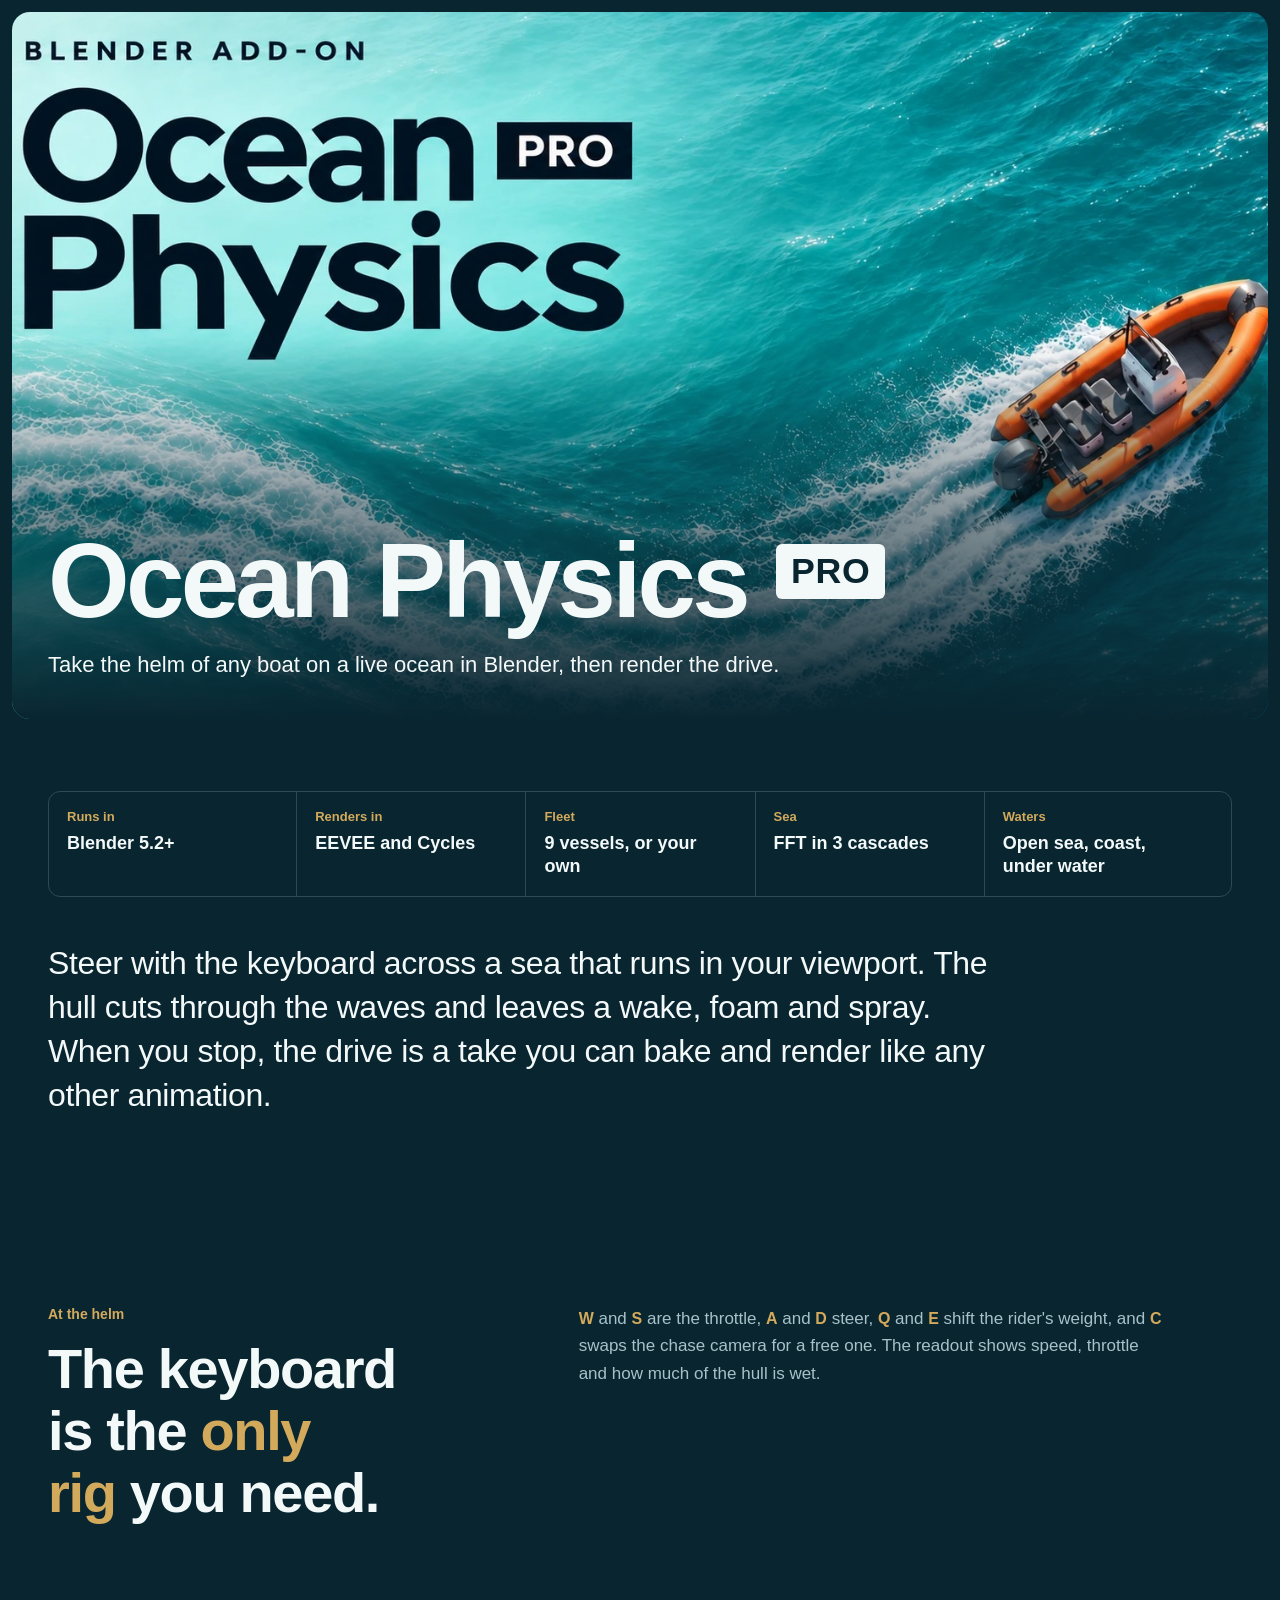
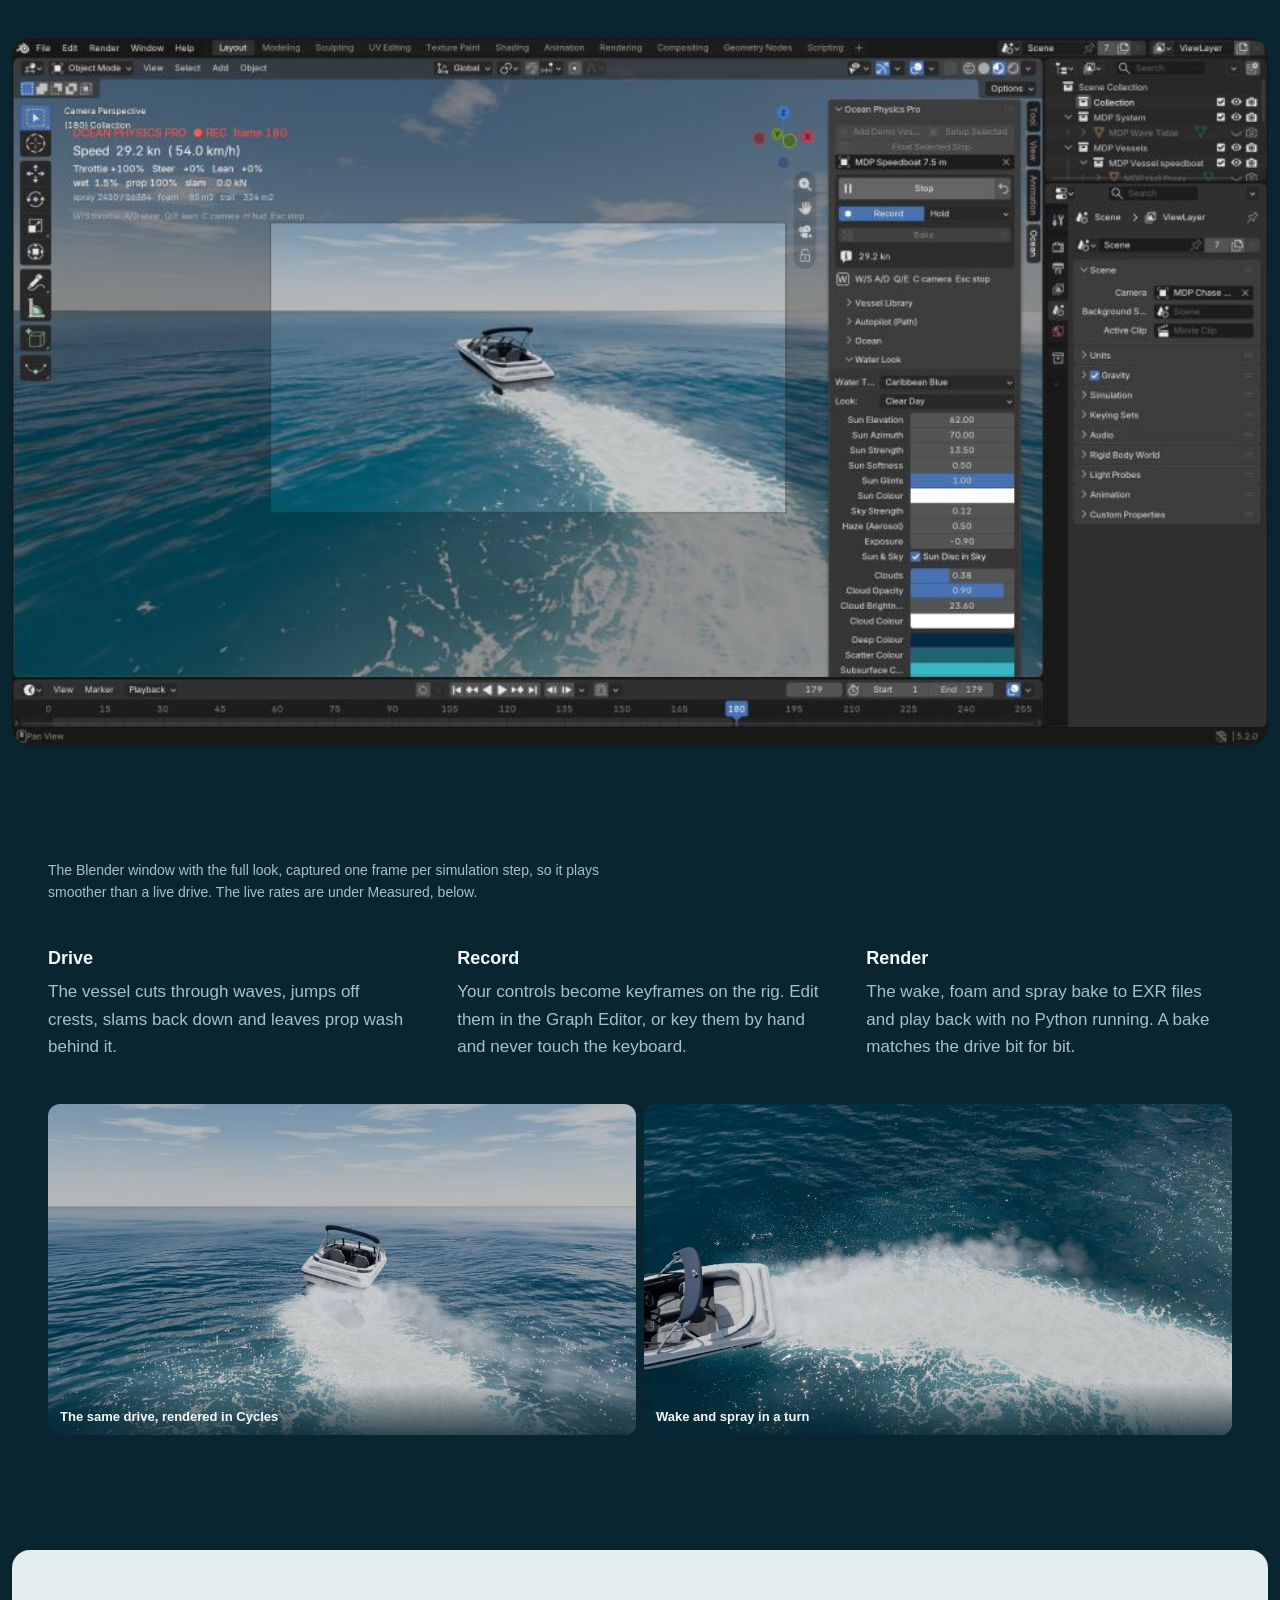
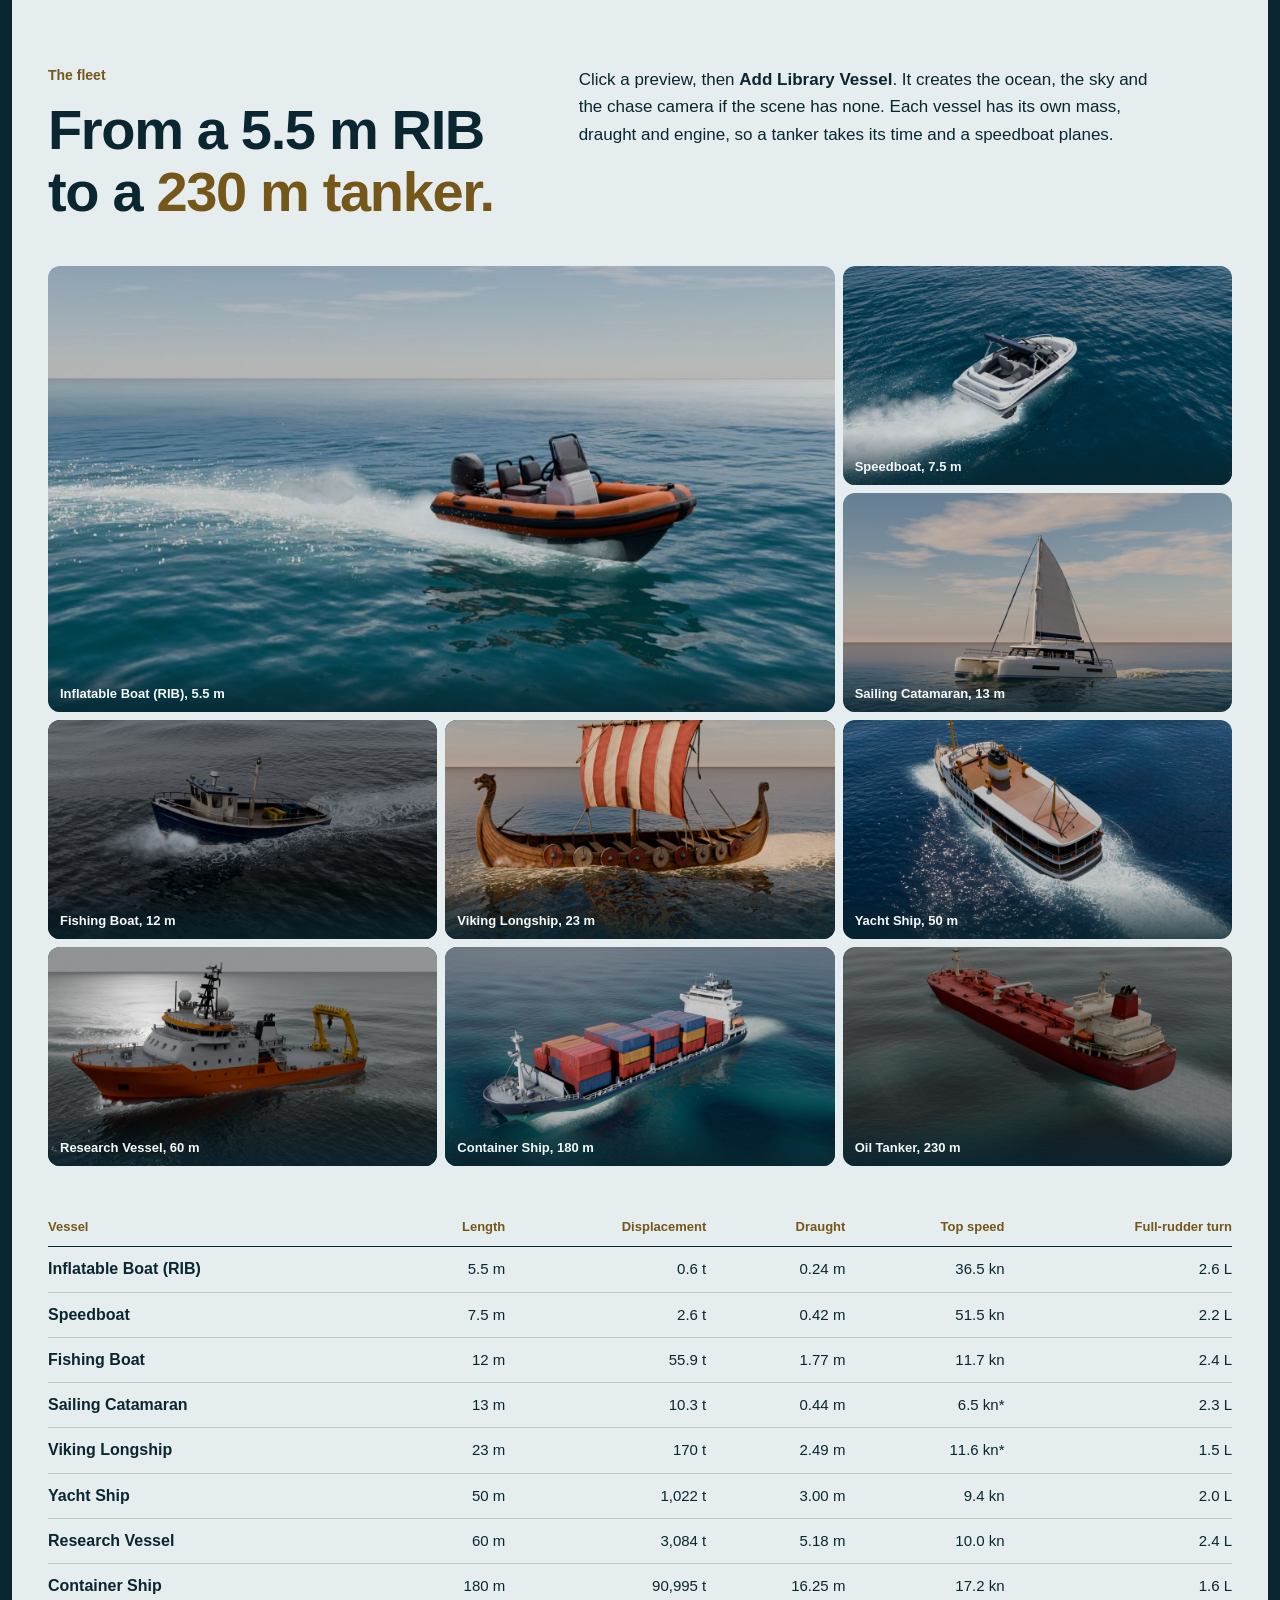
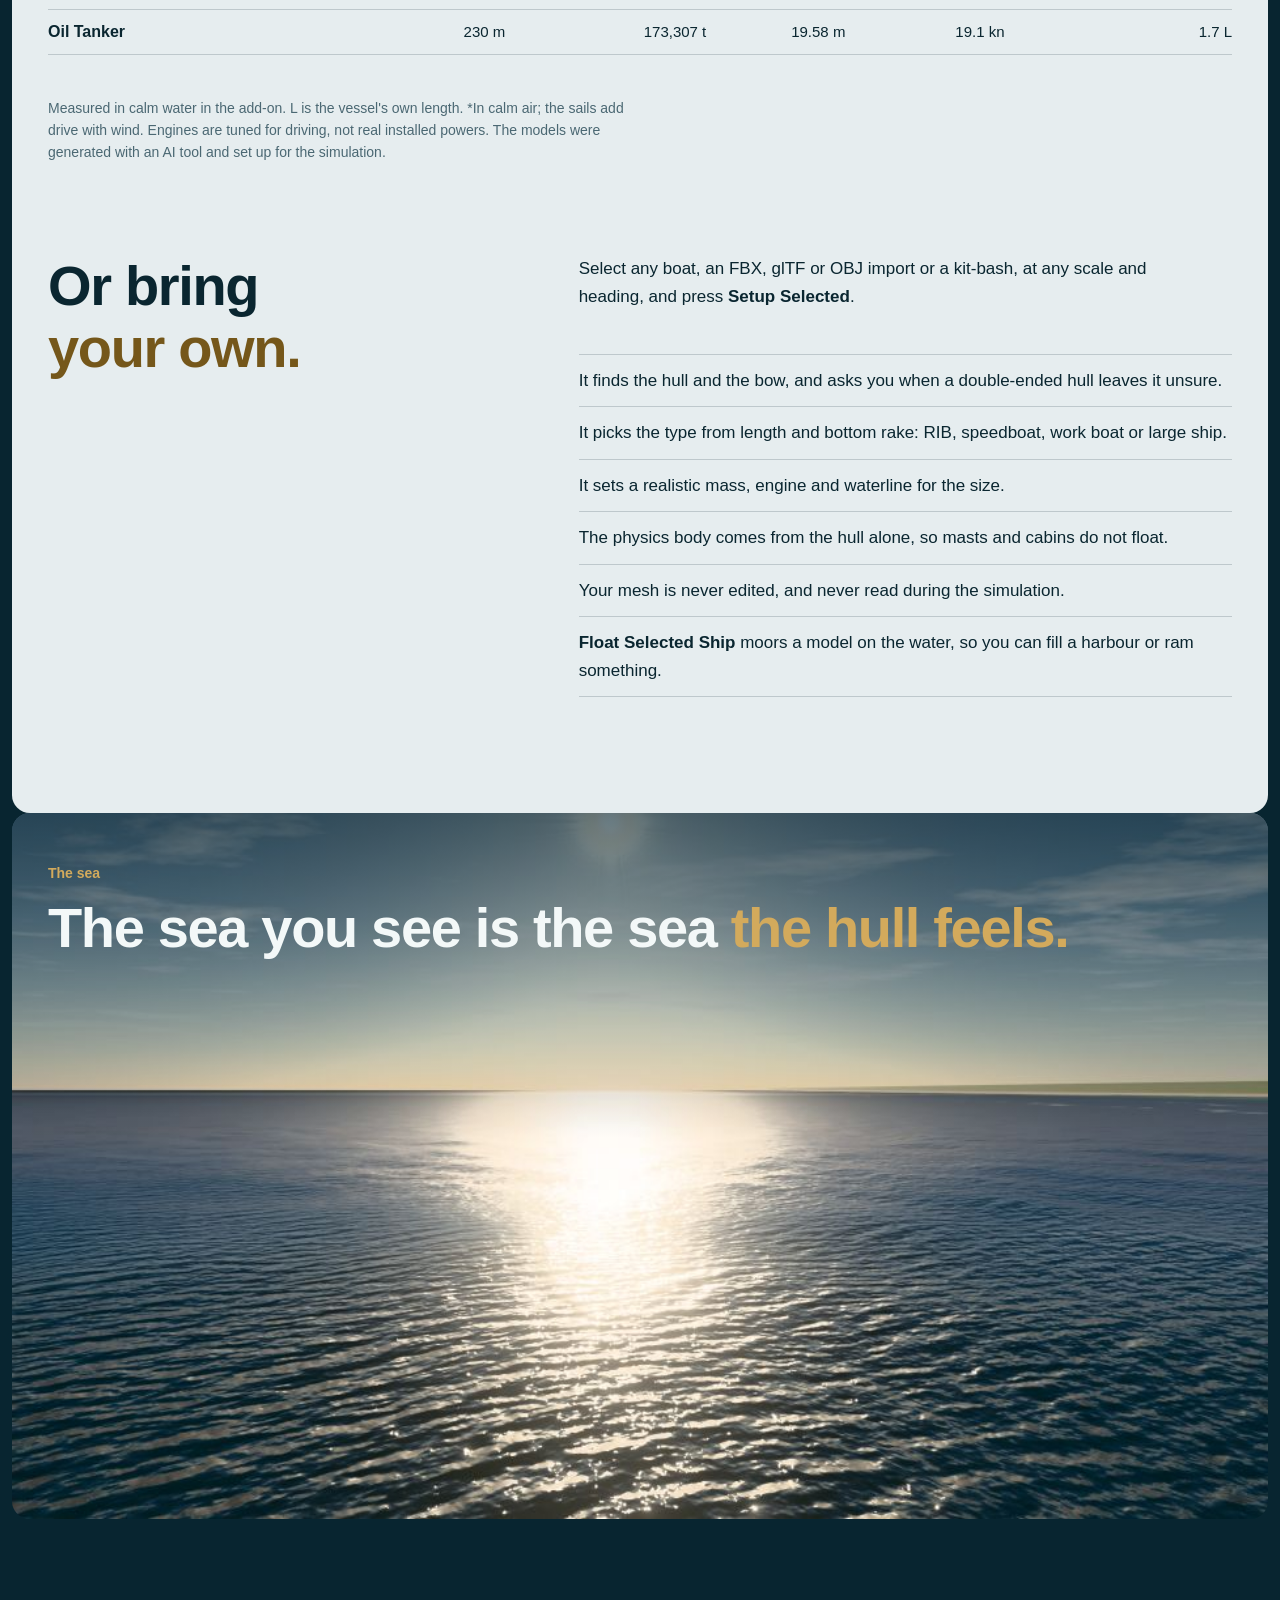
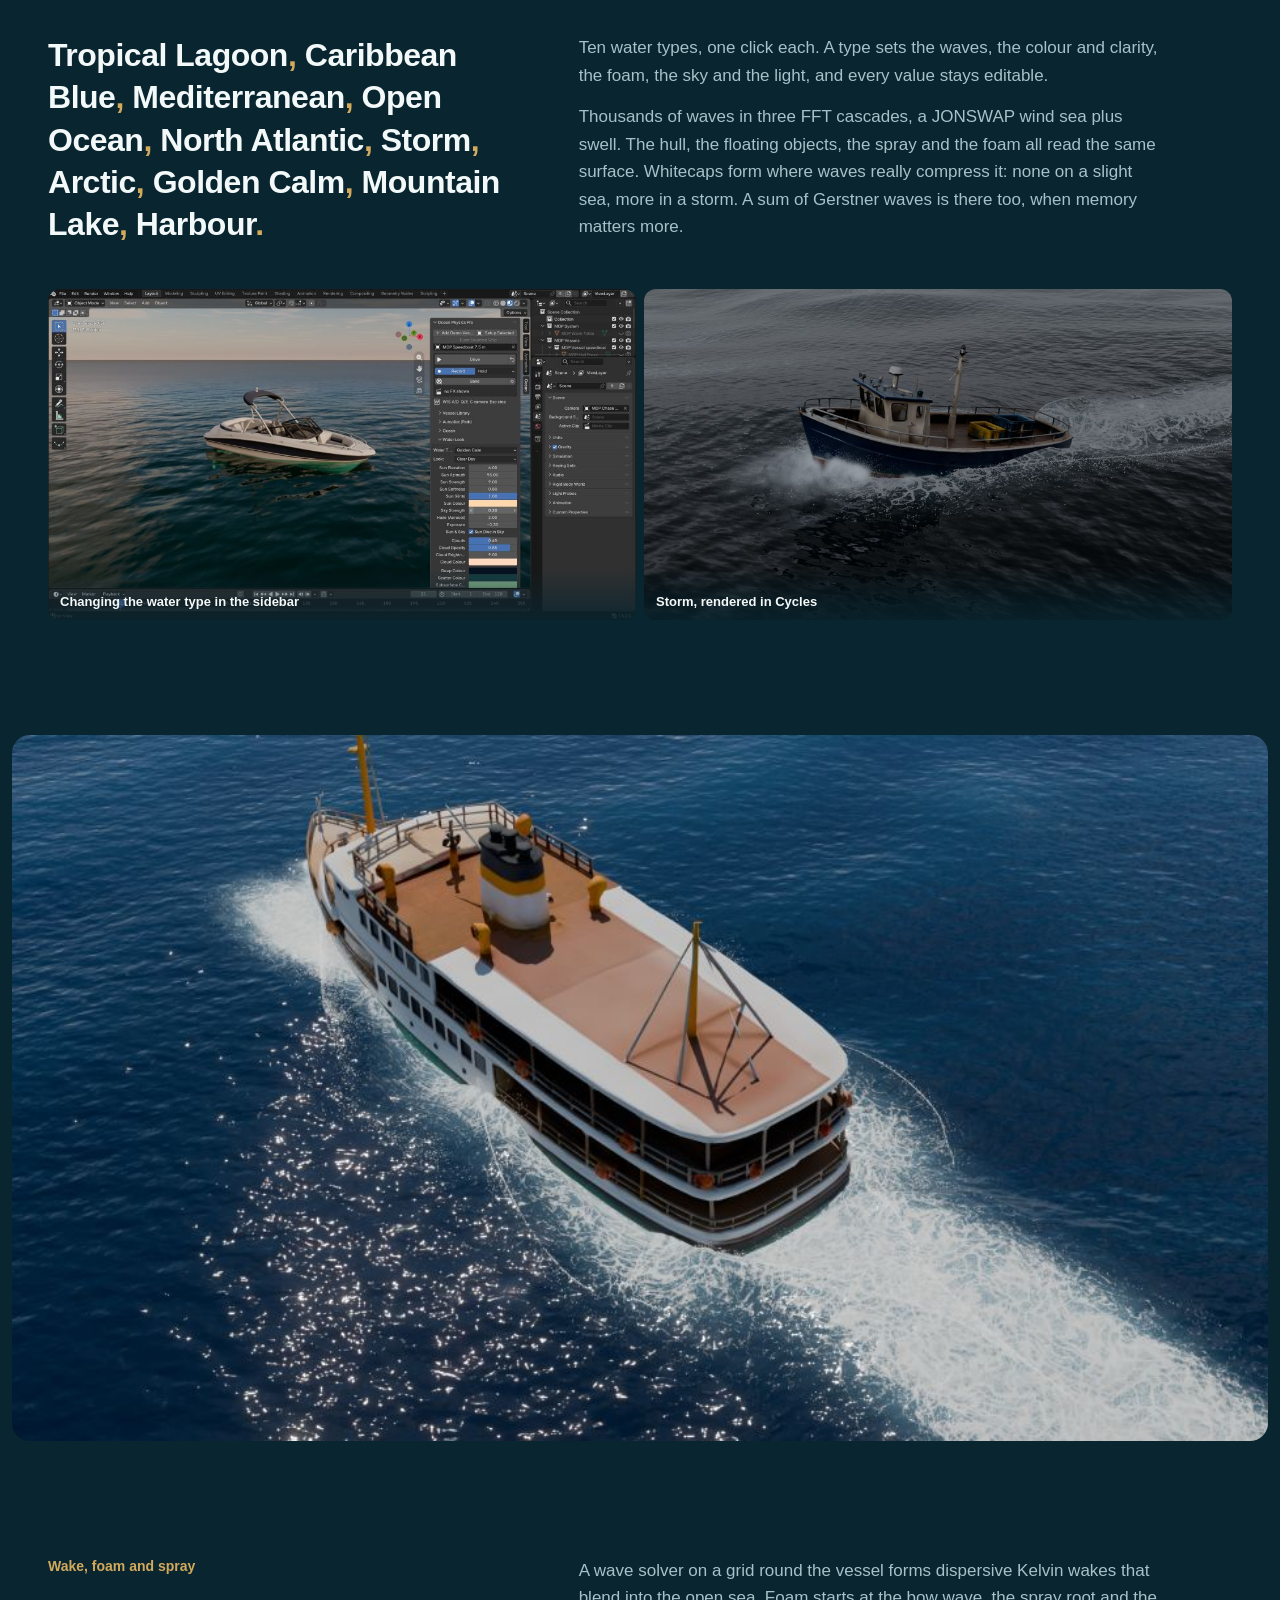
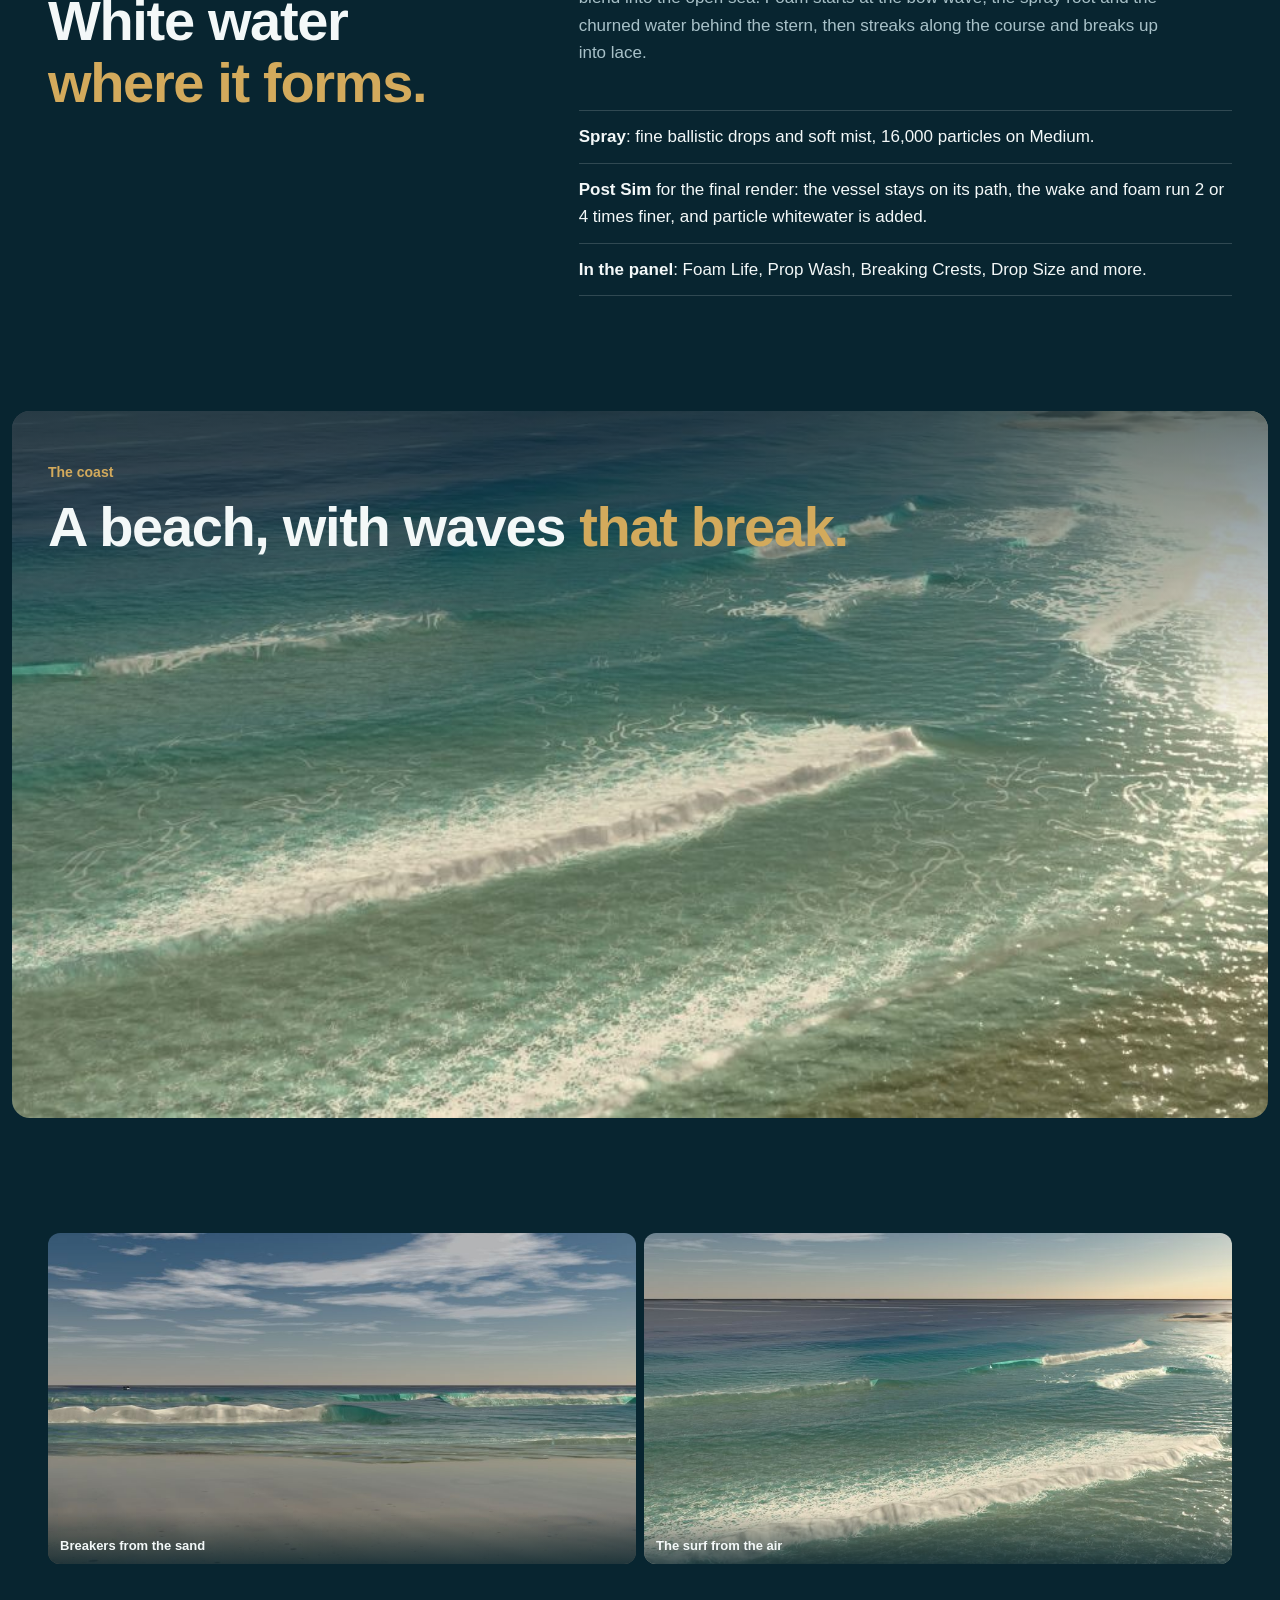
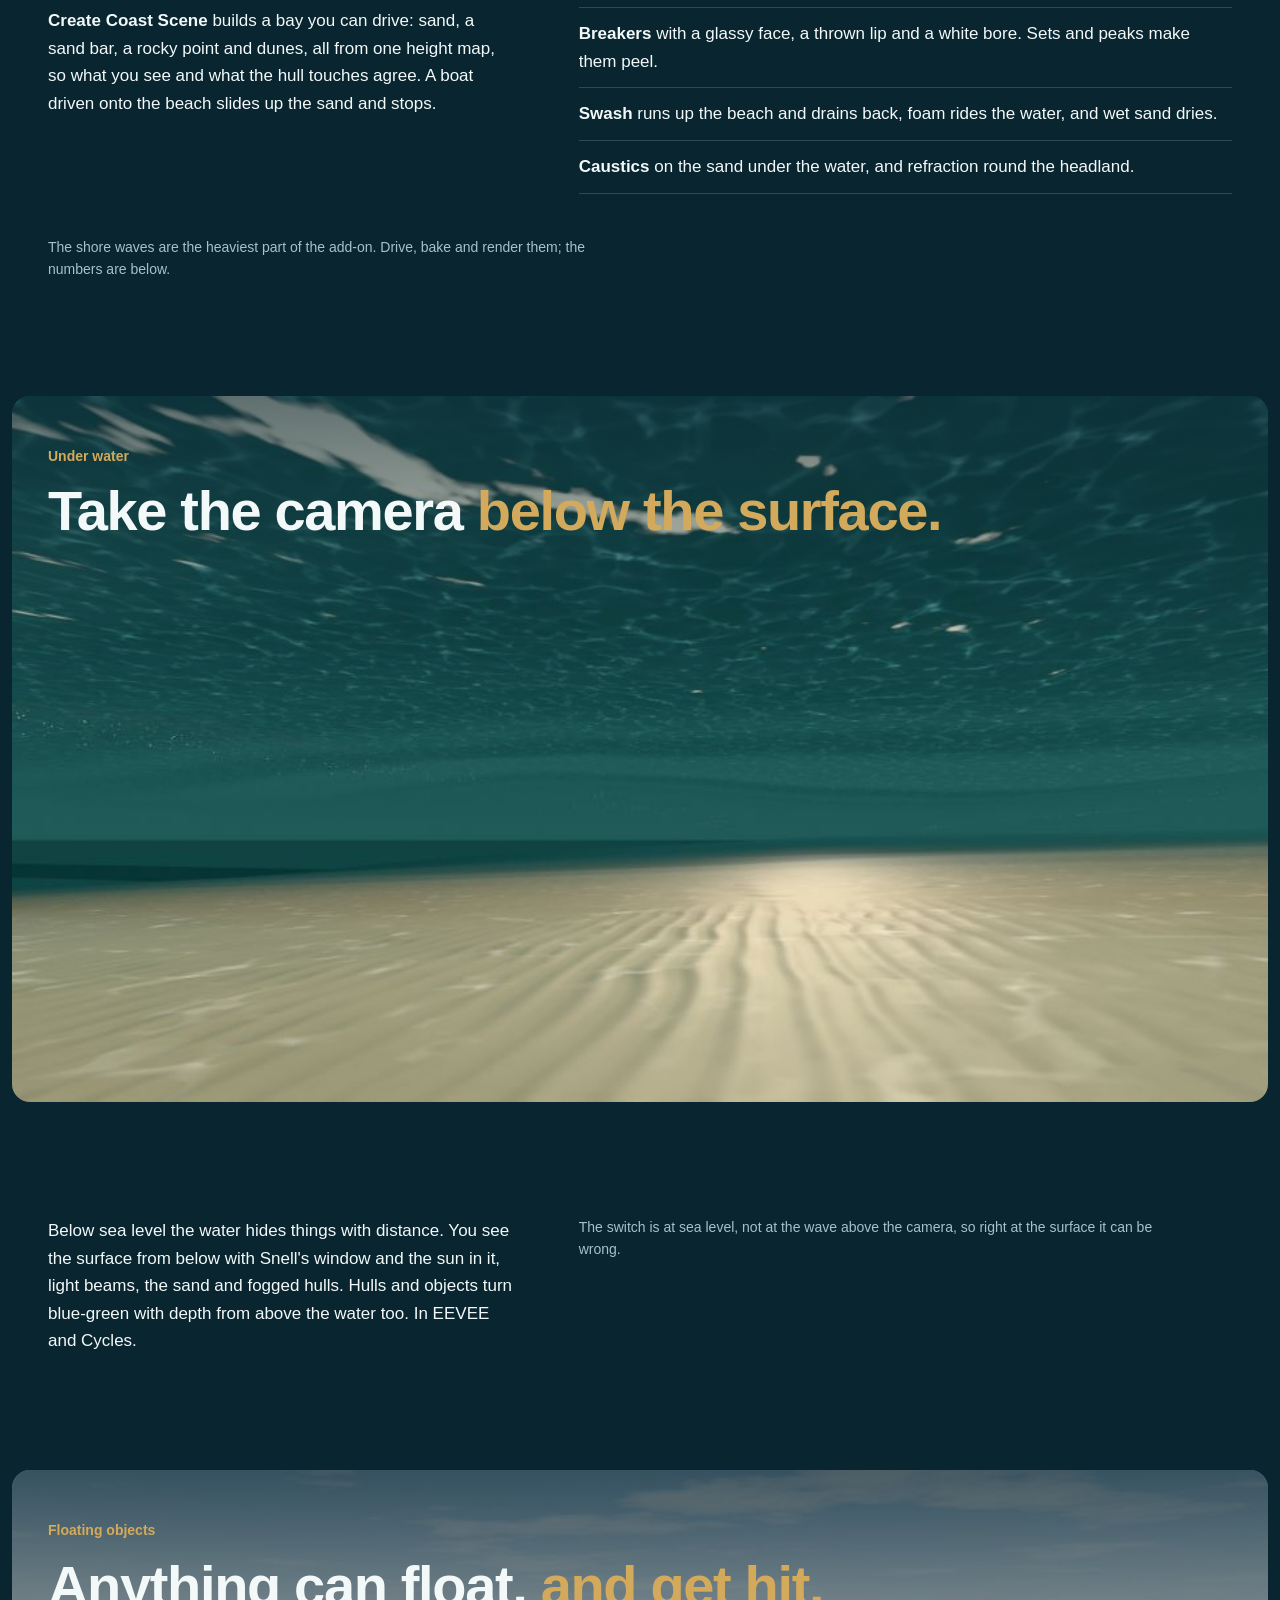
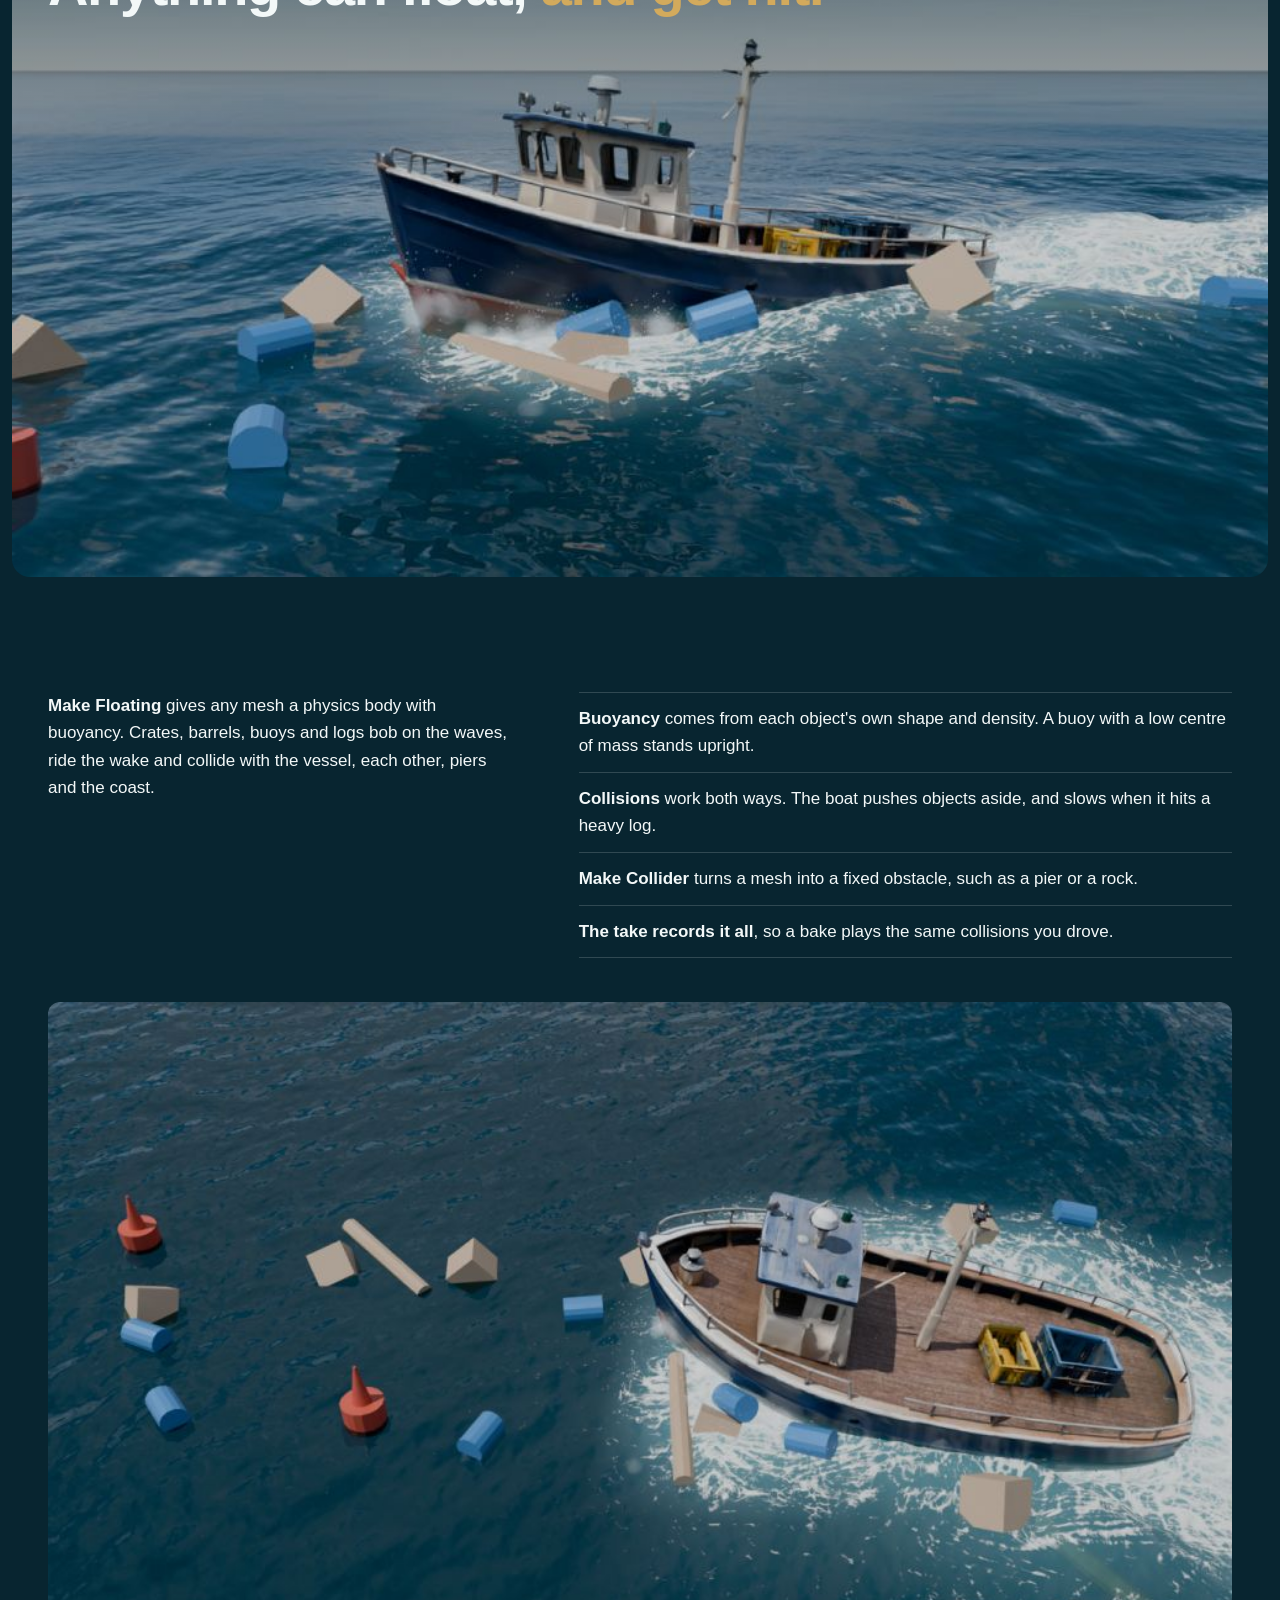
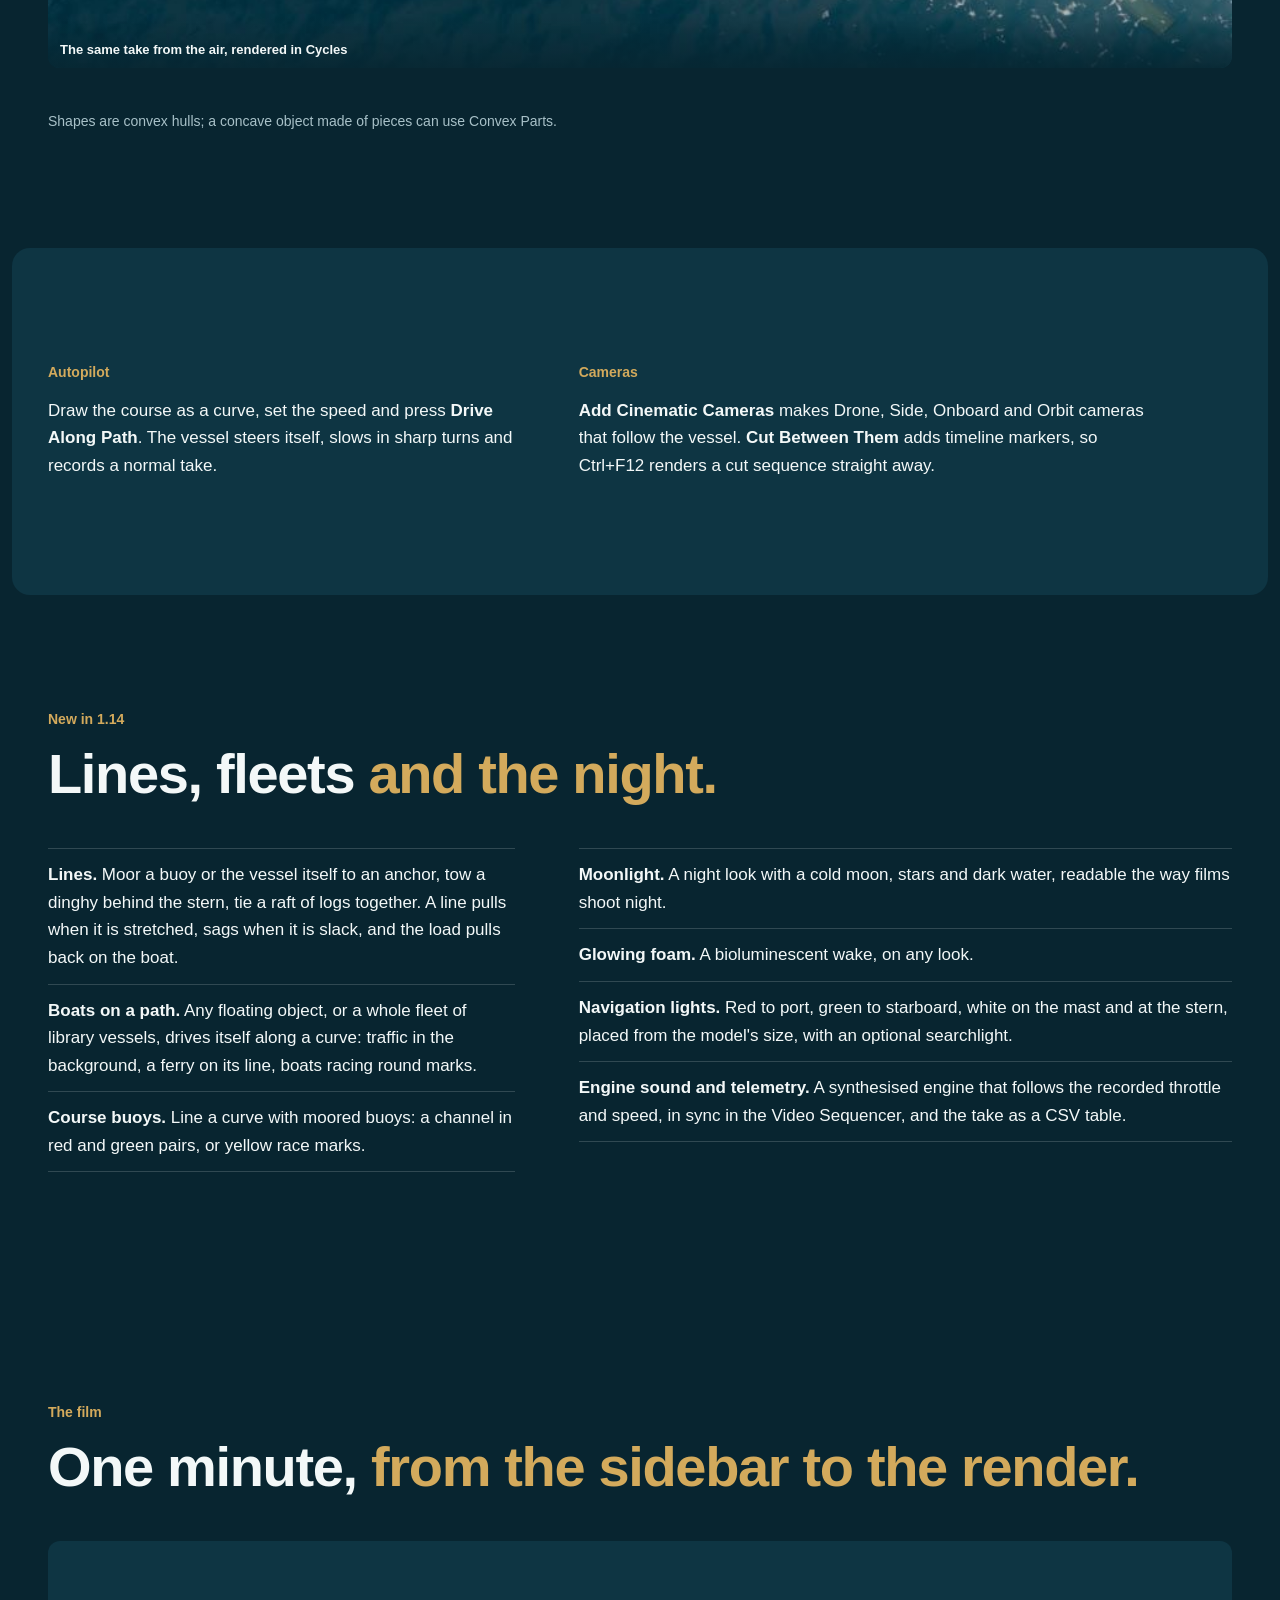
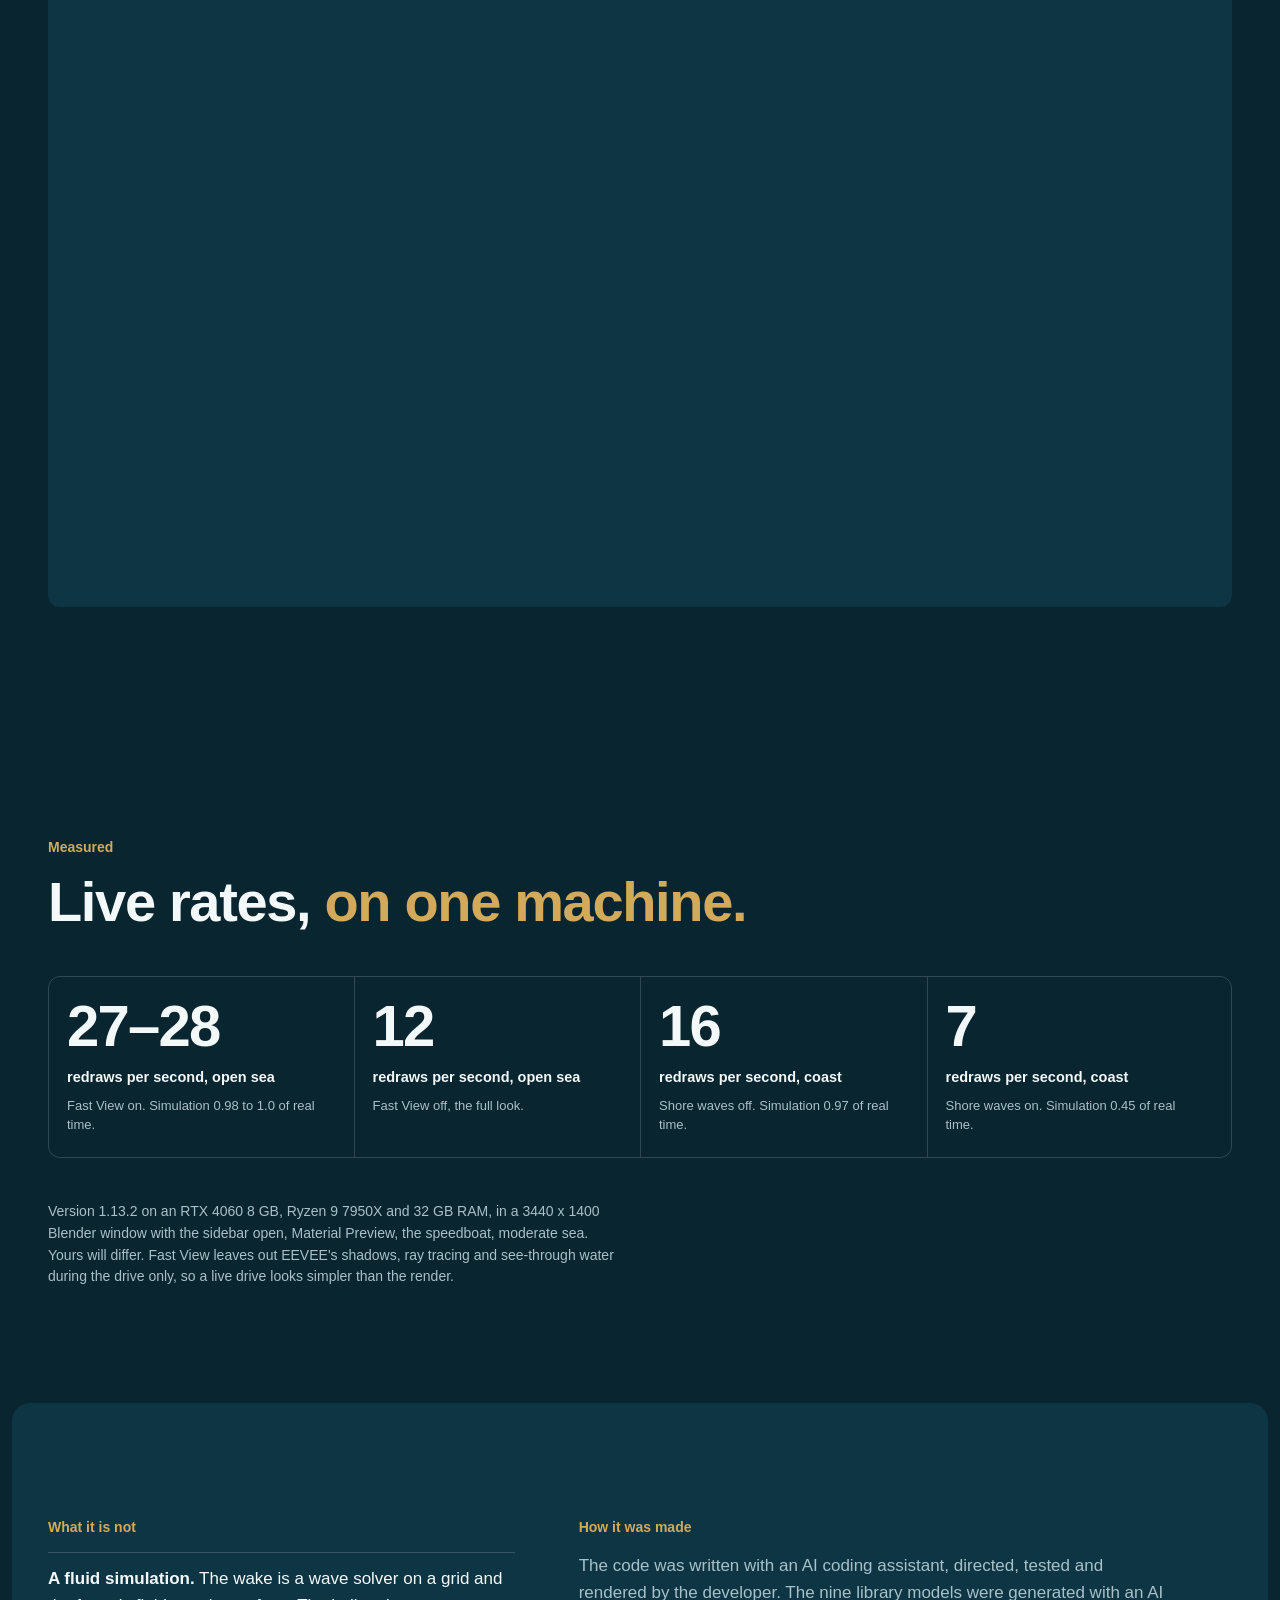
<file: index.html>
<!doctype html>
<html lang="en">
<head>
<meta charset="utf-8">
<meta name="viewport" content="width=device-width, initial-scale=1, viewport-fit=cover">
<title>Ocean Physics Pro</title>
<meta name="description" content="Drive boats and ships with the keyboard on a real-time ocean in Blender. Wake, foam and spray, nine ready vessels or your own model, shore waves, under water. Record, bake and render in EEVEE or Cycles.">
<meta property="og:title" content="Ocean Physics Pro for Blender">
<meta property="og:description" content="Drive boats and ships on a real-time ocean. Record the drive, bake it and render it in EEVEE or Cycles.">
<meta property="og:image" content="https://blenderprocedural.github.io/ocean-physics-pro/images/cover.jpg">
<link rel="icon" href="images/icon.png">
<link rel="stylesheet" href="assets/style.css?v=10">
</head>
<body>

<header class="hero">
  <video data-src="media/rib.mp4" poster="images/cover.jpg" muted loop playsinline preload="none" width="1280" height="720" aria-label="An orange RIB at speed on the open sea, with its wake behind it"></video>
  <div class="hero-copy">
    <div class="wrap">
      <h1>Ocean Physics <em>Pro</em></h1>
      <p class="hero-line">Take the helm of any boat on a live ocean in Blender, then render the drive.</p>
    </div>
  </div>
</header>

<section class="band tight">
  <div class="wrap stack">
    <dl class="plate">
      <div><dt>Runs in</dt><dd>Blender 5.2+</dd></div>
      <div><dt>Renders in</dt><dd>EEVEE and Cycles</dd></div>
      <div><dt>Fleet</dt><dd>9 vessels, or your own</dd></div>
      <div><dt>Sea</dt><dd>FFT in 3 cascades</dd></div>
      <div><dt>Waters</dt><dd>Open sea, coast, under water</dd></div>
    </dl>
    <p class="statement">Steer with the keyboard across a sea that runs in your viewport. The hull cuts through the waves and leaves a wake, foam and spray. When you stop, the drive is a take you can bake and render like any other animation.</p>
  </div>
</section>

<section class="band">
  <div class="wrap two">
    <div>
      <p class="label">At the helm</p>
      <h2>The keyboard is the <em>only rig</em> you need.</h2>
    </div>
    <div class="prose quiet">
      <p><kbd>W</kbd> and <kbd>S</kbd> are the throttle, <kbd>A</kbd> and <kbd>D</kbd> steer, <kbd>Q</kbd> and <kbd>E</kbd> shift the rider's weight, and <kbd>C</kbd> swaps the chase camera for a free one. The readout shows speed, throttle and how much of the hull is wet.</p>
    </div>
  </div>
</section>
<div class="bleed">
  <video data-src="media/ui-drive.mp4" poster="media/ui-drive.jpg" muted loop playsinline preload="none" width="1600" height="900" aria-label="Driving a speedboat in the Blender viewport with the Ocean Physics Pro sidebar and the speed readout"></video>
</div>
<section class="band">
  <div class="wrap stack">
    <p class="note">The Blender window with the full look, captured one frame per simulation step, so it plays smoother than a live drive. The live rates are under Measured, below.</p>
    <div class="three">
      <div><h3>Drive</h3><p class="quiet">The vessel cuts through waves, jumps off crests, slams back down and leaves prop wash behind it.</p></div>
      <div><h3>Record</h3><p class="quiet">Your controls become keyframes on the rig. Edit them in the Graph Editor, or key them by hand and never touch the keyboard.</p></div>
      <div><h3>Render</h3><p class="quiet">The wake, foam and spray bake to EXR files and play back with no Python running. A bake matches the drive bit for bit.</p></div>
    </div>
    <div class="pair">
      <figure class="shot"><video data-src="media/drive.mp4" poster="media/drive.jpg" muted loop playsinline preload="none" width="1280" height="720" aria-label="The same drive rendered in Cycles"></video><figcaption>The same drive, rendered in Cycles</figcaption></figure>
      <figure class="shot"><video data-src="media/wake.mp4" poster="media/wake.jpg" muted loop playsinline preload="none" width="1280" height="720" aria-label="The wake and spray behind a speedboat in a turn"></video><figcaption>Wake and spray in a turn</figcaption></figure>
    </div>
  </div>
</section>

<section class="band paper">
  <div class="wrap stack">
    <div class="two">
      <div>
        <p class="label">The fleet</p>
        <h2>From a 5.5&nbsp;m RIB to a <em>230&nbsp;m tanker.</em></h2>
      </div>
      <div class="prose">
        <p>Click a preview, then <b>Add Library Vessel</b>. It creates the ocean, the sky and the chase camera if the scene has none. Each vessel has its own mass, draught and engine, so a tanker takes its time and a speedboat planes.</p>
      </div>
    </div>
    <div class="fleet">
      <figure class="shot lead-shot"><video data-src="media/rib.mp4" poster="media/rib.jpg" muted loop playsinline preload="none" width="1280" height="720" aria-label="The inflatable boat at speed"></video><figcaption>Inflatable Boat (RIB), 5.5 m</figcaption></figure>
      <figure class="shot"><video data-src="media/run.mp4" poster="media/run.jpg" muted loop playsinline preload="none" width="1280" height="720" aria-label="The speedboat at full speed, seen from above"></video><figcaption>Speedboat, 7.5 m</figcaption></figure>
      <figure class="shot"><img src="images/vessel-catamaran.jpg" alt="The sailing catamaran at sunset" loading="lazy" width="960" height="540"><figcaption>Sailing Catamaran, 13 m</figcaption></figure>
      <figure class="shot"><video data-src="media/storm.mp4" poster="media/storm.jpg" muted loop playsinline preload="none" width="1280" height="720" aria-label="The fishing boat in a storm sea"></video><figcaption>Fishing Boat, 12 m</figcaption></figure>
      <figure class="shot"><img src="images/vessel-longship.jpg" alt="The Viking longship under sail" loading="lazy" width="960" height="540"><figcaption>Viking Longship, 23 m</figcaption></figure>
      <figure class="shot"><video data-src="media/ferry.mp4" poster="media/ferry.jpg" muted loop playsinline preload="none" width="1280" height="720" aria-label="The yacht ship from the air with its wake"></video><figcaption>Yacht Ship, 50 m</figcaption></figure>
      <figure class="shot"><img src="images/vessel-research.jpg" alt="The research vessel under way" loading="lazy" width="960" height="540"><figcaption>Research Vessel, 60 m</figcaption></figure>
      <figure class="shot"><img src="images/vessel-container.jpg" alt="The container ship from the air" loading="lazy" width="960" height="540"><figcaption>Container Ship, 180 m</figcaption></figure>
      <figure class="shot"><img src="images/vessel-tanker.jpg" alt="The oil tanker from the air" loading="lazy" width="960" height="540"><figcaption>Oil Tanker, 230 m</figcaption></figure>
    </div>
    <div class="register-wrap">
      <table class="register">
        <tr><th>Vessel</th><th>Length</th><th>Displacement</th><th>Draught</th><th>Top speed</th><th>Full-rudder turn</th></tr>
        <tr><td>Inflatable Boat (RIB)</td><td>5.5 m</td><td>0.6 t</td><td>0.24 m</td><td>36.5 kn</td><td>2.6 L</td></tr>
        <tr><td>Speedboat</td><td>7.5 m</td><td>2.6 t</td><td>0.42 m</td><td>51.5 kn</td><td>2.2 L</td></tr>
        <tr><td>Fishing Boat</td><td>12 m</td><td>55.9 t</td><td>1.77 m</td><td>11.7 kn</td><td>2.4 L</td></tr>
        <tr><td>Sailing Catamaran</td><td>13 m</td><td>10.3 t</td><td>0.44 m</td><td>6.5 kn*</td><td>2.3 L</td></tr>
        <tr><td>Viking Longship</td><td>23 m</td><td>170 t</td><td>2.49 m</td><td>11.6 kn*</td><td>1.5 L</td></tr>
        <tr><td>Yacht Ship</td><td>50 m</td><td>1,022 t</td><td>3.00 m</td><td>9.4 kn</td><td>2.0 L</td></tr>
        <tr><td>Research Vessel</td><td>60 m</td><td>3,084 t</td><td>5.18 m</td><td>10.0 kn</td><td>2.4 L</td></tr>
        <tr><td>Container Ship</td><td>180 m</td><td>90,995 t</td><td>16.25 m</td><td>17.2 kn</td><td>1.6 L</td></tr>
        <tr><td>Oil Tanker</td><td>230 m</td><td>173,307 t</td><td>19.58 m</td><td>19.1 kn</td><td>1.7 L</td></tr>
      </table>
    </div>
    <p class="note">Measured in calm water in the add-on. L is the vessel's own length. *In calm air; the sails add drive with wind. Engines are tuned for driving, not real installed powers. The models were generated with an AI tool and set up for the simulation.</p>
    <div class="two after">
      <div>
        <h2>Or bring <em>your own.</em></h2>
      </div>
      <div class="stack">
        <p class="prose">Select any boat, an FBX, glTF or OBJ import or a kit-bash, at any scale and heading, and press <b>Setup Selected</b>.</p>
        <ul class="rows">
          <li>It finds the hull and the bow, and asks you when a double-ended hull leaves it unsure.</li>
          <li>It picks the type from length and bottom rake: RIB, speedboat, work boat or large ship.</li>
          <li>It sets a realistic mass, engine and waterline for the size.</li>
          <li>The physics body comes from the hull alone, so masts and cabins do not float.</li>
          <li>Your mesh is never edited, and never read during the simulation.</li>
          <li><b>Float Selected Ship</b> moors a model on the water, so you can fill a harbour or ram something.</li>
        </ul>
      </div>
    </div>
  </div>
</section>

<div class="bleed over">
  <video data-src="media/sunset.mp4" poster="media/sunset.jpg" muted loop playsinline preload="none" width="1280" height="720" aria-label="A low sun over the open sea and its glitter path"></video>
  <div class="over-copy"><div class="wrap">
    <p class="label">The sea</p>
    <h2>The sea you see is the sea <em>the hull feels.</em></h2>
  </div></div>
</div>
<section class="band">
  <div class="wrap stack">
    <div class="two">
      <p class="waters">Tropical Lagoon<span>,</span> Caribbean Blue<span>,</span> Mediterranean<span>,</span> Open Ocean<span>,</span> North Atlantic<span>,</span> Storm<span>,</span> Arctic<span>,</span> Golden Calm<span>,</span> Mountain Lake<span>,</span> Harbour<span>.</span></p>
      <div class="prose quiet">
        <p>Ten water types, one click each. A type sets the waves, the colour and clarity, the foam, the sky and the light, and every value stays editable.</p>
        <p>Thousands of waves in three FFT cascades, a JONSWAP wind sea plus swell. The hull, the floating objects, the spray and the foam all read the same surface. Whitecaps form where waves really compress it: none on a slight sea, more in a storm. A sum of Gerstner waves is there too, when memory matters more.</p>
      </div>
    </div>
    <div class="pair">
      <figure class="shot"><video data-src="media/ui-looks.mp4" poster="media/ui-looks.jpg" muted loop playsinline preload="none" width="1600" height="900" aria-label="Changing the water type in the sidebar"></video><figcaption>Changing the water type in the sidebar</figcaption></figure>
      <figure class="shot"><video data-src="media/storm.mp4" poster="media/storm.jpg" muted loop playsinline preload="none" width="1280" height="720" aria-label="A fishing boat pushing through a storm sea"></video><figcaption>Storm, rendered in Cycles</figcaption></figure>
    </div>
  </div>
</section>

<div class="bleed">
  <video data-src="media/ferry.mp4" poster="media/ferry.jpg" muted loop playsinline preload="none" width="1280" height="720" aria-label="A passenger ship from the air with its wake and the sun on the water"></video>
</div>
<section class="band">
  <div class="wrap two">
    <div>
      <p class="label">Wake, foam and spray</p>
      <h2>White water <em>where it forms.</em></h2>
    </div>
    <div class="stack">
      <p class="prose quiet">A wave solver on a grid round the vessel forms dispersive Kelvin wakes that blend into the open sea. Foam starts at the bow wave, the spray root and the churned water behind the stern, then streaks along the course and breaks up into lace.</p>
      <ul class="rows">
        <li><b>Spray</b>: fine ballistic drops and soft mist, 16,000 particles on Medium.</li>
        <li><b>Post Sim</b> for the final render: the vessel stays on its path, the wake and foam run 2 or 4 times finer, and particle whitewater is added.</li>
        <li><b>In the panel</b>: Foam Life, Prop Wash, Breaking Crests, Drop Size and more.</li>
      </ul>
    </div>
  </div>
</section>

<div class="bleed over">
  <video data-src="media/surf.mp4" poster="media/surf.jpg" muted loop playsinline preload="none" width="1280" height="720" aria-label="Waves breaking towards a beach, with the sun on the water"></video>
  <div class="over-copy"><div class="wrap">
    <p class="label">The coast</p>
    <h2>A beach, with waves <em>that break.</em></h2>
  </div></div>
</div>
<section class="band">
  <div class="wrap stack">
    <div class="pair">
      <figure class="shot"><video data-src="media/breakers.mp4" poster="media/breakers.jpg" muted loop playsinline preload="none" width="1280" height="720" aria-label="Waves breaking in front of a beach, seen from the sand"></video><figcaption>Breakers from the sand</figcaption></figure>
      <figure class="shot"><video data-src="media/shore.mp4" poster="media/shore.jpg" muted loop playsinline preload="none" width="1280" height="720" aria-label="The surf and its foam from the air"></video><figcaption>The surf from the air</figcaption></figure>
    </div>
    <div class="two">
      <p class="prose"><b>Create Coast Scene</b> builds a bay you can drive: sand, a sand bar, a rocky point and dunes, all from one height map, so what you see and what the hull touches agree. A boat driven onto the beach slides up the sand and stops.</p>
      <ul class="rows">
        <li><b>Breakers</b> with a glassy face, a thrown lip and a white bore. Sets and peaks make them peel.</li>
        <li><b>Swash</b> runs up the beach and drains back, foam rides the water, and wet sand dries.</li>
        <li><b>Caustics</b> on the sand under the water, and refraction round the headland.</li>
      </ul>
    </div>
    <p class="note">The shore waves are the heaviest part of the add-on. Drive, bake and render them; the numbers are below.</p>
  </div>
</section>

<div class="bleed over">
  <video data-src="media/under.mp4" poster="media/under.jpg" muted loop playsinline preload="none" width="1280" height="720" aria-label="The surface and the sand seen from under water"></video>
  <div class="over-copy"><div class="wrap">
    <p class="label">Under water</p>
    <h2>Take the camera <em>below the surface.</em></h2>
  </div></div>
</div>
<section class="band">
  <div class="wrap two">
    <p class="prose">Below sea level the water hides things with distance. You see the surface from below with Snell's window and the sun in it, light beams, the sand and fogged hulls. Hulls and objects turn blue-green with depth from above the water too. In EEVEE and Cycles.</p>
    <p class="note">The switch is at sea level, not at the wave above the camera, so right at the surface it can be wrong.</p>
  </div>
</section>

<div class="bleed over">
  <video data-src="media/floating-side.mp4" poster="media/floating-side.jpg" muted loop playsinline preload="none" width="1280" height="720" aria-label="A fishing boat pushing through floating crates, barrels, buoys and logs, which bob on the waves and bounce off its hull"></video>
  <div class="over-copy"><div class="wrap">
    <p class="label">Floating objects</p>
    <h2>Anything can float, <em>and get hit.</em></h2>
  </div></div>
</div>
<section class="band">
  <div class="wrap stack">
    <div class="two">
      <p class="prose"><b>Make Floating</b> gives any mesh a physics body with buoyancy. Crates, barrels, buoys and logs bob on the waves, ride the wake and collide with the vessel, each other, piers and the coast.</p>
      <ul class="rows">
        <li><b>Buoyancy</b> comes from each object's own shape and density. A buoy with a low centre of mass stands upright.</li>
        <li><b>Collisions</b> work both ways. The boat pushes objects aside, and slows when it hits a heavy log.</li>
        <li><b>Make Collider</b> turns a mesh into a fixed obstacle, such as a pier or a rock.</li>
        <li><b>The take records it all</b>, so a bake plays the same collisions you drove.</li>
      </ul>
    </div>
    <figure class="shot"><video data-src="media/floating-air.mp4" poster="media/floating-air.jpg" muted loop playsinline preload="none" width="1280" height="720" aria-label="The same boat from above, shoving floating objects out of its way"></video><figcaption>The same take from the air, rendered in Cycles</figcaption></figure>
    <p class="note">Shapes are convex hulls; a concave object made of pieces can use Convex Parts.</p>
  </div>
</section>

<section class="band raised">
  <div class="wrap two">
    <div>
      <p class="label">Autopilot</p>
      <p class="prose">Draw the course as a curve, set the speed and press <b>Drive Along Path</b>. The vessel steers itself, slows in sharp turns and records a normal take.</p>
    </div>
    <div>
      <p class="label">Cameras</p>
      <p class="prose"><b>Add Cinematic Cameras</b> makes Drone, Side, Onboard and Orbit cameras that follow the vessel. <b>Cut Between Them</b> adds timeline markers, so Ctrl+F12 renders a cut sequence straight away.</p>
    </div>
  </div>
</section>

<section class="band">
  <div class="wrap stack">
    <div>
      <p class="label">New in 1.14</p>
      <h2>Lines, fleets <em>and the night.</em></h2>
    </div>
    <div class="two">
      <ul class="rows">
        <li><b>Lines.</b> Moor a buoy or the vessel itself to an anchor, tow a dinghy behind the stern, tie a raft of logs together. A line pulls when it is stretched, sags when it is slack, and the load pulls back on the boat.</li>
        <li><b>Boats on a path.</b> Any floating object, or a whole fleet of library vessels, drives itself along a curve: traffic in the background, a ferry on its line, boats racing round marks.</li>
        <li><b>Course buoys.</b> Line a curve with moored buoys: a channel in red and green pairs, or yellow race marks.</li>
      </ul>
      <ul class="rows">
        <li><b>Moonlight.</b> A night look with a cold moon, stars and dark water, readable the way films shoot night.</li>
        <li><b>Glowing foam.</b> A bioluminescent wake, on any look.</li>
        <li><b>Navigation lights.</b> Red to port, green to starboard, white on the mast and at the stern, placed from the model's size, with an optional searchlight.</li>
        <li><b>Engine sound and telemetry.</b> A synthesised engine that follows the recorded throttle and speed, in sync in the Video Sequencer, and the take as a CSV table.</li>
      </ul>
    </div>
  </div>
</section>

<section class="band">
  <div class="wrap stack">
    <div>
      <p class="label">The film</p>
      <h2>One minute, <em>from the sidebar to the render.</em></h2>
    </div>
    <div class="film">
      <iframe src="https://www.youtube-nocookie.com/embed/JTYu_xnkdEs?rel=0" title="Ocean Physics Pro promo video"
              allow="accelerometer; autoplay; clipboard-write; encrypted-media; gyroscope; picture-in-picture; web-share"
              referrerpolicy="strict-origin-when-cross-origin" allowfullscreen loading="lazy"></iframe>
    </div>
  </div>
</section>

<section class="band" id="measured">
  <div class="wrap stack">
    <div>
      <p class="label">Measured</p>
      <h2>Live rates, <em>on one machine.</em></h2>
    </div>
    <dl class="gauges">
      <div><dd>27&ndash;28</dd><dt>redraws per second, open sea</dt><small>Fast View on. Simulation 0.98 to 1.0 of real time.</small></div>
      <div><dd>12</dd><dt>redraws per second, open sea</dt><small>Fast View off, the full look.</small></div>
      <div><dd>16</dd><dt>redraws per second, coast</dt><small>Shore waves off. Simulation 0.97 of real time.</small></div>
      <div><dd>7</dd><dt>redraws per second, coast</dt><small>Shore waves on. Simulation 0.45 of real time.</small></div>
    </dl>
    <p class="note">Version 1.13.2 on an RTX 4060 8 GB, Ryzen 9 7950X and 32 GB RAM, in a 3440 x 1400 Blender window with the sidebar open, Material Preview, the speedboat, moderate sea. Yours will differ. Fast View leaves out EEVEE's shadows, ray tracing and see-through water during the drive only, so a live drive looks simpler than the render.</p>
  </div>
</section>

<section class="band raised">
  <div class="wrap two">
    <div>
      <p class="label">What it is not</p>
      <ul class="rows">
        <li><b>A fluid simulation.</b> The wake is a wave solver on a grid and the foam is fields on the surface. The hull makes no overturning water or 3D splash volume.</li>
        <li><b>A fleet simulator.</b> One vessel is simulated at a time, plus any number of floating objects and colliders.</li>
        <li><b>Self-contained in the .blend.</b> The FFT sea needs the add-on enabled after you reopen a file, and costs about 190 MB of memory.</li>
        <li><b>Tested everywhere.</b> It was tested on Blender 5.2 on Windows with an NVIDIA GPU, not on macOS or Linux.</li>
      </ul>
    </div>
    <div class="stack">
      <div>
        <p class="label">How it was made</p>
        <p class="prose quiet">The code was written with an AI coding assistant, directed, tested and rendered by the developer. The nine library models were generated with an AI tool and then set up for the simulation: hull bodies, mass, engines and names.</p>
      </div>
      <p class="prose quiet">The FFT sea, the shore waves, the surf foam, the caustics and the sand follow the method of <a href="https://github.com/dgreenheck/tidewater">Tidewater</a>, an open-source browser game by D. Greenheck, under its MIT licence. The notice comes with the add-on.</p>
      <p class="prose quiet">The code is GPL-3.0-or-later. You may use the library models in your own renders, animations and games, and may not resell or redistribute them as models on their own.</p>
    </div>
  </div>
</section>

<section class="band paper">
  <div class="wrap two">
    <div class="stack">
      <div>
        <p class="label">Getting started</p>
        <h2>On the water in <em>three steps.</em></h2>
      </div>
      <ol class="steps">
        <li><span><b>Edit &gt; Preferences &gt; Get Extensions &gt; Install from Disk</b>, and pick the zip.</span></li>
        <li><span>In the 3D Viewport press <kbd>N</kbd> and open the <b>Ocean</b> tab. Click <b>Create Demo Ocean</b>, then switch to Material Preview.</span></li>
        <li><span>Click <b>Drive</b> with the mouse over the viewport. <kbd>Esc</kbd> stops.</span></li>
      </ol>
      <p><a class="docs-link" href="docs.html">Read the full documentation</a></p>
    </div>
    <div>
      <p class="label">Questions</p>
      <details><summary>Do I need to know Geometry Nodes or physics?</summary><p>No. Everything is in the Ocean tab of the sidebar, and a new boat gets its values automatically. They are all there if you want to tune them.</p></details>
      <details><summary>Does the render look like the live drive?</summary><p>The render looks better. Live driving uses Fast View by default, and Post Sim adds finer foam and particle whitewater to a recorded take.</p></details>
      <details><summary>Can I render without Python running?</summary><p>Yes. A baked take plays from EXR files and keyframes with no operator running, in the viewport and in F12 renders.</p></details>
      <details><summary>Does it need internet or an account?</summary><p>No. Everything runs locally.</p></details>
    </div>
  </div>
</section>

<footer>
  <div class="wrap"><span>Ocean Physics Pro for Blender</span><a href="docs.html">Documentation</a><span>&copy; BlenderProcedural</span></div>
</footer>

<script src="assets/embed.js"></script>
<script src="assets/loops.js"></script>
</body>
</html>
</file>
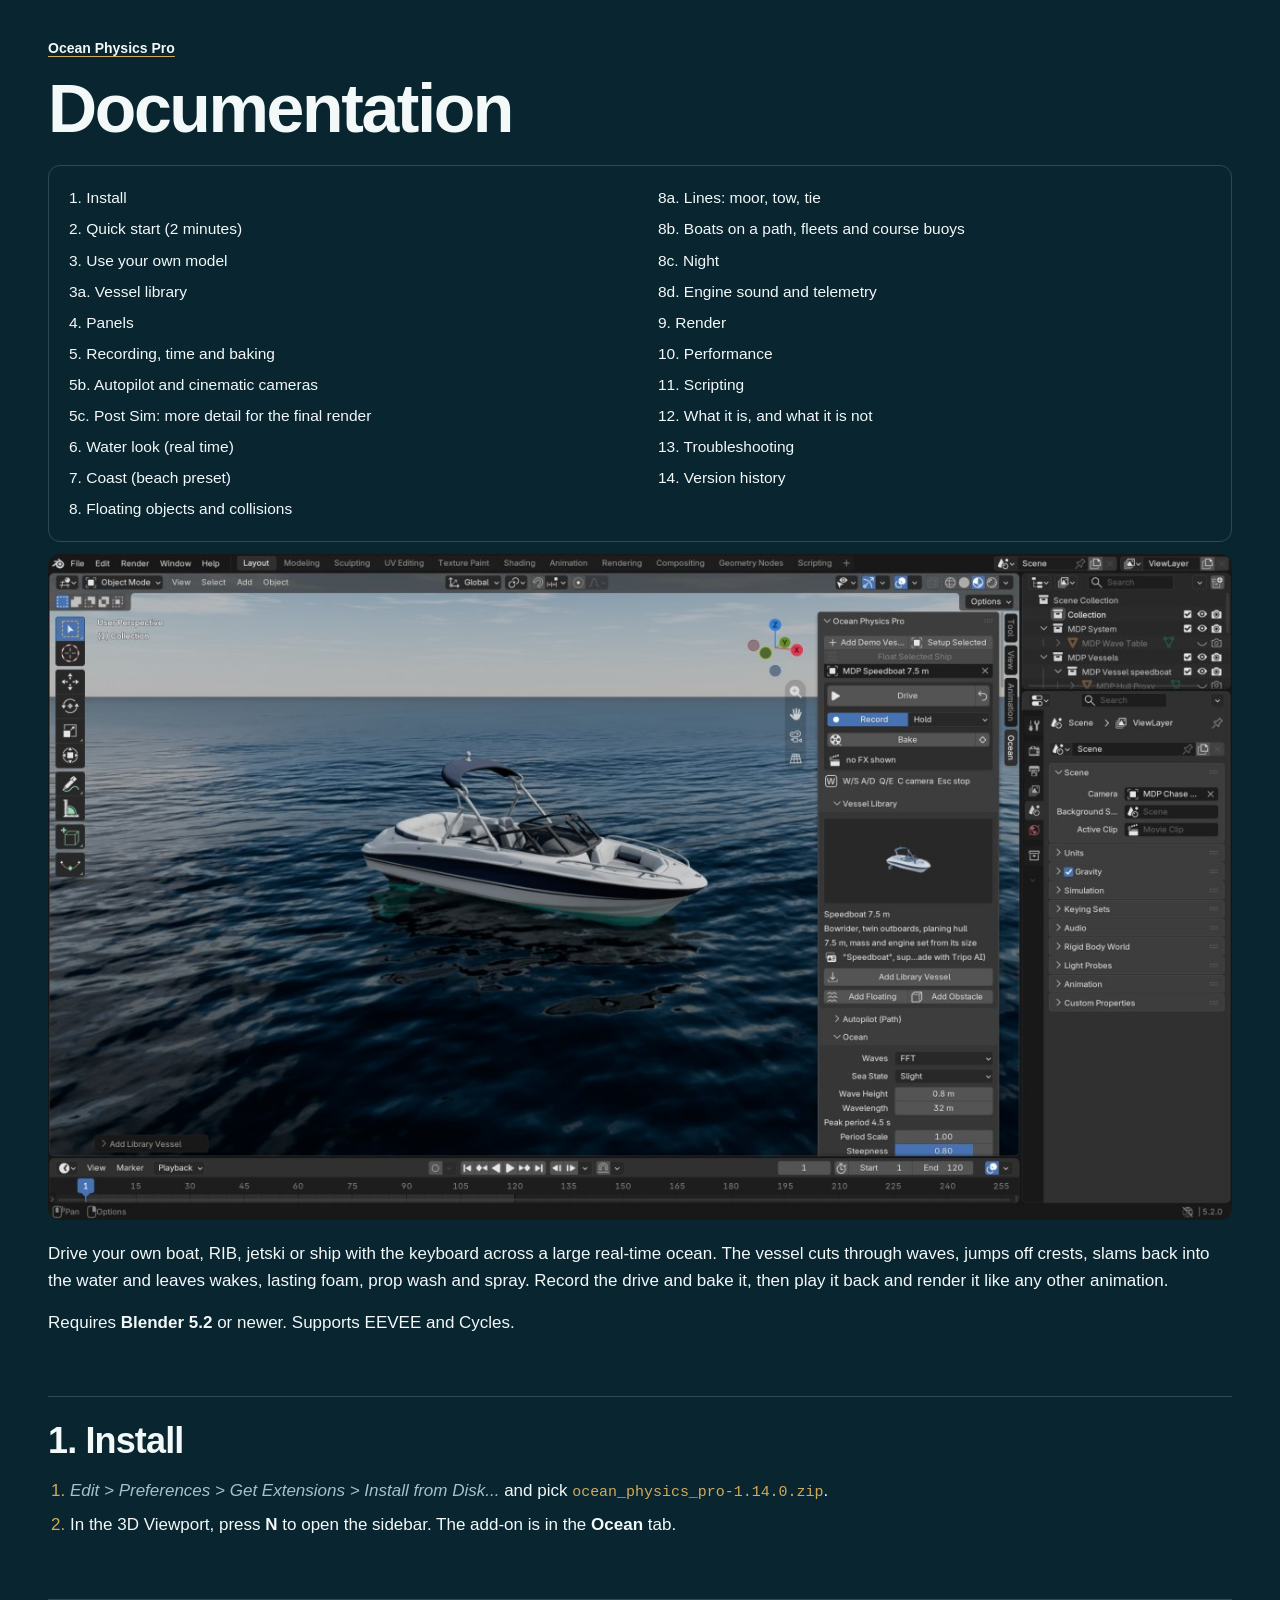
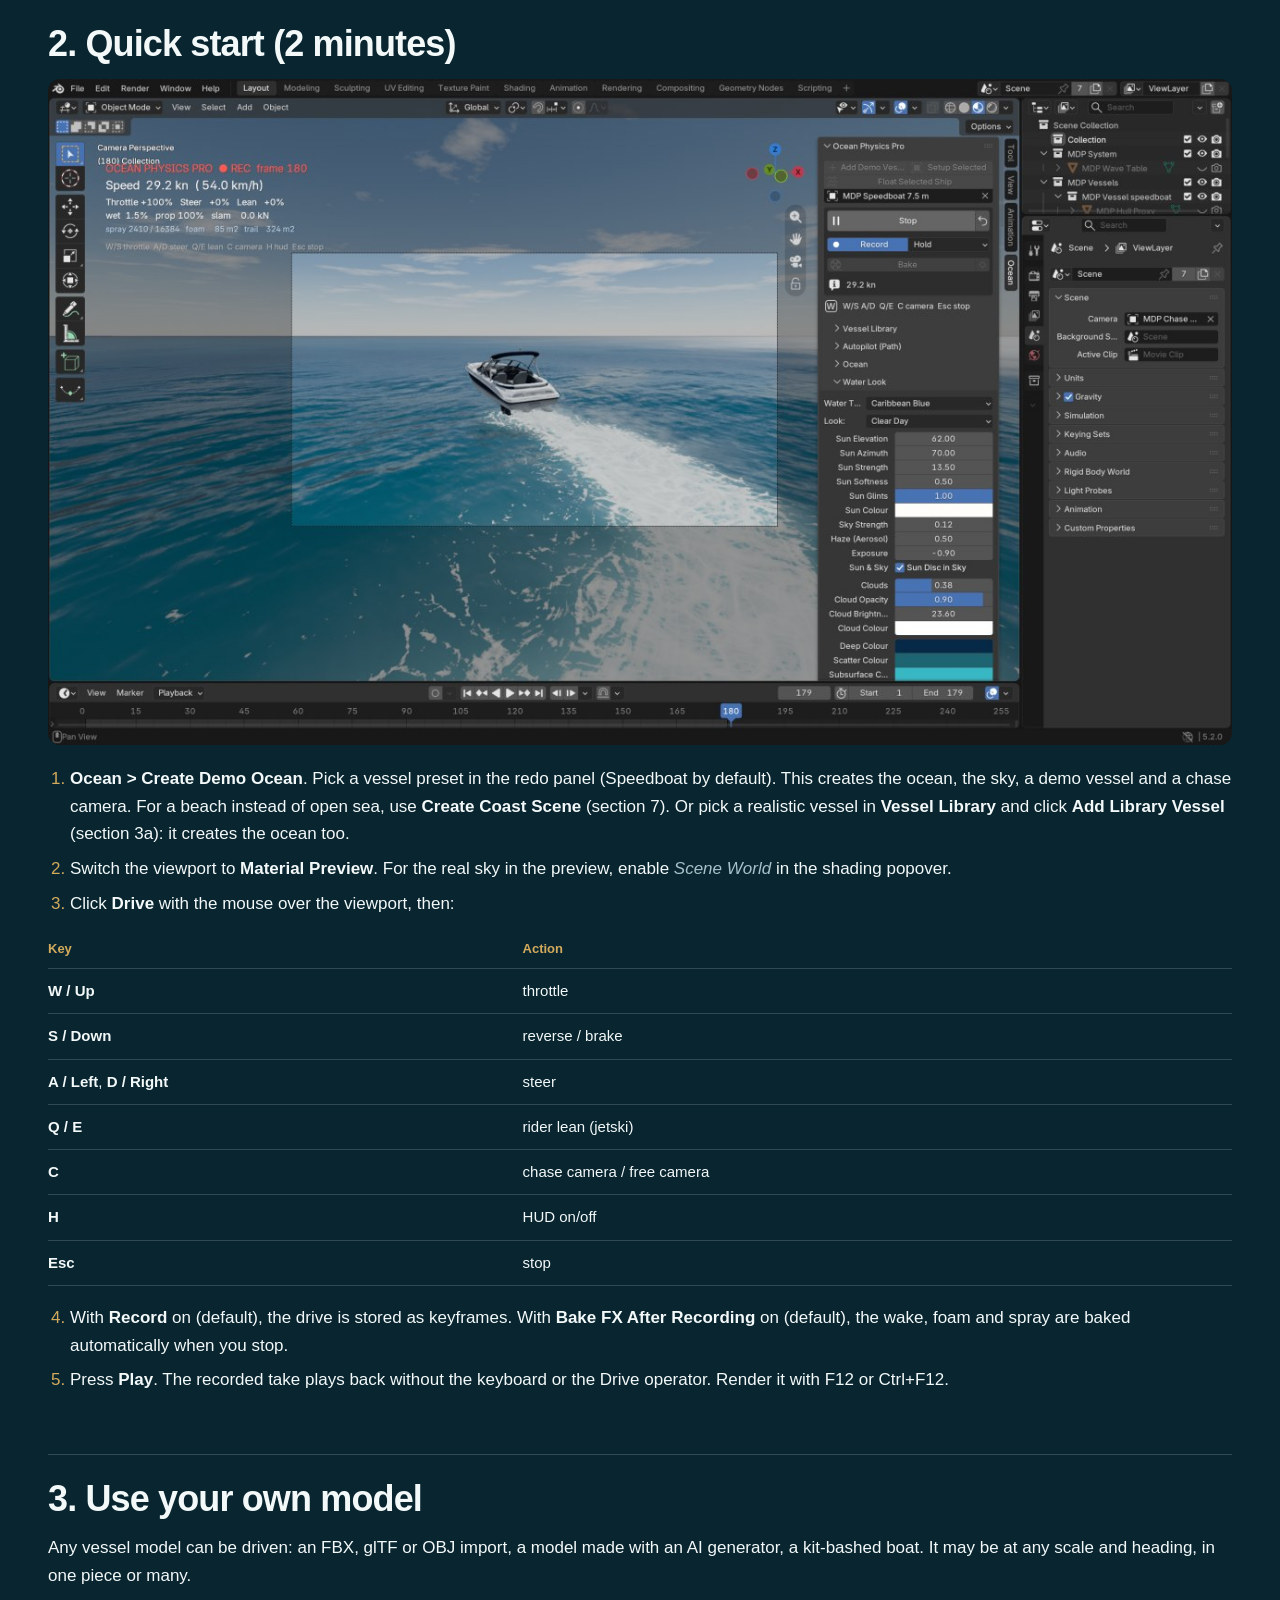
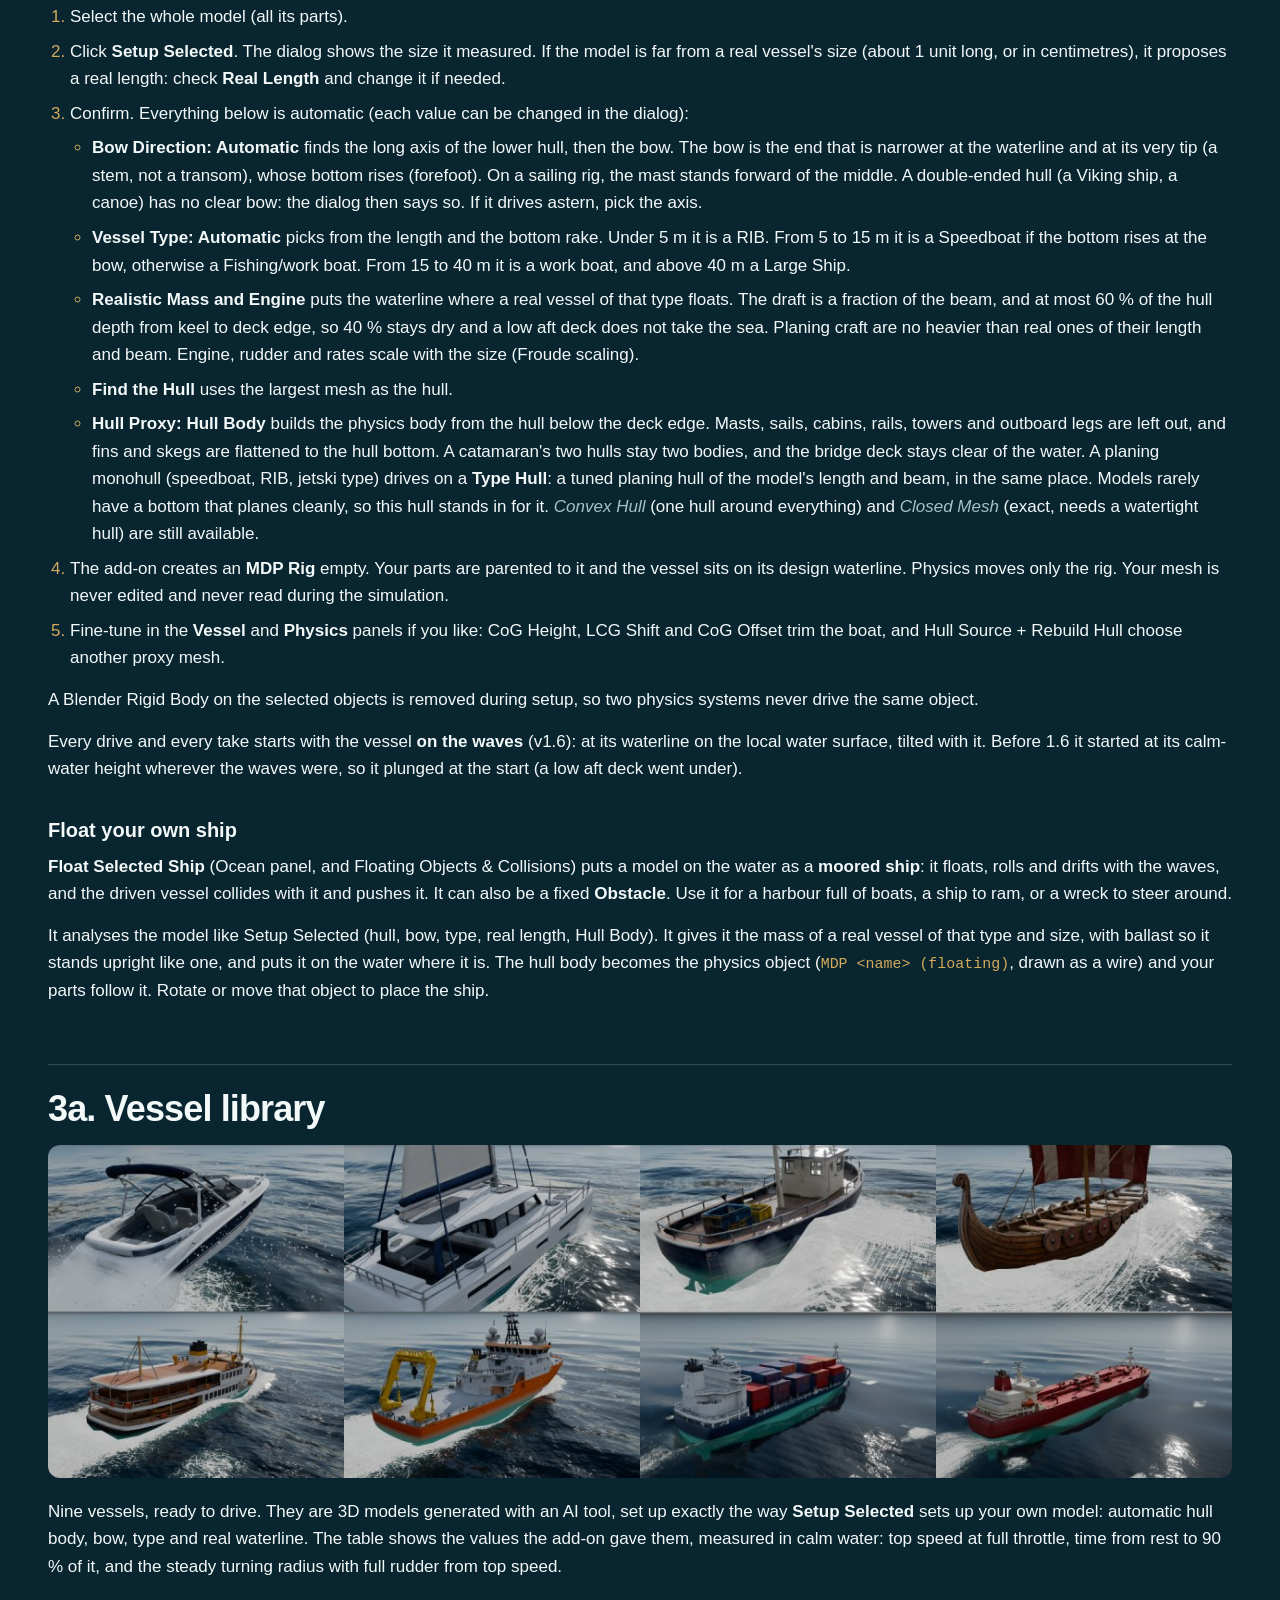
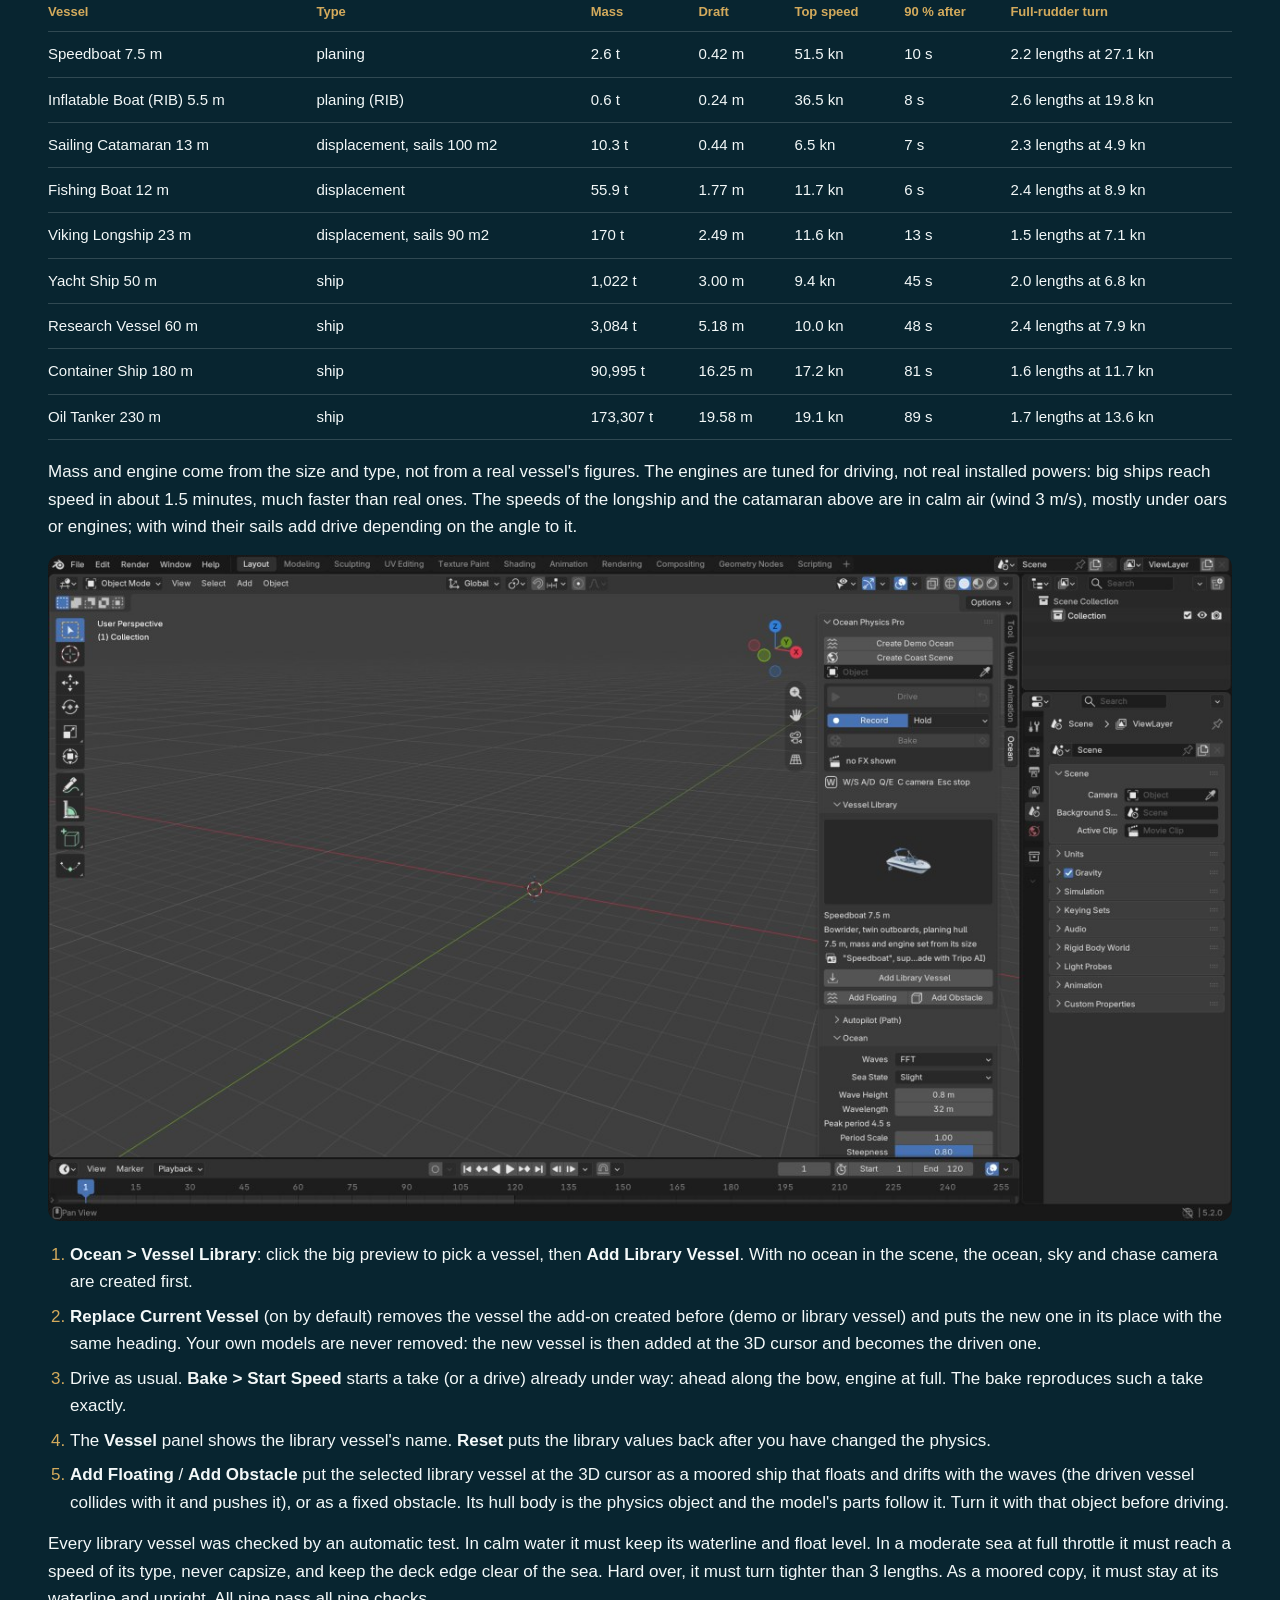
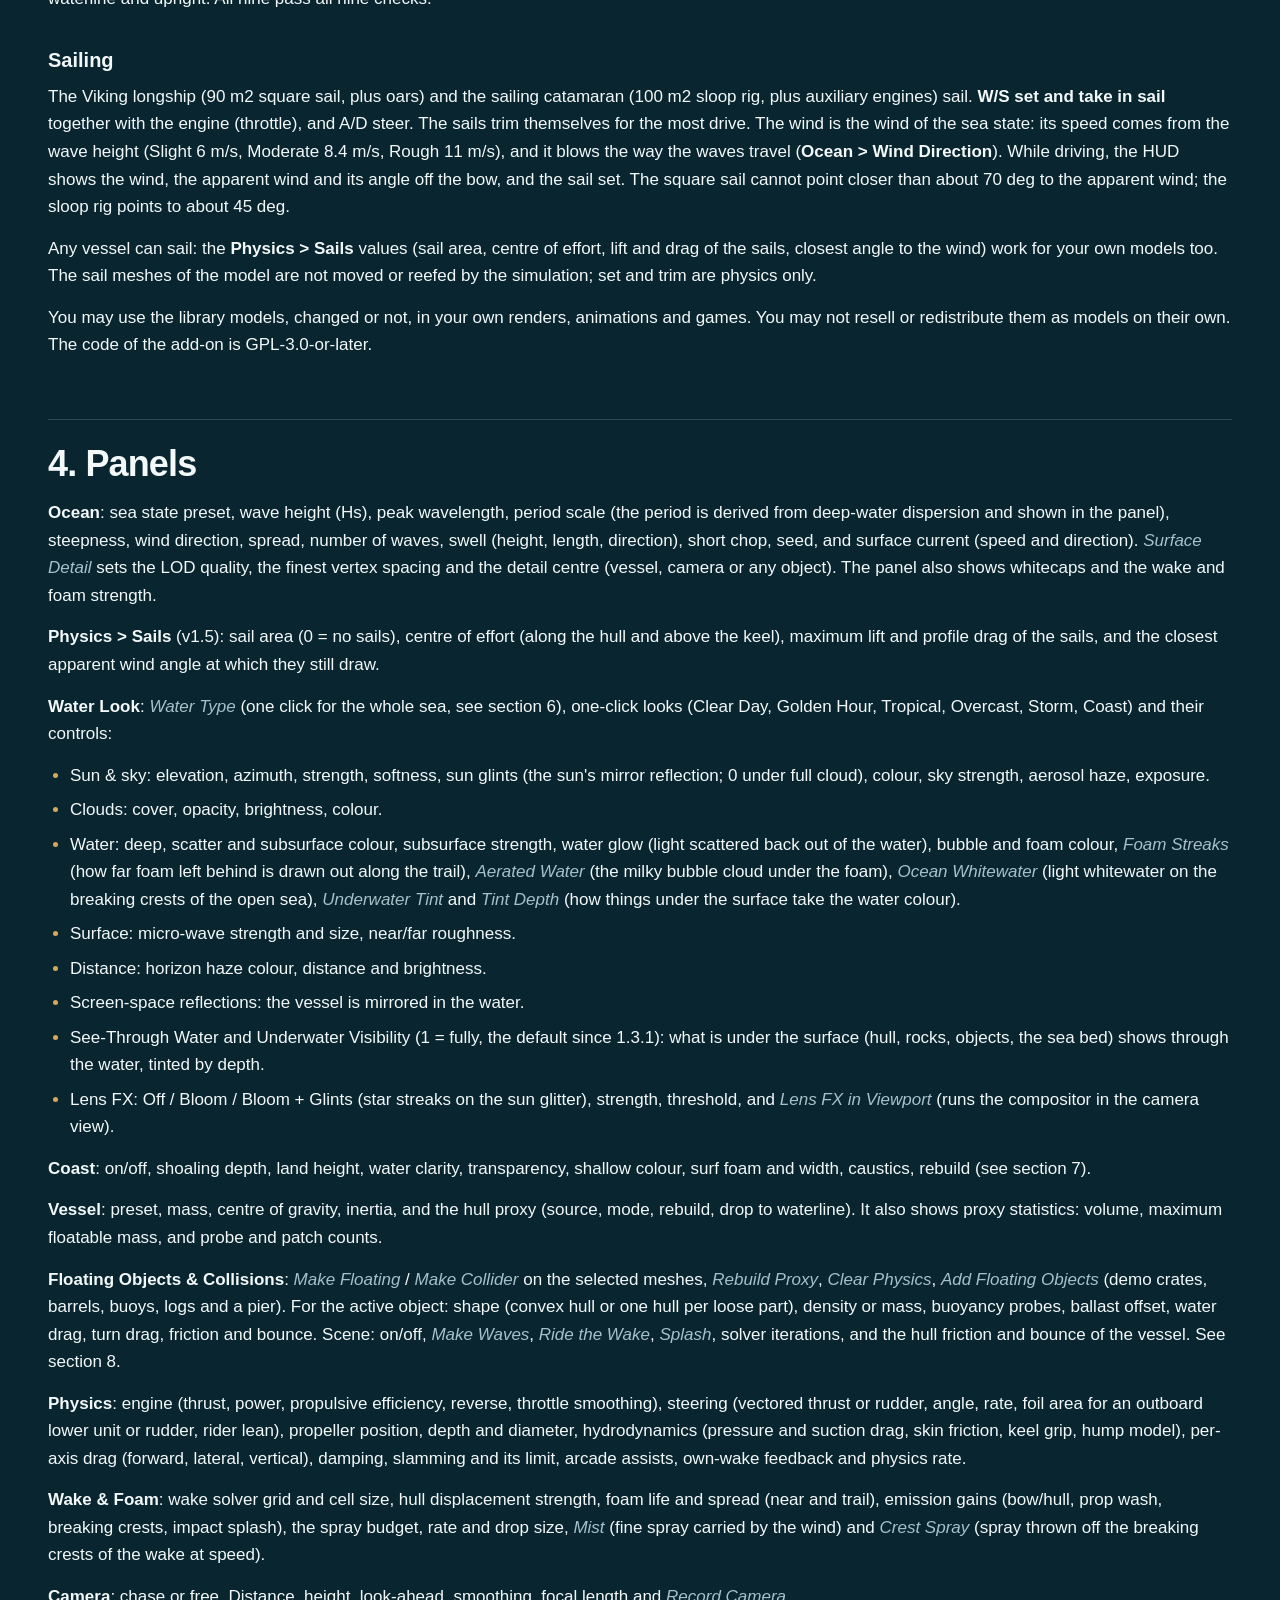
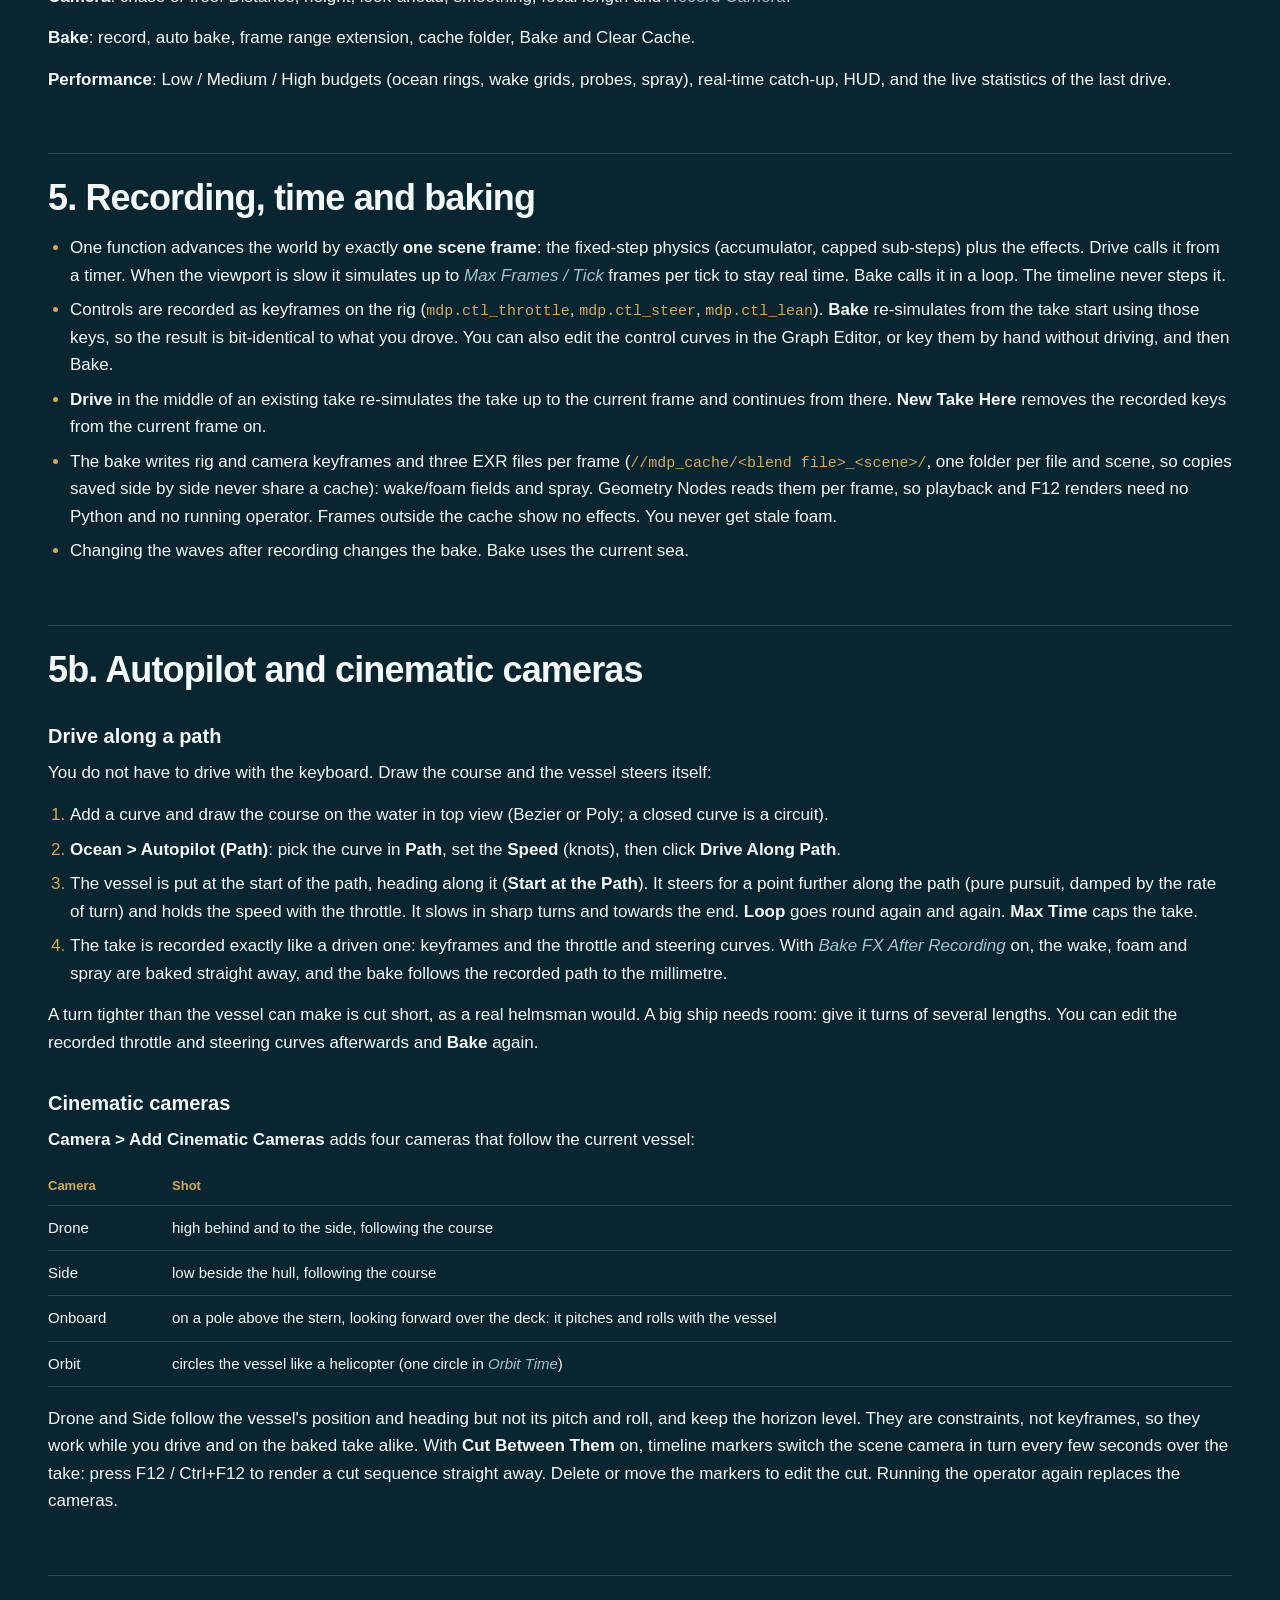
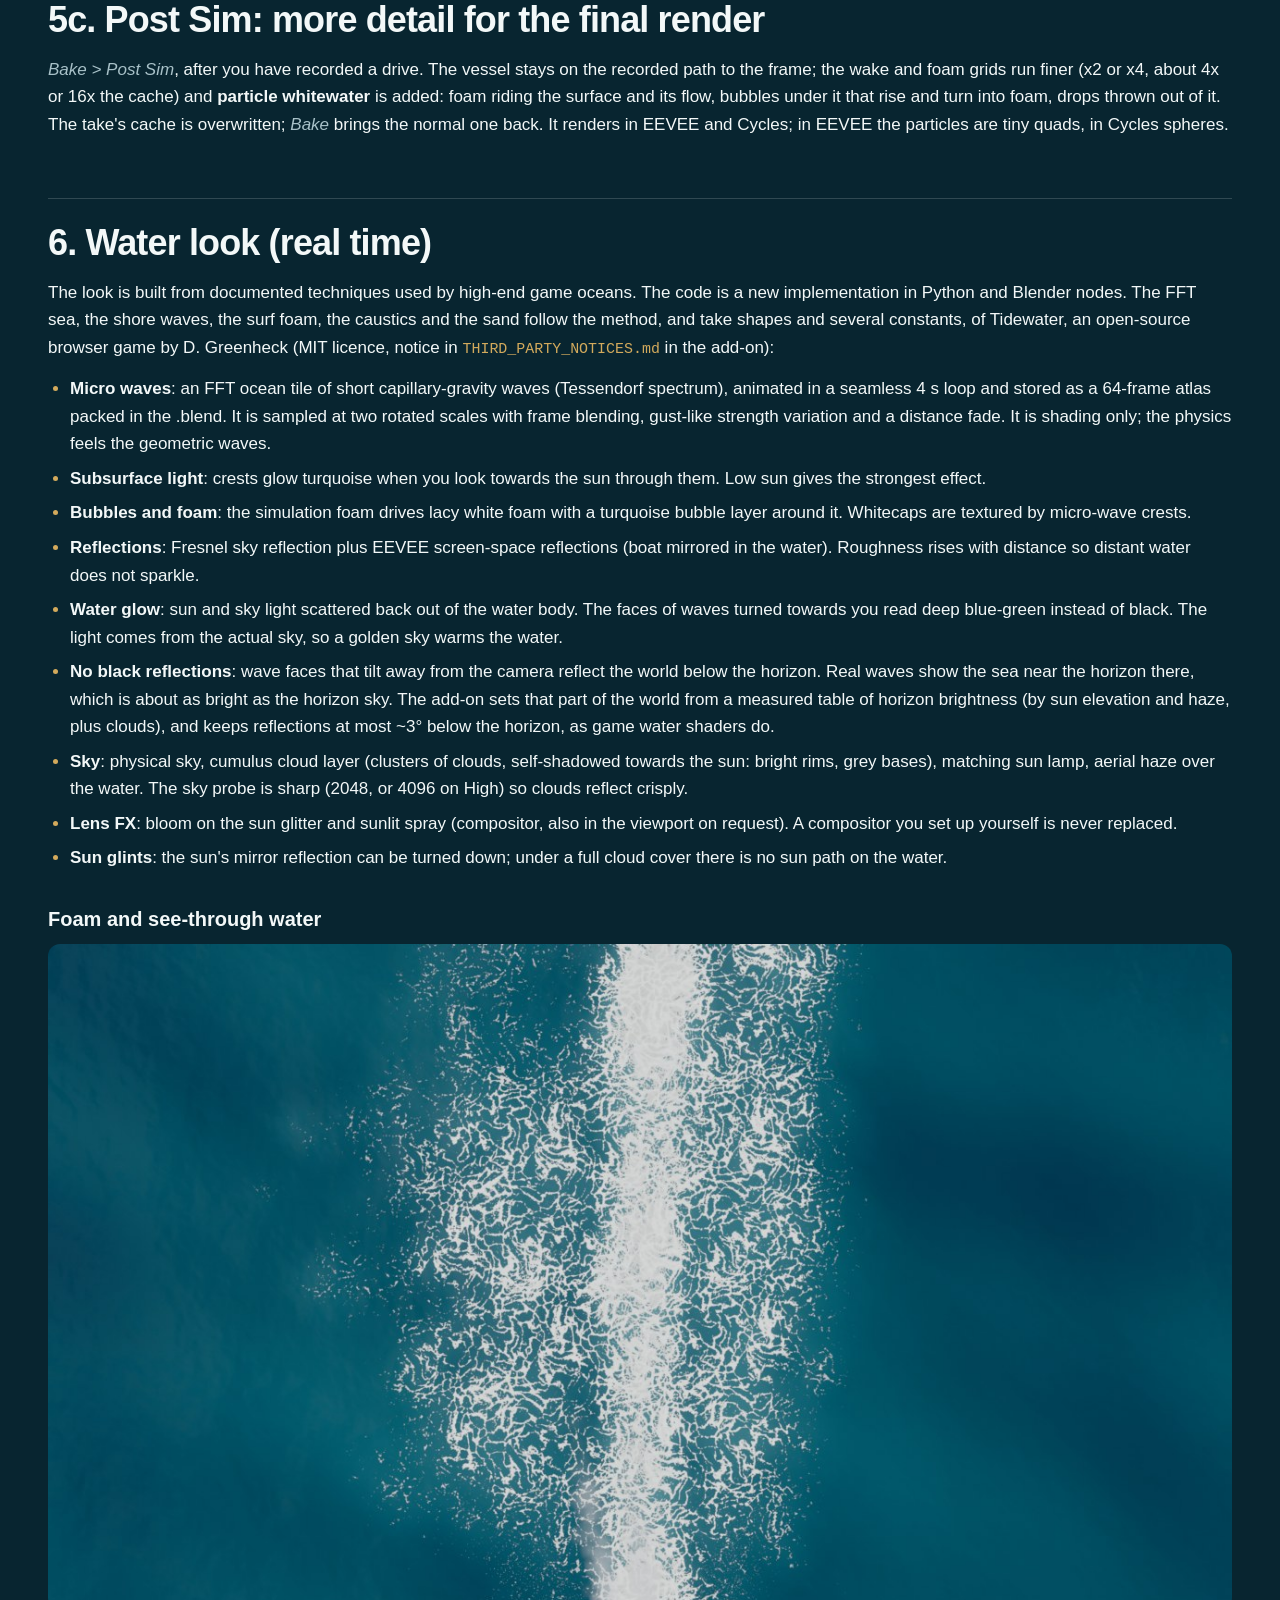
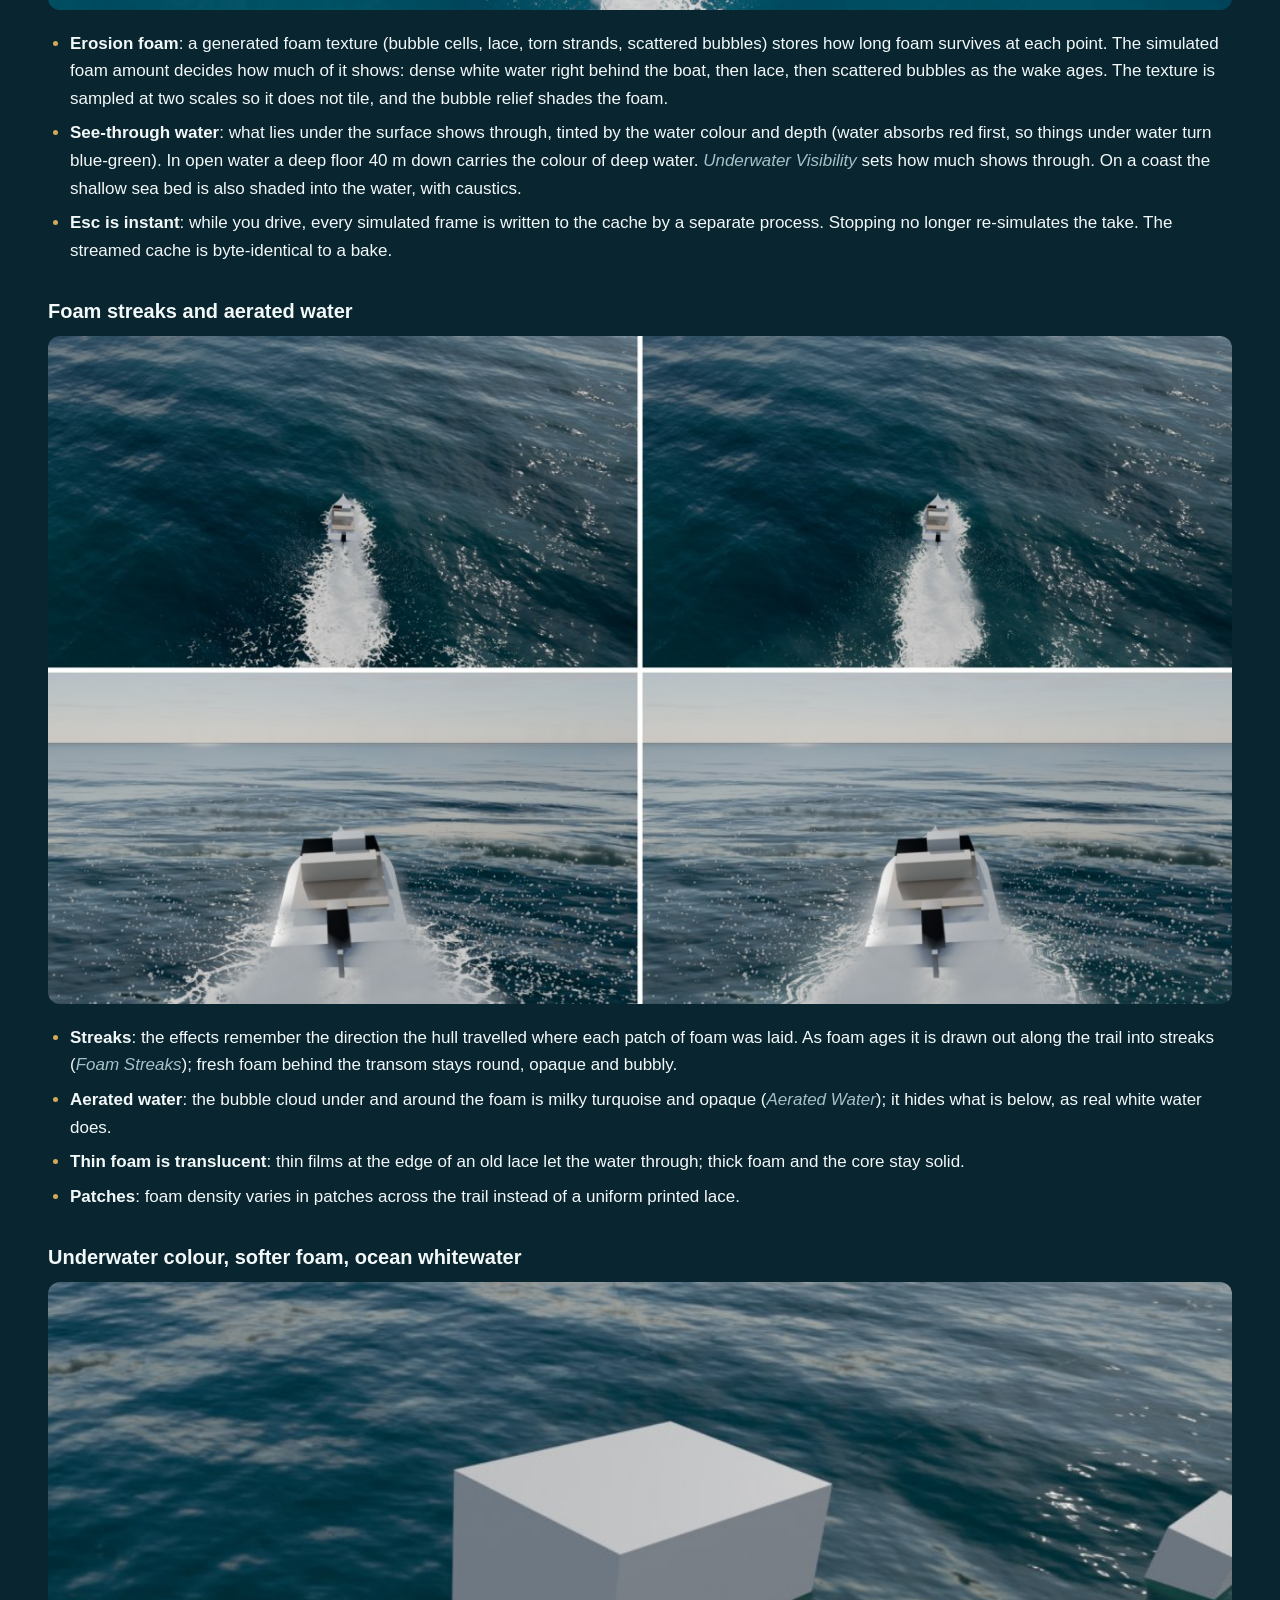
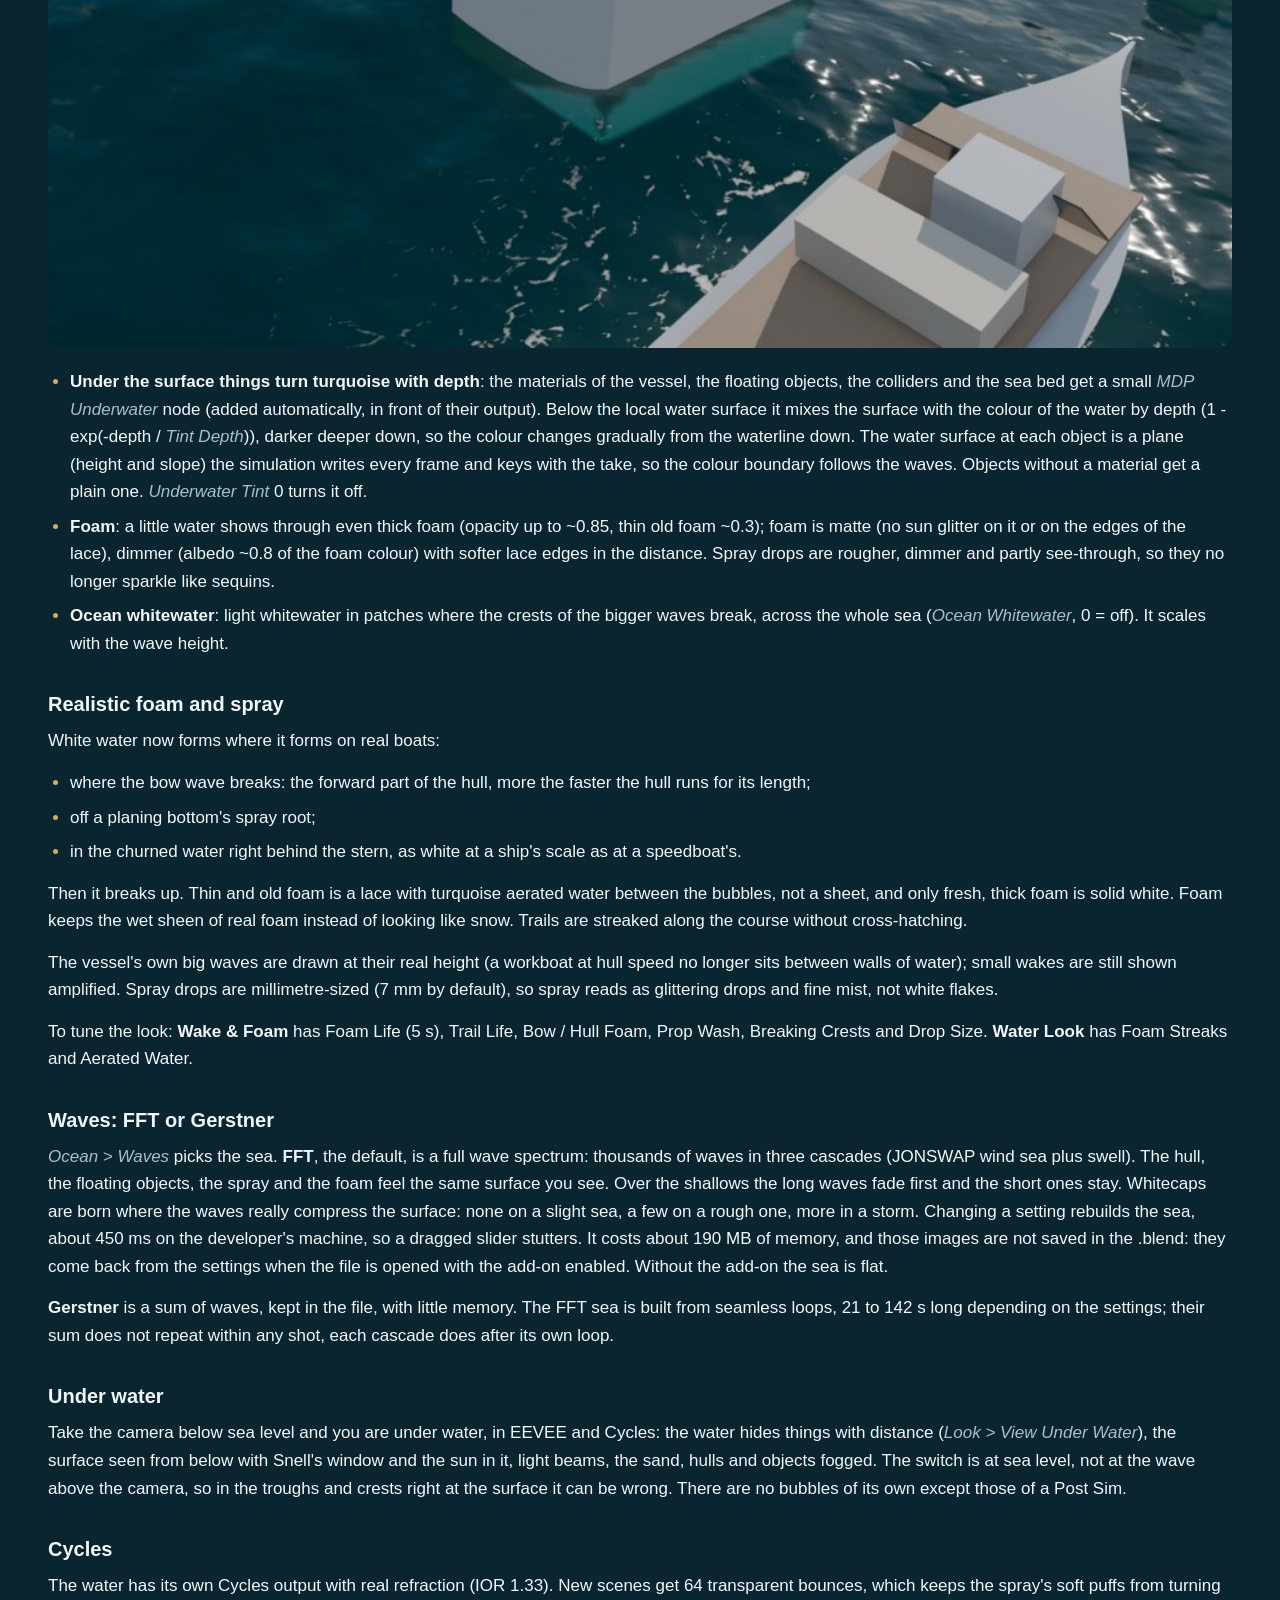
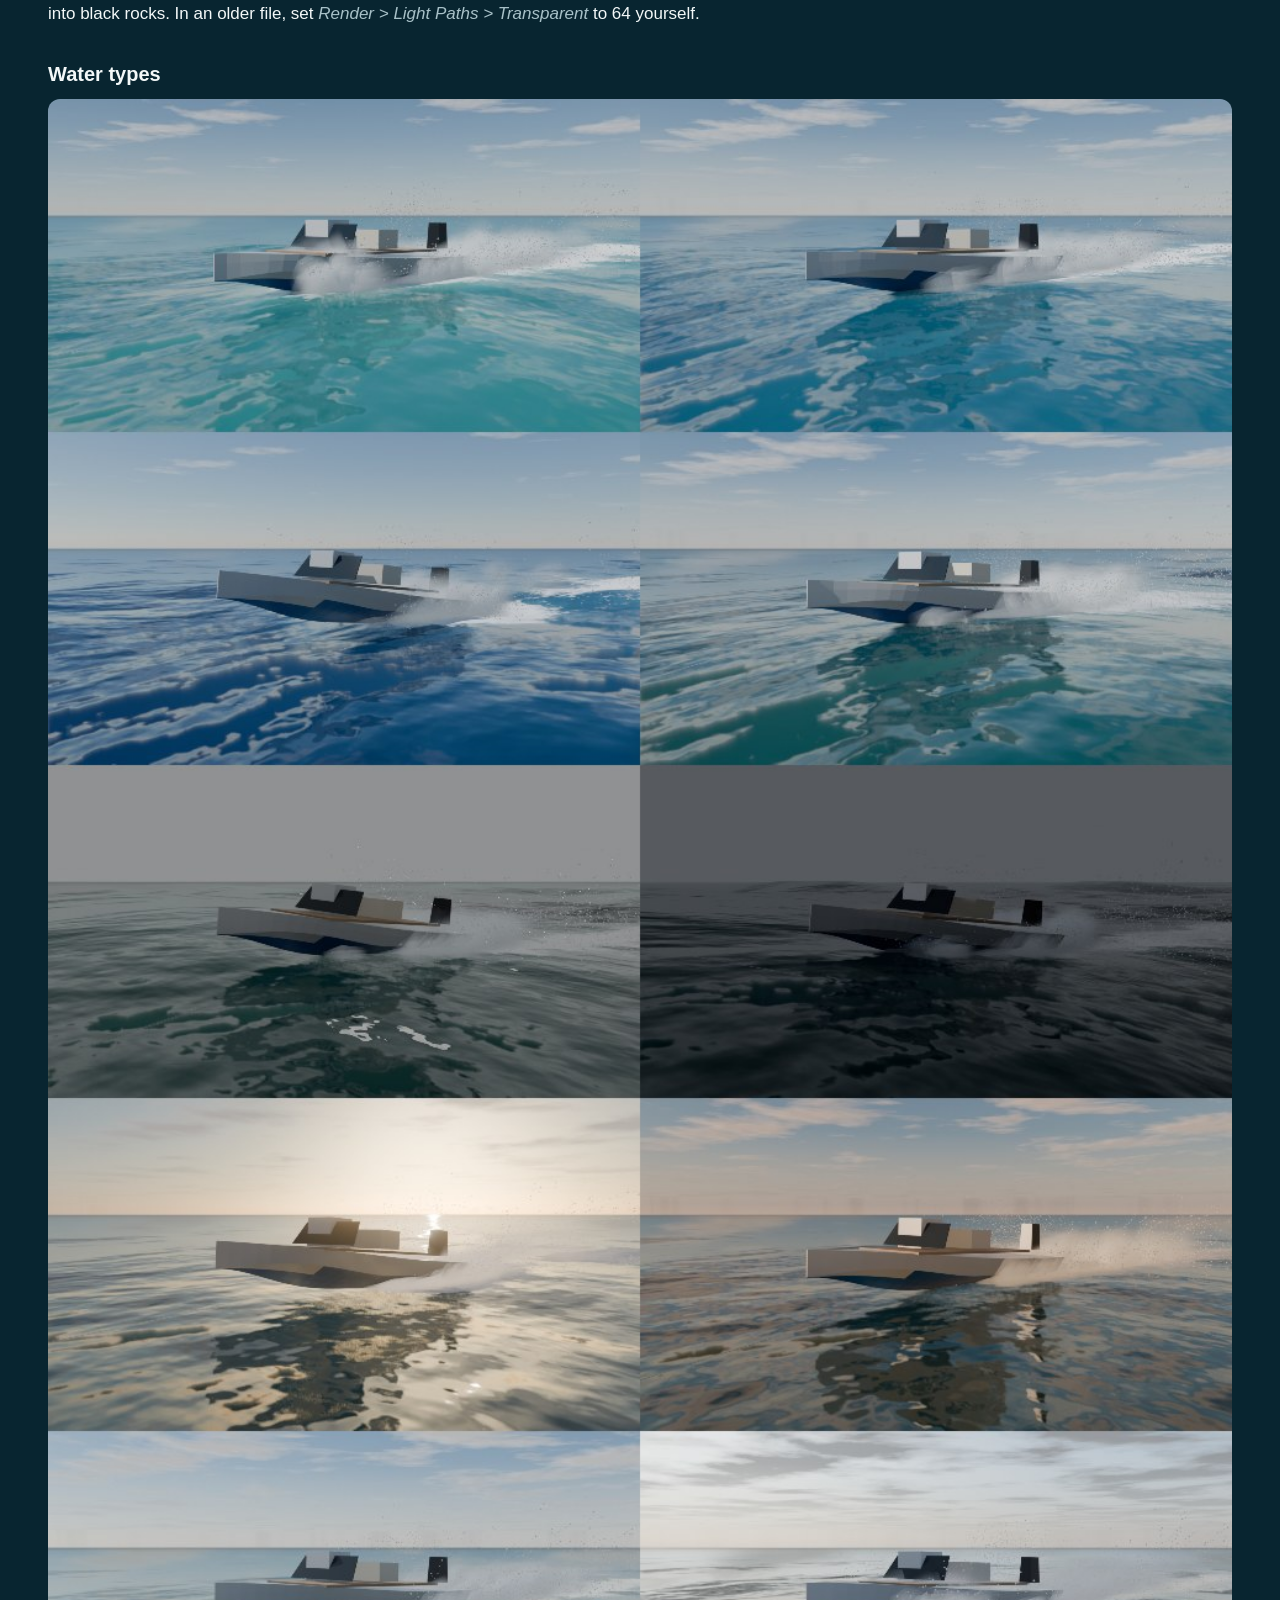
<file: docs.html>
<!doctype html>
<html lang="en">
<head>
<meta charset="utf-8">
<meta name="viewport" content="width=device-width, initial-scale=1">
<title>Ocean Physics Pro Documentation</title>
<meta name="description" content="User guide of Ocean Physics Pro for Blender 5.2: install, driving, your own models, the vessel library, baking, water looks, coast, floating objects and rendering.">
<link rel="icon" href="images/icon.png">
<link rel="stylesheet" href="assets/style.css?v=10">
</head>
<body>
<main class="doc">
  <div class="wrap">
    <p class="back"><a href="index.html">Ocean Physics Pro</a></p>
    <h1>Documentation</h1>
    <nav class="toc" aria-label="Contents"><a href="#1-install">1. Install</a><a href="#2-quick-start-2-minutes">2. Quick start (2 minutes)</a><a href="#3-use-your-own-model">3. Use your own model</a><a href="#3a-vessel-library">3a. Vessel library</a><a href="#4-panels">4. Panels</a><a href="#5-recording-time-and-baking">5. Recording, time and baking</a><a href="#5b-autopilot-and-cinematic-cameras">5b. Autopilot and cinematic cameras</a><a href="#5c-post-sim-more-detail-for-the-final-render">5c. Post Sim: more detail for the final render</a><a href="#6-water-look-real-time">6. Water look (real time)</a><a href="#7-coast-beach-preset">7. Coast (beach preset)</a><a href="#8-floating-objects-and-collisions">8. Floating objects and collisions</a><a href="#8a-lines-moor-tow-tie">8a. Lines: moor, tow, tie</a><a href="#8b-boats-on-a-path-fleets-and-course-buoys">8b. Boats on a path, fleets and course buoys</a><a href="#8c-night">8c. Night</a><a href="#8d-engine-sound-and-telemetry">8d. Engine sound and telemetry</a><a href="#9-render">9. Render</a><a href="#10-performance">10. Performance</a><a href="#11-scripting">11. Scripting</a><a href="#12-what-it-is-and-what-it-is-not">12. What it is, and what it is not</a><a href="#13-troubleshooting">13. Troubleshooting</a><a href="#14-version-history">14. Version history</a></nav>
<div class="media"><img src="images/docs/ui_panel.jpg" alt="Ocean Physics Pro panel" loading="lazy"></div>
<p>Drive your own boat, RIB, jetski or ship with the keyboard across a large real-time ocean. The vessel cuts through waves, jumps off crests, slams back into the water and leaves wakes, lasting foam, prop wash and spray. Record the drive and bake it, then play it back and render it like any other animation.</p>
<p>Requires <b>Blender 5.2</b> or newer. Supports EEVEE and Cycles.</p>
<h2 id="1-install">1. Install</h2>
<ol><li><i>Edit &gt; Preferences &gt; Get Extensions &gt; Install from Disk...</i> and pick <code>ocean_physics_pro-1.14.0.zip</code>.</li><li>In the 3D Viewport, press <b>N</b> to open the sidebar. The add-on is in the <b>Ocean</b> tab.</li></ol>
<h2 id="2-quick-start-2-minutes">2. Quick start (2 minutes)</h2>
<div class="media"><img src="images/docs/drive_hud.jpg" alt="Driving with the HUD" loading="lazy"></div>
<ol><li><b>Ocean &gt; Create Demo Ocean</b>. Pick a vessel preset in the redo panel (Speedboat by default). This creates the ocean, the sky, a demo vessel and a chase camera. For a beach instead of open sea, use <b>Create Coast Scene</b> (section 7). Or pick a realistic vessel in <b>Vessel Library</b> and click <b>Add Library Vessel</b> (section 3a): it creates the ocean too.</li><li>Switch the viewport to <b>Material Preview</b>. For the real sky in the preview, enable <i>Scene World</i> in the shading popover.</li><li>Click <b>Drive</b> with the mouse over the viewport, then:</li></ol>
<div class="tablewrap"><table><tr><th>Key</th><th>Action</th></tr><tr><td><b>W / Up</b></td><td>throttle</td></tr><tr><td><b>S / Down</b></td><td>reverse / brake</td></tr><tr><td><b>A / Left</b>, <b>D / Right</b></td><td>steer</td></tr><tr><td><b>Q / E</b></td><td>rider lean (jetski)</td></tr><tr><td><b>C</b></td><td>chase camera / free camera</td></tr><tr><td><b>H</b></td><td>HUD on/off</td></tr><tr><td><b>Esc</b></td><td>stop</td></tr></table></div>
<ol start="4"><li>With <b>Record</b> on (default), the drive is stored as keyframes. With <b>Bake FX After Recording</b> on (default), the wake, foam and spray are baked automatically when you stop.</li><li>Press <b>Play</b>. The recorded take plays back without the keyboard or the Drive operator. Render it with F12 or Ctrl+F12.</li></ol>
<h2 id="3-use-your-own-model">3. Use your own model</h2>
<p>Any vessel model can be driven: an FBX, glTF or OBJ import, a model made with an AI generator, a kit-bashed boat. It may be at any scale and heading, in one piece or many.</p>
<ol><li>Select the whole model (all its parts).</li><li>Click <b>Setup Selected</b>. The dialog shows the size it measured. If the model is far from a real vessel's size (about 1 unit long, or in centimetres), it proposes a real length: check <b>Real Length</b> and change it if needed.</li><li>Confirm. Everything below is automatic (each value can be changed in the dialog):<ul><li><b>Bow Direction: Automatic</b> finds the long axis of the lower hull, then the bow. The bow is the end that is narrower at the waterline and at its very tip (a stem, not a transom), whose bottom rises (forefoot). On a sailing rig, the mast stands forward of the middle. A double-ended hull (a Viking ship, a canoe) has no clear bow: the dialog then says so. If it drives astern, pick the axis.</li><li><b>Vessel Type: Automatic</b> picks from the length and the bottom rake. Under 5 m it is a RIB. From 5 to 15 m it is a Speedboat if the bottom rises at the bow, otherwise a Fishing/work boat. From 15 to 40 m it is a work boat, and above 40 m a Large Ship.</li><li><b>Realistic Mass and Engine</b> puts the waterline where a real vessel of that type floats. The draft is a fraction of the beam, and at most 60 % of the hull depth from keel to deck edge, so 40 % stays dry and a low aft deck does not take the sea. Planing craft are no heavier than real ones of their length and beam. Engine, rudder and rates scale with the size (Froude scaling).</li><li><b>Find the Hull</b> uses the largest mesh as the hull.</li><li><b>Hull Proxy: Hull Body</b> builds the physics body from the hull below the deck edge. Masts, sails, cabins, rails, towers and outboard legs are left out, and fins and skegs are flattened to the hull bottom. A catamaran's two hulls stay two bodies, and the bridge deck stays clear of the water. A planing monohull (speedboat, RIB, jetski type) drives on a <b>Type Hull</b>: a tuned planing hull of the model's length and beam, in the same place. Models rarely have a bottom that planes cleanly, so this hull stands in for it. <i>Convex Hull</i> (one hull around everything) and <i>Closed Mesh</i> (exact, needs a watertight hull) are still available.</li></ul></li><li>The add-on creates an <b>MDP Rig</b> empty. Your parts are parented to it and the vessel sits on its design waterline. Physics moves only the rig. Your mesh is never edited and never read during the simulation.</li><li>Fine-tune in the <b>Vessel</b> and <b>Physics</b> panels if you like: CoG Height, LCG Shift and CoG Offset trim the boat, and Hull Source + Rebuild Hull choose another proxy mesh.</li></ol>
<p>A Blender Rigid Body on the selected objects is removed during setup, so two physics systems never drive the same object.</p>
<p>Every drive and every take starts with the vessel <b>on the waves</b> (v1.6): at its waterline on the local water surface, tilted with it. Before 1.6 it started at its calm-water height wherever the waves were, so it plunged at the start (a low aft deck went under).</p>
<h3 id="float-your-own-ship">Float your own ship</h3>
<p><b>Float Selected Ship</b> (Ocean panel, and Floating Objects &amp; Collisions) puts a model on the water as a <b>moored ship</b>: it floats, rolls and drifts with the waves, and the driven vessel collides with it and pushes it. It can also be a fixed <b>Obstacle</b>. Use it for a harbour full of boats, a ship to ram, or a wreck to steer around.</p>
<p>It analyses the model like Setup Selected (hull, bow, type, real length, Hull Body). It gives it the mass of a real vessel of that type and size, with ballast so it stands upright like one, and puts it on the water where it is. The hull body becomes the physics object (<code>MDP &lt;name&gt; (floating)</code>, drawn as a wire) and your parts follow it. Rotate or move that object to place the ship.</p>
<h2 id="3a-vessel-library">3a. Vessel library</h2>
<div class="media"><img src="images/docs/library.jpg" alt="Library vessels on the water" loading="lazy"></div>
<p>Nine vessels, ready to drive. They are 3D models generated with an AI tool, set up exactly the way <b>Setup Selected</b> sets up your own model: automatic hull body, bow, type and real waterline. The table shows the values the add-on gave them, measured in calm water: top speed at full throttle, time from rest to 90 % of it, and the steady turning radius with full rudder from top speed.</p>
<div class="tablewrap"><table><tr><th>Vessel</th><th>Type</th><th>Mass</th><th>Draft</th><th>Top speed</th><th>90 % after</th><th>Full-rudder turn</th></tr><tr><td>Speedboat 7.5 m</td><td>planing</td><td>2.6 t</td><td>0.42 m</td><td>51.5 kn</td><td>10 s</td><td>2.2 lengths at 27.1 kn</td></tr><tr><td>Inflatable Boat (RIB) 5.5 m</td><td>planing (RIB)</td><td>0.6 t</td><td>0.24 m</td><td>36.5 kn</td><td>8 s</td><td>2.6 lengths at 19.8 kn</td></tr><tr><td>Sailing Catamaran 13 m</td><td>displacement, sails 100 m2</td><td>10.3 t</td><td>0.44 m</td><td>6.5 kn</td><td>7 s</td><td>2.3 lengths at 4.9 kn</td></tr><tr><td>Fishing Boat 12 m</td><td>displacement</td><td>55.9 t</td><td>1.77 m</td><td>11.7 kn</td><td>6 s</td><td>2.4 lengths at 8.9 kn</td></tr><tr><td>Viking Longship 23 m</td><td>displacement, sails 90 m2</td><td>170 t</td><td>2.49 m</td><td>11.6 kn</td><td>13 s</td><td>1.5 lengths at 7.1 kn</td></tr><tr><td>Yacht Ship 50 m</td><td>ship</td><td>1,022 t</td><td>3.00 m</td><td>9.4 kn</td><td>45 s</td><td>2.0 lengths at 6.8 kn</td></tr><tr><td>Research Vessel 60 m</td><td>ship</td><td>3,084 t</td><td>5.18 m</td><td>10.0 kn</td><td>48 s</td><td>2.4 lengths at 7.9 kn</td></tr><tr><td>Container Ship 180 m</td><td>ship</td><td>90,995 t</td><td>16.25 m</td><td>17.2 kn</td><td>81 s</td><td>1.6 lengths at 11.7 kn</td></tr><tr><td>Oil Tanker 230 m</td><td>ship</td><td>173,307 t</td><td>19.58 m</td><td>19.1 kn</td><td>89 s</td><td>1.7 lengths at 13.6 kn</td></tr></table></div>
<p>Mass and engine come from the size and type, not from a real vessel's figures. The engines are tuned for driving, not real installed powers: big ships reach speed in about 1.5 minutes, much faster than real ones. The speeds of the longship and the catamaran above are in calm air (wind 3 m/s), mostly under oars or engines; with wind their sails add drive depending on the angle to it.</p>
<div class="media"><img src="images/docs/ui_library.jpg" alt="Vessel Library panel" loading="lazy"></div>
<ol><li><b>Ocean &gt; Vessel Library</b>: click the big preview to pick a vessel, then <b>Add Library Vessel</b>. With no ocean in the scene, the ocean, sky and chase camera are created first.</li><li><b>Replace Current Vessel</b> (on by default) removes the vessel the add-on created before (demo or library vessel) and puts the new one in its place with the same heading. Your own models are never removed: the new vessel is then added at the 3D cursor and becomes the driven one.</li><li>Drive as usual. <b>Bake &gt; Start Speed</b> starts a take (or a drive) already under way: ahead along the bow, engine at full. The bake reproduces such a take exactly.</li><li>The <b>Vessel</b> panel shows the library vessel's name. <b>Reset</b> puts the library values back after you have changed the physics.</li><li><b>Add Floating</b> / <b>Add Obstacle</b> put the selected library vessel at the 3D cursor as a moored ship that floats and drifts with the waves (the driven vessel collides with it and pushes it), or as a fixed obstacle. Its hull body is the physics object and the model's parts follow it. Turn it with that object before driving.</li></ol>
<p>Every library vessel was checked by an automatic test. In calm water it must keep its waterline and float level. In a moderate sea at full throttle it must reach a speed of its type, never capsize, and keep the deck edge clear of the sea. Hard over, it must turn tighter than 3 lengths. As a moored copy, it must stay at its waterline and upright. All nine pass all nine checks.</p>
<h3 id="sailing">Sailing</h3>
<p>The Viking longship (90 m2 square sail, plus oars) and the sailing catamaran (100 m2 sloop rig, plus auxiliary engines) sail. <b>W/S set and take in sail</b> together with the engine (throttle), and A/D steer. The sails trim themselves for the most drive. The wind is the wind of the sea state: its speed comes from the wave height (Slight 6 m/s, Moderate 8.4 m/s, Rough 11 m/s), and it blows the way the waves travel (<b>Ocean &gt; Wind Direction</b>). While driving, the HUD shows the wind, the apparent wind and its angle off the bow, and the sail set. The square sail cannot point closer than about 70 deg to the apparent wind; the sloop rig points to about 45 deg.</p>
<p>Any vessel can sail: the <b>Physics &gt; Sails</b> values (sail area, centre of effort, lift and drag of the sails, closest angle to the wind) work for your own models too. The sail meshes of the model are not moved or reefed by the simulation; set and trim are physics only.</p>
<p>You may use the library models, changed or not, in your own renders, animations and games. You may not resell or redistribute them as models on their own. The code of the add-on is GPL-3.0-or-later.</p>
<h2 id="4-panels">4. Panels</h2>
<p><b>Ocean</b>: sea state preset, wave height (Hs), peak wavelength, period scale (the period is derived from deep-water dispersion and shown in the panel), steepness, wind direction, spread, number of waves, swell (height, length, direction), short chop, seed, and surface current (speed and direction). <i>Surface Detail</i> sets the LOD quality, the finest vertex spacing and the detail centre (vessel, camera or any object). The panel also shows whitecaps and the wake and foam strength.</p>
<p><b>Physics &gt; Sails</b> (v1.5): sail area (0 = no sails), centre of effort (along the hull and above the keel), maximum lift and profile drag of the sails, and the closest apparent wind angle at which they still draw.</p>
<p><b>Water Look</b>: <i>Water Type</i> (one click for the whole sea, see section 6), one-click looks (Clear Day, Golden Hour, Tropical, Overcast, Storm, Coast) and their controls:</p>
<ul><li>Sun &amp; sky: elevation, azimuth, strength, softness, sun glints (the sun's mirror reflection; 0 under full cloud), colour, sky strength, aerosol haze, exposure.</li><li>Clouds: cover, opacity, brightness, colour.</li><li>Water: deep, scatter and subsurface colour, subsurface strength, water glow (light scattered back out of the water), bubble and foam colour, <i>Foam Streaks</i> (how far foam left behind is drawn out along the trail), <i>Aerated Water</i> (the milky bubble cloud under the foam), <i>Ocean Whitewater</i> (light whitewater on the breaking crests of the open sea), <i>Underwater Tint</i> and <i>Tint Depth</i> (how things under the surface take the water colour).</li><li>Surface: micro-wave strength and size, near/far roughness.</li><li>Distance: horizon haze colour, distance and brightness.</li><li>Screen-space reflections: the vessel is mirrored in the water.</li><li>See-Through Water and Underwater Visibility (1 = fully, the default since 1.3.1): what is under the surface (hull, rocks, objects, the sea bed) shows through the water, tinted by depth.</li><li>Lens FX: Off / Bloom / Bloom + Glints (star streaks on the sun glitter), strength, threshold, and <i>Lens FX in Viewport</i> (runs the compositor in the camera view).</li></ul>
<p><b>Coast</b>: on/off, shoaling depth, land height, water clarity, transparency, shallow colour, surf foam and width, caustics, rebuild (see section 7).</p>
<p><b>Vessel</b>: preset, mass, centre of gravity, inertia, and the hull proxy (source, mode, rebuild, drop to waterline). It also shows proxy statistics: volume, maximum floatable mass, and probe and patch counts.</p>
<p><b>Floating Objects &amp; Collisions</b>: <i>Make Floating</i> / <i>Make Collider</i> on the selected meshes, <i>Rebuild Proxy</i>, <i>Clear Physics</i>, <i>Add Floating Objects</i> (demo crates, barrels, buoys, logs and a pier). For the active object: shape (convex hull or one hull per loose part), density or mass, buoyancy probes, ballast offset, water drag, turn drag, friction and bounce. Scene: on/off, <i>Make Waves</i>, <i>Ride the Wake</i>, <i>Splash</i>, solver iterations, and the hull friction and bounce of the vessel. See section 8.</p>
<p><b>Physics</b>: engine (thrust, power, propulsive efficiency, reverse, throttle smoothing), steering (vectored thrust or rudder, angle, rate, foil area for an outboard lower unit or rudder, rider lean), propeller position, depth and diameter, hydrodynamics (pressure and suction drag, skin friction, keel grip, hump model), per-axis drag (forward, lateral, vertical), damping, slamming and its limit, arcade assists, own-wake feedback and physics rate.</p>
<p><b>Wake &amp; Foam</b>: wake solver grid and cell size, hull displacement strength, foam life and spread (near and trail), emission gains (bow/hull, prop wash, breaking crests, impact splash), the spray budget, rate and drop size, <i>Mist</i> (fine spray carried by the wind) and <i>Crest Spray</i> (spray thrown off the breaking crests of the wake at speed).</p>
<p><b>Camera</b>: chase or free. Distance, height, look-ahead, smoothing, focal length and <i>Record Camera</i>.</p>
<p><b>Bake</b>: record, auto bake, frame range extension, cache folder, Bake and Clear Cache.</p>
<p><b>Performance</b>: Low / Medium / High budgets (ocean rings, wake grids, probes, spray), real-time catch-up, HUD, and the live statistics of the last drive.</p>
<h2 id="5-recording-time-and-baking">5. Recording, time and baking</h2>
<ul><li>One function advances the world by exactly <b>one scene frame</b>: the fixed-step physics (accumulator, capped sub-steps) plus the effects. Drive calls it from a timer. When the viewport is slow it simulates up to <i>Max Frames / Tick</i> frames per tick to stay real time. Bake calls it in a loop. The timeline never steps it.</li><li>Controls are recorded as keyframes on the rig (<code>mdp.ctl_throttle</code>, <code>mdp.ctl_steer</code>, <code>mdp.ctl_lean</code>). <b>Bake</b> re-simulates from the take start using those keys, so the result is bit-identical to what you drove. You can also edit the control curves in the Graph Editor, or key them by hand without driving, and then Bake.</li><li><b>Drive</b> in the middle of an existing take re-simulates the take up to the current frame and continues from there. <b>New Take Here</b> removes the recorded keys from the current frame on.</li><li>The bake writes rig and camera keyframes and three EXR files per frame (<code>//mdp_cache/&lt;blend file&gt;_&lt;scene&gt;/</code>, one folder per file and scene, so copies saved side by side never share a cache): wake/foam fields and spray. Geometry Nodes reads them per frame, so playback and F12 renders need no Python and no running operator. Frames outside the cache show no effects. You never get stale foam.</li><li>Changing the waves after recording changes the bake. Bake uses the current sea.</li></ul>
<h2 id="5b-autopilot-and-cinematic-cameras">5b. Autopilot and cinematic cameras</h2>
<h3 id="drive-along-a-path">Drive along a path</h3>
<p>You do not have to drive with the keyboard. Draw the course and the vessel steers itself:</p>
<ol><li>Add a curve and draw the course on the water in top view (Bezier or Poly; a closed curve is a circuit).</li><li><b>Ocean &gt; Autopilot (Path)</b>: pick the curve in <b>Path</b>, set the <b>Speed</b> (knots), then click <b>Drive Along Path</b>.</li><li>The vessel is put at the start of the path, heading along it (<b>Start at the Path</b>). It steers for a point further along the path (pure pursuit, damped by the rate of turn) and holds the speed with the throttle. It slows in sharp turns and towards the end. <b>Loop</b> goes round again and again. <b>Max Time</b> caps the take.</li><li>The take is recorded exactly like a driven one: keyframes and the throttle and steering curves. With <i>Bake FX After Recording</i> on, the wake, foam and spray are baked straight away, and the bake follows the recorded path to the millimetre.</li></ol>
<p>A turn tighter than the vessel can make is cut short, as a real helmsman would. A big ship needs room: give it turns of several lengths. You can edit the recorded throttle and steering curves afterwards and <b>Bake</b> again.</p>
<h3 id="cinematic-cameras">Cinematic cameras</h3>
<p><b>Camera &gt; Add Cinematic Cameras</b> adds four cameras that follow the current vessel:</p>
<div class="tablewrap"><table><tr><th>Camera</th><th>Shot</th></tr><tr><td>Drone</td><td>high behind and to the side, following the course</td></tr><tr><td>Side</td><td>low beside the hull, following the course</td></tr><tr><td>Onboard</td><td>on a pole above the stern, looking forward over the deck: it pitches and rolls with the vessel</td></tr><tr><td>Orbit</td><td>circles the vessel like a helicopter (one circle in <i>Orbit Time</i>)</td></tr></table></div>
<p>Drone and Side follow the vessel's position and heading but not its pitch and roll, and keep the horizon level. They are constraints, not keyframes, so they work while you drive and on the baked take alike. With <b>Cut Between Them</b> on, timeline markers switch the scene camera in turn every few seconds over the take: press F12 / Ctrl+F12 to render a cut sequence straight away. Delete or move the markers to edit the cut. Running the operator again replaces the cameras.</p>
<h2 id="5c-post-sim-more-detail-for-the-final-render">5c. Post Sim: more detail for the final render</h2>
<p><i>Bake &gt; Post Sim</i>, after you have recorded a drive. The vessel stays on the recorded path to the frame; the wake and foam grids run finer (x2 or x4, about 4x or 16x the cache) and <b>particle whitewater</b> is added: foam riding the surface and its flow, bubbles under it that rise and turn into foam, drops thrown out of it. The take's cache is overwritten; <i>Bake</i> brings the normal one back. It renders in EEVEE and Cycles; in EEVEE the particles are tiny quads, in Cycles spheres.</p>
<h2 id="6-water-look-real-time">6. Water look (real time)</h2>
<p>The look is built from documented techniques used by high-end game oceans. The code is a new implementation in Python and Blender nodes. The FFT sea, the shore waves, the surf foam, the caustics and the sand follow the method, and take shapes and several constants, of Tidewater, an open-source browser game by D. Greenheck (MIT licence, notice in <code>THIRD_PARTY_NOTICES.md</code> in the add-on):</p>
<ul><li><b>Micro waves</b>: an FFT ocean tile of short capillary-gravity waves (Tessendorf spectrum), animated in a seamless 4 s loop and stored as a 64-frame atlas packed in the .blend. It is sampled at two rotated scales with frame blending, gust-like strength variation and a distance fade. It is shading only; the physics feels the geometric waves.</li><li><b>Subsurface light</b>: crests glow turquoise when you look towards the sun through them. Low sun gives the strongest effect.</li><li><b>Bubbles and foam</b>: the simulation foam drives lacy white foam with a turquoise bubble layer around it. Whitecaps are textured by micro-wave crests.</li><li><b>Reflections</b>: Fresnel sky reflection plus EEVEE screen-space reflections (boat mirrored in the water). Roughness rises with distance so distant water does not sparkle.</li><li><b>Water glow</b>: sun and sky light scattered back out of the water body. The faces of waves turned towards you read deep blue-green instead of black. The light comes from the actual sky, so a golden sky warms the water.</li><li><b>No black reflections</b>: wave faces that tilt away from the camera reflect the world below the horizon. Real waves show the sea near the horizon there, which is about as bright as the horizon sky. The add-on sets that part of the world from a measured table of horizon brightness (by sun elevation and haze, plus clouds), and keeps reflections at most ~3° below the horizon, as game water shaders do.</li><li><b>Sky</b>: physical sky, cumulus cloud layer (clusters of clouds, self-shadowed towards the sun: bright rims, grey bases), matching sun lamp, aerial haze over the water. The sky probe is sharp (2048, or 4096 on High) so clouds reflect crisply.</li><li><b>Lens FX</b>: bloom on the sun glitter and sunlit spray (compositor, also in the viewport on request). A compositor you set up yourself is never replaced.</li><li><b>Sun glints</b>: the sun's mirror reflection can be turned down; under a full cloud cover there is no sun path on the water.</li></ul>
<h3 id="foam-and-see-through-water">Foam and see-through water</h3>
<div class="media"><img src="images/docs/wake_top.jpg" alt="Wake from above" loading="lazy"></div>
<ul><li><b>Erosion foam</b>: a generated foam texture (bubble cells, lace, torn strands, scattered bubbles) stores how long foam survives at each point. The simulated foam amount decides how much of it shows: dense white water right behind the boat, then lace, then scattered bubbles as the wake ages. The texture is sampled at two scales so it does not tile, and the bubble relief shades the foam.</li><li><b>See-through water</b>: what lies under the surface shows through, tinted by the water colour and depth (water absorbs red first, so things under water turn blue-green). In open water a deep floor 40 m down carries the colour of deep water. <i>Underwater Visibility</i> sets how much shows through. On a coast the shallow sea bed is also shaded into the water, with caustics.</li><li><b>Esc is instant</b>: while you drive, every simulated frame is written to the cache by a separate process. Stopping no longer re-simulates the take. The streamed cache is byte-identical to a bake.</li></ul>
<h3 id="foam-streaks-and-aerated-water">Foam streaks and aerated water</h3>
<div class="media"><img src="images/docs/foam_before_after.jpg" alt="Before (left) and after (right): drone and chase views of the same take" loading="lazy"></div>
<ul><li><b>Streaks</b>: the effects remember the direction the hull travelled where each patch of foam was laid. As foam ages it is drawn out along the trail into streaks (<i>Foam Streaks</i>); fresh foam behind the transom stays round, opaque and bubbly.</li><li><b>Aerated water</b>: the bubble cloud under and around the foam is milky turquoise and opaque (<i>Aerated Water</i>); it hides what is below, as real white water does.</li><li><b>Thin foam is translucent</b>: thin films at the edge of an old lace let the water through; thick foam and the core stay solid.</li><li><b>Patches</b>: foam density varies in patches across the trail instead of a uniform printed lace.</li></ul>
<h3 id="underwater-colour-softer-foam-ocean-whitewater">Underwater colour, softer foam, ocean whitewater</h3>
<div class="media"><img src="images/docs/underwater.jpg" alt="A floating box: the part under the surface turns turquoise with depth" loading="lazy"></div>
<ul><li><b>Under the surface things turn turquoise with depth</b>: the materials of the vessel, the floating objects, the colliders and the sea bed get a small <i>MDP Underwater</i> node (added automatically, in front of their output). Below the local water surface it mixes the surface with the colour of the water by depth (1 - exp(-depth / <i>Tint Depth</i>)), darker deeper down, so the colour changes gradually from the waterline down. The water surface at each object is a plane (height and slope) the simulation writes every frame and keys with the take, so the colour boundary follows the waves. Objects without a material get a plain one. <i>Underwater Tint</i> 0 turns it off.</li><li><b>Foam</b>: a little water shows through even thick foam (opacity up to ~0.85, thin old foam ~0.3); foam is matte (no sun glitter on it or on the edges of the lace), dimmer (albedo ~0.8 of the foam colour) with softer lace edges in the distance. Spray drops are rougher, dimmer and partly see-through, so they no longer sparkle like sequins.</li><li><b>Ocean whitewater</b>: light whitewater in patches where the crests of the bigger waves break, across the whole sea (<i>Ocean Whitewater</i>, 0 = off). It scales with the wave height.</li></ul>
<h3 id="realistic-foam-and-spray">Realistic foam and spray</h3>
<p>White water now forms where it forms on real boats:</p>
<ul><li>where the bow wave breaks: the forward part of the hull, more the faster the hull runs for its length;</li><li>off a planing bottom's spray root;</li><li>in the churned water right behind the stern, as white at a ship's scale as at a speedboat's.</li></ul>
<p>Then it breaks up. Thin and old foam is a lace with turquoise aerated water between the bubbles, not a sheet, and only fresh, thick foam is solid white. Foam keeps the wet sheen of real foam instead of looking like snow. Trails are streaked along the course without cross-hatching.</p>
<p>The vessel's own big waves are drawn at their real height (a workboat at hull speed no longer sits between walls of water); small wakes are still shown amplified. Spray drops are millimetre-sized (7 mm by default), so spray reads as glittering drops and fine mist, not white flakes.</p>
<p>To tune the look: <b>Wake &amp; Foam</b> has Foam Life (5 s), Trail Life, Bow / Hull Foam, Prop Wash, Breaking Crests and Drop Size. <b>Water Look</b> has Foam Streaks and Aerated Water.</p>
<h3 id="waves-fft-or-gerstner">Waves: FFT or Gerstner</h3>
<p><i>Ocean &gt; Waves</i> picks the sea. <b>FFT</b>, the default, is a full wave spectrum: thousands of waves in three cascades (JONSWAP wind sea plus swell). The hull, the floating objects, the spray and the foam feel the same surface you see. Over the shallows the long waves fade first and the short ones stay. Whitecaps are born where the waves really compress the surface: none on a slight sea, a few on a rough one, more in a storm. Changing a setting rebuilds the sea, about 450 ms on the developer's machine, so a dragged slider stutters. It costs about 190 MB of memory, and those images are not saved in the .blend: they come back from the settings when the file is opened with the add-on enabled. Without the add-on the sea is flat.</p>
<p><b>Gerstner</b> is a sum of waves, kept in the file, with little memory. The FFT sea is built from seamless loops, 21 to 142 s long depending on the settings; their sum does not repeat within any shot, each cascade does after its own loop.</p>
<h3 id="under-water">Under water</h3>
<p>Take the camera below sea level and you are under water, in EEVEE and Cycles: the water hides things with distance (<i>Look &gt; View Under Water</i>), the surface seen from below with Snell's window and the sun in it, light beams, the sand, hulls and objects fogged. The switch is at sea level, not at the wave above the camera, so in the troughs and crests right at the surface it can be wrong. There are no bubbles of its own except those of a Post Sim.</p>
<h3 id="cycles">Cycles</h3>
<p>The water has its own Cycles output with real refraction (IOR 1.33). New scenes get 64 transparent bounces, which keeps the spray's soft puffs from turning into black rocks. In an older file, set <i>Render &gt; Light Paths &gt; Transparent</i> to 64 yourself.</p>
<h3 id="water-types">Water types</h3>
<div class="media"><img src="images/docs/water_types.jpg" alt="Water types" loading="lazy"></div>
<p><i>Water Look &gt; Water Type</i> sets the waves, the water colour and clarity, foam colour, the sky and the light in one click (on a coast also the shallow-water colour). Top to bottom, left to right in the image: <b>Tropical Lagoon</b>, <b>Caribbean Blue</b>, <b>Mediterranean</b>, <b>Open Ocean</b>, <b>North Atlantic</b>, <b>Storm</b>, <b>Arctic</b>, <b>Golden Calm</b>, <b>Mountain Lake</b> (fresh water) and <b>Harbour</b> (murky). Every value stays editable afterwards.</p>
<div class="figs"><div class="media"><img src="images/docs/look_golden_eevee.jpg" alt="Golden Hour" loading="lazy"></div><div class="media"><img src="images/docs/look_tropical_eevee.jpg" alt="Tropical" loading="lazy"></div></div>
<h2 id="7-coast-beach-preset">7. Coast (beach preset)</h2>
<div class="figs"><div class="media"><img src="images/docs/coast_aerial_eevee.jpg" alt="Bay from the air" loading="lazy"></div><div class="media"><img src="images/docs/coast_beach_eevee.jpg" alt="Shallows and surf line" loading="lazy"></div></div>
<p><b>Ocean &gt; Create Coast Scene</b> builds a ready-to-drive beach: a curved sandy bay with a sand bar, a rocky point, dunes and hills, a moderate sea with a swell running onto the beach, the <i>Coast</i> look and a vessel (pick it in the redo panel). <b>Coast &gt; Add Coast</b> adds the same terrain to an existing ocean scene (the <i>Seed</i> changes the shape).</p>
<p>One heightmap (1 km x 1 km, 1024², packed in the .blend as <i>MDP Coast Height</i>) drives everything, so what you see and what the hull touches agree:</p>
<ul><li><b>Terrain</b>: a mesh built from the heightmap, continued to the horizon. Its sand material has dry, wet and underwater sand, grass, rock and ripple marks.</li><li><b>Water colour</b>: the water shader reads the depth under each point of the surface. Shallow water shows the sand through the water (light absorbed per metre by <i>Shallow Colour</i>, fading out over <i>Water Clarity</i>), with moving caustics. Deep water keeps the open-ocean look.</li><li><b>Surf</b>: <i>Surf Foam</i> and <i>Surf Width</i> add moving foam bands and a white edge line along the shore.</li><li><b>Waves</b>: waves flatten in water shallower than <i>Shoaling Depth</i> (down to 25 % at the waterline) in both the visuals and the physics.</li><li><b>Land</b>: where the ground is higher than <i>Land Height</i>, the ocean surface is lowered under the terrain. The water stops at the beach, and the mesh topology never changes.</li><li><b>Grounding</b>: the hull collides with the sea bed and the beach (spring-damper contact with friction). A boat driven onto the beach slides up the sand and stops upright.</li></ul>
<p>Everything is live in the <b>Coast</b> panel. Baking, playback and rendering work exactly as on the open ocean.</p>
<h3 id="shore-waves">Shore waves</h3>
<div class="figs"><div class="media"><img src="images/docs/shore_beach.jpg" alt="The beach with shore waves" loading="lazy"></div><div class="media"><img src="images/docs/shore_low.jpg" alt="Beside the breakers" loading="lazy"></div><div class="media"><img src="images/docs/shore_above.jpg" alt="Straight down from above" loading="lazy"></div><div class="media"><img src="images/docs/shore_air.jpg" alt="The surf from the air" loading="lazy"></div></div>
<div class="figs"><div class="media"><img src="images/docs/shore_open.jpg" alt="The open sea towards the sun (FFT)" loading="lazy"></div><div class="media"><img src="images/docs/shore_lip.jpg" alt="A plunging wave: the thrown lip and the spray" loading="lazy"></div></div>
<p><b>Coast &gt; Shore Waves</b> (on in <i>Create Coast Scene</i>) turns the swell into real surf:</p>
<ul><li><b>Breakers</b>: the waves steepen in the shallows, their front turns into a clear, glassy wall that glows turquoise where it is thin, the lip lands and the wave rolls on as a white bore. Each wave has its own height (sets, peaks along the crest), so a wave peels instead of closing out all at once; a bar with rip channels makes peaks and gaps along the beach.</li><li><b>Refraction</b>: the crests bend round the headland and line up with the depth contours, from a travel-time field the add-on solves once over the coast (a few seconds; packed in the .blend as <i>MDP Shore Field</i>, rebuilt when the swell direction changes).</li><li><b>Swash</b>: each wave runs up the beach as a thin sheet with a lobed edge and drains back; the edge is cut per pixel, on the sand's own height.</li><li><b>Foam and wet sand</b> (the <i>Foam and Wet Sand Area</i>, a square round the beach): the foam is made where the waves break and on the swash front, carried by the water and thinned as it spreads; the sand stays wet and glossy where the swash has been and dries over <i>Sand Drying</i>; the backwash leaves foam on the sand that pops; the sunlight is focused by the waves onto the sand under the water (caustics).</li><li><b>Vessels feel them</b>: the vessel and the floating objects float on the shore waves and are pushed by the bores.</li><li><b>Sand</b>: pale coral sand with wind ripples (10 cm) on the dry beach, wave ripples and megaripples under the water, a damp band, a wrack line above the reach of the swash.</li></ul>
<p>Settings: <i>Breaker Height</i> and <i>Period</i> (0 = from the swell and the wind sea), <i>Variation</i> (how different the waves are), <i>Break Index</i> (wave height / depth at breaking: lower breaks farther out), <i>Curl</i> (how much the face curls), <i>Run-up</i>.</p>
<p>The <i>Coast</i> look (1.8.1) follows Tidewater's beach: a low, warm sun (14°) along the beach of the coast scene, so the surf and the sand are side- and back-lit and, looking along the beach, the sun and its glitter path are in the picture; bloom on; the Khronos PBR Neutral view (AgX turned the bright sand, the surf and the sky to grey-white). The sun disc is drawn by the add-on's sky (EEVEE does not draw the sky texture's own disc; in Cycles that disc also lit the scene a second time next to the sun lamp).</p>
<p><b>Cost.</b> Shore waves are the heaviest part of the add-on. Measured on the developer's machine in 1.13.2 (section 10): 7 viewport redraws per second and the simulation at 0.45 of real time; with <i>Shore Waves</i> off, 16 redraws per second and 0.97 of real time. Drive the take, bake it and render it: renders are not slowed down by the live simulation.</p>
<h2 id="8-floating-objects-and-collisions">8. Floating objects and collisions</h2>
<div class="media"><img src="images/docs/floating.jpg" alt="The speedboat drives through floating crates, barrels, buoys and logs past a pier collider" loading="lazy"></div>
<p>Any mesh can float and collide:</p>
<ol><li>Select one or more meshes (not part of the vessel) and press <b>Make Floating</b>. The object gets a physics proxy built from its mesh (with its scale): convex hull, contact points and buoyancy probes. Its mass comes from <i>Density</i> x proxy volume, or from <i>Mass</i> if you set one. The panel shows volume and mass and warns when the object is denser than water (it sinks).</li><li>Fixed obstacles (rocks, piers, moored buoys): <b>Make Collider</b>. A pier built from posts and a deck should use <i>Shape: Convex Parts</i> (one hull per loose part), so boats and objects pass between the posts.</li><li><b>Drive</b> or <b>Bake</b> as usual. Floating objects bob and drift with the waves and ride the vessel's wake. They collide with the vessel, with each other, with colliders and with the coast ground. The boat feels them too: it slows when it hits a heavy log, a crate on the deck pushes it deeper.</li><li>The take records their motion as keyframes (location + rotation). Bake re-simulates it bit-identically to what you drove.</li></ol>
<p>Settings:</p>
<ul><li><i>Ballast Offset</i>: moves the centre of mass (object axes). Down makes a tall buoy stand upright.</li><li><i>Water Drag</i> / <i>Turn Drag</i>: how fast the water stops it. <i>Friction</i>, <i>Bounce</i>: contacts (bounce only above 1 m/s).</li><li><i>Make Waves</i>: floating objects push the water in the wake grid (rings when they bob or are hit, small wakes when dragged). <i>Ride the Wake</i>: they feel the vessel's bow wave and wake. <i>Splash</i>: foam and spray where they cut the surface.</li><li><i>Add Floating Objects</i> places demo crates, barrels, buoys and logs in front of the vessel and an optional pier to the side.</li></ul>
<p>How it works (short): buoyancy probes per object; the water is sampled on a small grid over each object (2x2 to 4x4 points) and interpolated, so many probes cost little. Floating objects step at about 60 Hz, the vessel at its own physics rate; the vessel's contacts are checked at every one of its sub-steps. Contacts are found by testing the surface points of one shape against the faces of the other, and solved together with friction (exactly for small contact groups, iteratively for big ones).</p>
<p>Floating objects make waves, but they never feel their own waves: those are simulated in a separate wave field that is only drawn (bounded to ±0.5 m), while the objects ride the vessel's wake.</p>
<p>Limits: shapes are convex hulls (use Convex Parts for concave objects built from pieces); a single concave mesh such as a bowl is treated as its hull. Very thin objects hit at high speed can pass through each other. Colliders do not move. Floating objects outside the wake grid around the vessel do not make waves. Parented objects are ignored (Make Floating clears the parent).</p>
<h2 id="8a-lines-moor-tow-tie">8a. Lines: moor, tow, tie</h2>
<p>Every floating object, and the vessel, can have one line to something else. The line pulls when it is stretched past its length and does nothing when it is slack, and it is drawn as a rope that sags when slack (Geometry Nodes on an object in the <i>MDP Lines</i> collection, so it plays back and renders with no Python running). The pull is two-way: a towed load slows the vessel, a moored vessel swings round its anchor.</p>
<p>In <i>Floating Objects &amp; Collisions &gt; Lines</i>:</p>
<ul><li><b>Moor</b>: an anchor (an empty) below each selected object, and a line of <i>Anchor Depth</i> x <i>Scope</i>. With the vessel selected, it is moored by the bow to an anchor ahead of it. On a coast the anchor stays on the sea bed.</li><li><b>Tow</b>: the selected objects on a line from the vessel's stern. <i>Place Behind the Stern</i> moves them to the end of the line first.</li><li><b>Tie to Active</b>: lines from the selected objects to the active one (rafts, a string of logs, a dinghy at a buoy).</li><li><b>Clear Line</b>: removes the lines of the selected objects, and the anchors no other line uses.</li></ul>
<p>For the active floating object (and the vessel, under <i>Vessel line</i>): <i>Line To</i> (an empty or any other object is a fixed point; the vessel tows; another floating object is tied), <i>Line Length</i>, <i>Line Stiffness</i> (a spring frequency: low is elastic like a bungee, high a steel cable), <i>Line Damping</i>, <i>Line Thickness</i> and where the line is tied at each end (<i>Tied Here</i>, <i>Tied There</i>, in each object's axes).</p>
<p>The line is a soft one-sided distance constraint solved with the contacts, so a light crate and a big ship are stable on the same line. Bake reproduces a take with lines exactly.</p>
<p>Floating objects do not plane: a box towed fast drags hard through the water (in the tests, a 520 kg crate on a 10 m line held a speedboat at 3.2 m/s at 45 % throttle). For a towed dinghy or tube, lower its <i>Water Drag</i>.</p>
<h2 id="8b-boats-on-a-path-fleets-and-course-buoys">8b. Boats on a path, fleets and course buoys</h2>
<p>In <i>Autopilot (Path) &gt; Other boats and marks on a curve</i> (the curve is a selected curve, else the autopilot's <i>Path</i>):</p>
<ul><li><b>Follow Path</b>: the selected objects float and drive themselves along the curve at <i>Speed</i>, one behind the other if <i>Place on the Path</i> is on. Their +X axis is the bow. A closed curve is a circuit.</li><li><b>Add Fleet</b>: library vessels added as floating boats on the curve, <i>Count</i> of them, <i>Spacing</i> apart.</li><li><b>Add Course Buoys</b>: moored buoys along the curve every <i>Spacing</i>: a <i>Channel</i> (pairs, red to the left and green to the right going along the curve, <i>Channel Width</i> apart) or yellow <i>Race Marks</i> on the curve.</li></ul>
<p>A boat on a path is a floating object with a thrust along its +X axis that holds the speed and a yaw torque that steers for a point ahead on the path, turning no tighter than about 1.5 of its lengths. It is not the vessel's simulation: no hull pressure, planing or propeller. Waves, drag, buoyancy, collisions and lines act on it as on any floating object. Its thrust balances the water drag it meets (floating objects do not plane, so their drag can be large). In the tests, a box and a fishing boat on a 45 m circle held 3.9 m/s for a set 4 m/s and stayed within 1.2 m of the circle; three speedboats from <i>Add Fleet</i> on a 60 m circle ran at 4.8 to 5.7 m/s for a set 6 m/s (they ease off in turns). The <i>Path Speed</i> of an object is in its panel.</p>
<h2 id="8c-night">8c. Night</h2>
<ul><li><b>Moonlight</b> look (<i>Water Look &gt; Look</i>): a weak, cold moon as the sun, a deep blue sky with stars, dark water, and glowing foam. The way films shoot night: it stays readable.</li><li><b>Stars</b> (<i>Sun &amp; Sky</i>): stars in the sky behind the clouds. 0 for every other look.</li><li><b>Glowing Foam</b> and <b>Glow Colour</b> (<i>Water</i>): the foam gives off its own light, brightest where it is fresh: a bioluminescent wake. 0 turns it off. It works with any look.</li><li><b>Navigation Lights</b> (<i>Vessel</i> panel): red to port, green to starboard, white on the mast and at the stern, each a small glowing sphere and a point lamp, placed from the model's size; <i>Searchlight</i> adds a spot on the bow lighting the water ahead. They follow the vessel with a <i>Child Of</i> constraint, so the vessel's collision proxy is not changed. The places are estimates from the model's bounds: move the objects if your model needs it. The <b>X</b> button removes them.</li></ul>
<h2 id="8d-engine-sound-and-telemetry">8d. Engine sound and telemetry</h2>
<ul><li><b>Make Engine Sound</b> (<i>Bake</i> panel): a WAV synthesised from the take's recorded throttle and the vessel's speed, frame by frame: the engine note follows the throttle (spooling up and down over about 0.4 s), with exhaust rasp and the hiss of the water growing with the speed. <i>Engine</i>: from the vessel's type (outboard for planing craft, inboard diesel for work boats, a slow diesel for ships) or chosen. It is written next to the .blend in <code>mdp_audio/</code> and put in the Video Sequencer at the take's start (strip <i>MDP Engine</i>), so it plays with the timeline and goes into rendered video (set the output's audio codec). No recorded samples are used; it is a synthesised engine, not a recording of a real one.</li><li><b>Export Telemetry</b>: the take as a CSV table, one row per frame: frame, time, position, heading, pitch, roll, speed (m/s and knots), throttle and steering, read from the recorded keyframes.</li></ul>
<h2 id="9-render">9. Render</h2>
<div class="media"><img src="images/docs/render_eevee.jpg" alt="EEVEE render of the baked demo take" loading="lazy"></div>
<p>The ocean, wake, foam and spray are real geometry and materials, so EEVEE and Cycles both show them. Bake before rendering, because unbaked live effects are viewport-only and are hidden when you scrub away from the live frame. For best results:</p>
<ul><li>EEVEE: 32 or more samples. Optional: raytraced reflections.</li><li>Cycles: GPU, 64 or more samples.</li><li>Cameras: the chase camera is keyframed by Bake. Any other camera works too.</li></ul>
<h2 id="10-performance">10. Performance</h2>
<p>Measured in 1.13.2 on one machine: RTX 4060 8 GB, Ryzen 9 7950X, 32 GB RAM, a 3440 x 1400 Blender window with the sidebar open, Material Preview, the speedboat, moderate sea. Your machine and scene will give other numbers. <i>Redraws</i> are viewport frames per second; <i>simulation</i> is how fast the sea and the vessel run against real time (1.0 = real time).</p>
<div class="tablewrap"><table><tr><th>Scene</th><th>Fast View While Driving</th><th>Redraws per second</th><th>Simulation</th></tr><tr><td>Open sea</td><td>on (default)</td><td>27 to 28</td><td>0.98 to 1.0</td></tr><tr><td>Open sea</td><td>off (the full look)</td><td>12</td><td>not measured</td></tr><tr><td>Coast with shore waves</td><td>on</td><td>7</td><td>0.45</td></tr><tr><td>Coast, <i>Shore Waves</i> off</td><td>on</td><td>16</td><td>0.97</td></tr></table></div>
<div class="tablewrap"><table><tr><th>Step</th><th>Time</th></tr><tr><td>First <i>Add Library Vessel</i> in a scene</td><td>1.1 s</td></tr><tr><td>Stop after a 20 s drive</td><td>0.02 s</td></tr><tr><td>Drive again from where you stopped</td><td>0.01 s</td></tr><tr><td>First Drive on a coast (shore simulation warm-up)</td><td>4.4 s</td></tr><tr><td><i>Create Coast Scene</i></td><td>3.6 s</td></tr></table></div>
<p>The first Drive after starting Blender can freeze for up to about 6 s while the shaders of the fast view compile (seen once in 8 runs in new profiles). Long ships cost more in the wake and foam step than small boats: their hull covers many more wake cells. These were not measured again on this version.</p>
<p><i>Fast View While Driving</i> leaves out EEVEE's shadows, ray tracing and see-through water during the drive only. They come back when you stop, and renders are not affected. So the look you see while driving is simpler than the look you render.</p>
<p>Tips: use <i>Low</i> quality or <i>Solid</i> shading while driving, and render with <i>Medium</i> or <i>High</i>. On a slow machine, drive first, then bake and render.</p>
<h2 id="11-scripting">11. Scripting</h2>
<pre><code>from bl_ext.user_default.ocean_physics_pro import api
info = api.water_at(bpy.context.scene, x, y)   # z, normal, water particle velocity</code></pre>
<h2 id="12-what-it-is-and-what-it-is-not">12. What it is, and what it is not</h2>
<ul><li><b>Raycast node</b>: the shader Raycast node (5.x) works in Cycles but returns no hits in EEVEE (tested: Is Hit 0 everywhere). The see-through water uses EEVEE's ray-traced refraction instead.</li><li><b>Ocean</b>: FFT cascades (JONSWAP wind sea plus swell, precomputed as seamless loops) or a sum of Gerstner waves, on a nested LOD ring mesh, shared exactly with the physics. Shorter waves come from an FFT micro-wave atlas and are shading only. The underwater view switches at sea level. The shallow sea bed and its caustics are shaded inside the water material (no refraction offset).</li><li><b>Vessel physics</b>: an independent 6-DOF force/torque solver (Blender's rigid body API offers no per-step force callback). It uses volume probes for buoyancy and hull surface patches for pressure drag, planing lift, suction, skin friction, keel grip and slamming. <i>Hump Model</i> is an approximation of the vessel's own transverse wave. Arcade assists are optional torques and are off in every preset.</li><li><b>Wake</b>: a linear deep-water wave solver on a local grid (dispersive, so it forms Kelvin wakes), blended into the open ocean. It is not a full fluid simulation: there is no overturning water or 3D splash volume.</li><li><b>Foam</b>: 2D fields on the surface (near grid + long trail grid), advected by the current, spreading and decaying.</li><li><b>Spray</b>: ballistic particles in a fixed pool (16k on Medium). Drops are drawn as a GPU point cloud with a trailing point for the motion streak; mist is soft puffs (smooth low-poly spheres whose edge fades out, so they are round from any view) carried by the wind. Drops that land feed the foam. Sources: bow and chine sheets, rooster tail, breaking wake crests, slamming.</li><li>One vessel is simulated at a time (the active vessel), plus any number of floating objects and colliders.</li><li><b>Floating objects</b>: an own rigid-body solver (Blender's rigid body world cannot apply buoyancy each step). Convex-hull shapes, buoyancy probes, form drag and wave damping; contacts with friction and restitution. It is not a fluid simulation: objects do not fill with water or break apart.</li></ul>
<h2 id="13-troubleshooting">13. Troubleshooting</h2>
<ul><li><b>Boat sinks or floats too high</b>: set it up again with <i>Setup Selected</i> and Realistic Mass on (Hull Body proxy: masts, cabins and outboard legs do not float). With your own mass, check the Vessel panel buoyancy line.</li><li><b>It goes astern / the bow is the wrong end</b>: the bow was uncertain (both ends alike; the setup dialog says so). Run Setup Selected again with <i>Bow Direction</i> set to the axis the bow points to.</li><li><b>A big ship barely moves</b>: it is accelerating like the real one (minutes to full speed). Set <i>Bake &gt; Start Speed</i> to start under way.</li><li><b>Library vessel behaves differently after I changed values</b>: <i>Vessel &gt; Reset</i> restores the library values.</li><li><b>Boat dips the bow at rest</b>: lower <b>LCG Shift</b> (more aft) or move <b>CoG Offset</b> X.</li><li><b>Water visible inside an open boat</b>: raise <i>Hull Displacement</i> (Wake &amp; Foam). The wake field pushes the surface below the keel.</li><li><b>No effects in the render</b>: Bake first. Check <i>Cache Folder</i> (it is relative to the .blend).</li><li><b>Slow viewport</b>: Performance &gt; Low, Solid shading, smaller window.</li><li><b>Coast: water runs too far up the beach in a big sea</b>: raise <i>Land Height</i> or <i>Shoaling Depth</i> (Coast panel).</li><li><b>A floating object sinks</b>: its density is above 1025 kg/m3 (the panel says "sinks"). Lower <i>Density</i> or set <i>Mass</i>.</li><li><b>A floating object ignores my mesh edits</b>: press <i>Rebuild Proxy</i> (the proxy is rebuilt by itself only when the scale, shape mode or probe count changes, or the vertex count changes).</li><li><b>A buoy lies on its side</b>: set <i>Ballast Offset</i> Z negative (centre of mass low).</li></ul>
<h2 id="14-version-history">14. Version history</h2>
<p>New in 1.14:</p>
<ul><li><b>Lines</b>: moor floating objects and the vessel to anchors, tow objects behind the vessel, tie objects together (section 8a).</li><li><b>Boats on a path</b>: floating objects and whole fleets of library vessels drive themselves along a curve; moored course buoys along a curve (section 8b).</li><li><b>Night</b>: the Moonlight look, stars, glowing foam (bioluminescence) and navigation lights with an optional searchlight (section 8c).</li><li><b>Engine sound</b> synthesised from the take, in sync in the Video Sequencer, and <b>telemetry</b> export to CSV (section 8d).</li></ul>
<p>New in 1.13.4:</p>
<ul><li>The Yacht Ship floats on its real waterline, where the red bottom paint ends. It sat about 2 m too deep, with the sea at its lower deck.</li></ul>
<p>New in 1.13.3:</p>
<ul><li>The licence text ships with the add-on, and the parts of the library vessels have readable names (Speedboat, Speedboat Texture 1, and so on).</li></ul>
<p>New in 1.13.2, speed:</p>
<ul><li>The first ship or demo ocean no longer freezes Blender for 20 seconds: the big node trees come ready-made with the add-on.</li><li>Driving draws about 3 times faster. <i>Performance &gt; Fast View While Driving</i> (on by default) leaves out EEVEE's shadows, ray tracing and see-through water during the drive only; they come back when you stop, and renders are not affected. While you drive, the sidebar shows only the main panel.</li><li>A viewport rendering with Cycles shows Material Preview while you drive.</li><li>Pressing Drive again goes on at once from where you stopped.</li><li>Marine Dynamics Pro, the old name of this add-on, is turned off automatically when both are enabled: the two together froze Blender at every step.</li></ul>
<p>New in 1.13.1:</p>
<ul><li>The HUD no longer overlaps the viewport's own text or the toolbar.</li><li><i>Performance &gt; HUD Timings</i> turns off the frame rate and the milliseconds in the HUD and the sidebar.</li></ul>
<p>New in 1.13:</p>
<ul><li>The add-on is now <b>Ocean Physics Pro</b> (it was Marine Dynamics Pro), and its sidebar tab is <i>Ocean</i>. Remove the old add-on before you install this one: both use the same operators. Files made with the old name open as before.</li></ul>
<p>New in 1.12.1:</p>
<ul><li>A new scene switches the 3D views' Material Preview to the scene's sky and sun (<i>Scene World</i>, <i>Scene Lights</i>); under Blender's studio light the water showed neither.</li><li>The <i>Cache Folder</i> field no longer shows red: its <code>//</code> relative path is valid.</li></ul>
<p>New in 1.12:</p>
<ul><li><b>Post Sim</b> (<i>Bake</i> panel): after you have recorded a drive, press it for the final render. The vessel stays on the recorded path to the frame (checked: 0 difference); the wake and foam grids run finer (x2 or x4, about 4x or 16x the cache) and <b>particle whitewater</b> is added: foam riding the surface and its flow, bubbles under it that rise and turn into foam, drops thrown out of it. The take's cache is overwritten; <i>Bake</i> brings the normal one back. It renders in EEVEE and Cycles; in EEVEE the particles are tiny quads, in Cycles spheres.</li><li><b>Under water</b>: take the camera below sea level and you are under water, in EEVEE and Cycles: the water hides things with distance (<i>Look &gt; View Under Water</i>), the surface seen from below with Snell's window and the sun in it, light beams, the sand, hulls and objects fogged. The switch is at sea level, not at the wave above the camera: in the troughs and crests right at the surface it can be wrong. No bubbles of its own except those of a Post Sim.</li><li><b>Cycles</b>: the water has its own Cycles output with real refraction (IOR 1.33); new scenes get settings that keep the spray's soft puffs from turning into black rocks (64 transparent bounces). An older file: set <i>Render &gt; Light Paths &gt; Transparent</i> to 64 yourself.</li><li><b>The far sea has no lattice any more</b>: the normal maps held waves of about the size of their tile, repeating wave for wave (1.11 made it worse by carrying one of them to 1.5 km). Now no tile holds waves over a sixth of its size, and beyond 200 m two drifting copies of a still tile take over.</li><li><b>Faster to draw</b>: the procedural noise and Voronoi of the sand and the water became textures: a 128 sample EEVEE frame of the beach went from 8.3 to 5.5 s, the look kept. The far coast no longer shows white triangles.</li></ul>
<p>New in 1.11, the FFT ocean (<i>Ocean &gt; Waves</i>, the default):</p>
<ul><li><b>A full wave spectrum</b> instead of a sum of 27 waves: thousands of waves in three cascades (JONSWAP wind sea plus swell, as in Tidewater). The hull, the floating objects, the spray and the foam feel the same surface you see.</li><li><b>Sea State, Wave Height, Wavelength, Swell, Spread, Steepness, Short Chop, Seed</b> mean what they did; <i>Wave Count</i> and <i>Chop Count</i> are Gerstner only. Changing a setting rebuilds the sea, about 450 ms here, so a dragged slider stutters.</li><li><b>Over the shallows</b> the long waves fade first and the short ones stay, each cascade at its own depth (<i>Shoaling Depth</i> scales them).</li><li><b>Whitecaps</b> are born where the waves really compress the surface and leave a fading trail: none on a slight sea, a few on a rough one, more in a storm. The look's old noise patches on the crests are off in FFT mode.</li><li><b>The far sea</b> no longer mirrors the clouds: the waves too small to see tilt its reflection to the higher, deeper blue sky, and sunlight spreads into a glitter path. The dark furry blotches on wave faces at a low camera are gone.</li><li>It costs about 190 MB of memory, and those images are not saved in the .blend (they come back from the settings when the file is opened with the add-on enabled; without the add-on the sea is flat). <i>Waves: Gerstner</i> keeps the old sea, kept in the file, with little memory. Files saved before 1.11 stay on Gerstner.</li><li>The sea is built from seamless loops, 21 to 142 s long depending on the settings; their sum does not repeat within any shot, each cascade does after its own loop.</li></ul>
<p>New in 1.10, the rest of Tidewater's sea and sand:</p>
<ul><li><b>Water</b> with Tidewater's optics: clear far down, deep blue offshore, turquoise over the sand; stronger small chop.</li><li><b>The thrown lip</b>: a separate sheet of water leaving the crest and falling in front of the face, glassy and turquoise when backlit, its edge tearing into white fingers; it is gone just before it lands, the splash and the roller take over.</li><li><b>Caustics</b> from photons actually refracted through a wave surface (a shipped pattern, two copies crossing), not a Voronoi net.</li><li><b>Whitewater</b> lit by its own lumps: sunlit caps, shaded crevices.</li><li><b>Sand</b>: backwash rills, thin swash marks at the limits of earlier uprushes, stranded foam in the same lace as on the water.</li><li><b>Lens FX: Bloom + Lens Flare</b> (the <i>Coast</i> look): ghosts and rays from the sun when it is in the frame, not from glints on the water. Renders; the viewport shows them with <i>Lens FX in Viewport</i>.</li></ul>
<p>New in 1.9:</p>
<ul><li><b>Detail Centre: View</b> (<i>Ocean</i> panel; set by <i>Create Coast Scene</i>): the fine rings of the ocean mesh follow where you look in the viewport, and where the scene camera looks in renders. With the detail on the vessel offshore, the breakers lay on the coarse rings.</li><li><b>Surf foam</b> after Tidewater: a pattern in world space, carried by the water, that never stretches with the waves; whitewater per pixel from the foam field, whatever the mesh; a dense mat tearing into lace as it thins; from high up the same web at a larger scale. The foam area ends softly and is larger (320 m).</li><li><b>Breaker Spray</b> (<i>Shore Waves</i>, 0 = none): drops, torn sheets and mist thrown where the lip lands and off the roller, as soft sprites that face you from any view; baked with the take.</li></ul>
<p>Also in 1.8.1:</p>
<ul><li><b>Sand</b> after Tidewater's beach shading: pale coral sand with warmer drifts, shell grit and pebbles (most in the high-water band), dried seaweed there, a damp mottled band below the berm, wet sand darker, more saturated and glossy, wind ripples in patches on the dry sand. Fine detail fades out where it would be smaller than a pixel (no coarse stripes far away).</li><li><b>Swash edge</b>: the lobes of the edge are drawn per pixel (on the ~1 m ocean mesh they made teeth with straight edges), and the film of the swash reflects the sky like the rest of the water.</li><li><b>Whitewater</b>: solid in the core of a roller, torn into lace at its edges; lit with sunlit caps and sky-shaded sides; light through thin foam makes it glow when you look towards the sun. Far away the foam shows its coverage instead of flat patches with hard outlines.</li></ul>
  </div>
</main>
<footer>
  <div class="wrap"><span>Ocean Physics Pro for Blender</span><a href="index.html">Product page</a><span>&copy; BlenderProcedural</span></div>
</footer>
<script src="assets/embed.js"></script>
</body>
</html>
</file>
<file: assets/style.css>
/* A shipyard's brochure: full-width film, a builder's plate, a register of the fleet on pale paper. */
:root {
  --abyss: #082530;     /* the page */
  --deep: #0e3543;      /* raised bands */
  --mist: #e6edef;      /* paper sections */
  --ink: #0a2630;       /* text on paper */
  --foam: #f3f8f8;      /* text on the deep */
  --haze: #a8c1c8;      /* quiet text on the deep */
  --slate: #4b6873;     /* quiet text on paper */
  --brass: #d3aa5c;     /* the one accent */
  --brass-dark: #75571a;
  --rule: rgba(243, 248, 248, .17);
  --rule-paper: rgba(10, 38, 48, .18);

  --display: "Helvetica Neue", Helvetica, Arial, sans-serif;
  --body: "Helvetica Neue", Helvetica, Arial, sans-serif;
  --data: Consolas, "SF Mono", Menlo, monospace;
  color-scheme: dark;
}
* { box-sizing: border-box; }
html { -webkit-text-size-adjust: 100%; }
body {
  margin: 0; background: var(--abyss); color: var(--foam);
  font: 400 17px/1.62 var(--body);
  -webkit-font-smoothing: antialiased; overflow-x: hidden;
}
img, video { display: block; width: 100%; height: auto; max-width: 100%; background: var(--deep); }
a { color: inherit; text-decoration-color: var(--brass); text-underline-offset: .22em; text-decoration-thickness: 1px; }
a:hover { color: var(--brass); }
a:focus-visible, summary:focus-visible { outline: 2px solid var(--brass); outline-offset: 3px; }
p { margin: 0; }
h1, h2, h3 { margin: 0; font-weight: 400; text-wrap: balance; }
kbd { font: 700 .94em var(--body); color: var(--brass); }

.wrap {
  width: 100%; max-width: 1240px; margin-inline: auto;
  padding-left: max(28px, env(safe-area-inset-left, 0px));
  padding-right: max(28px, env(safe-area-inset-right, 0px));
}
.band { padding-block: clamp(64px, 9vw, 120px); }
.band.tight { padding-block: clamp(40px, 6vw, 72px); }
.paper { background: var(--mist); color: var(--ink); }
.paper a { text-decoration-color: var(--brass-dark); }
.paper a:hover { color: var(--brass-dark); }
.paper kbd { color: var(--brass-dark); }
.raised { background: var(--deep); }

/* type */
h2 { font: 700 clamp(30px, 4.6vw, 56px)/1.1 var(--display); letter-spacing: -.024em; }
h2 em { font-style: normal; color: var(--brass); }
.paper h2 em { color: var(--brass-dark); }
h3 { font: 700 18px/1.3 var(--body); margin-bottom: 8px; }
.label { font: 700 14px/1.4 var(--body); color: var(--brass); margin-bottom: 14px; }
.paper .label { color: var(--brass-dark); }
.quiet { color: var(--haze); }
.paper .quiet { color: var(--slate); }
.prose { max-width: 62ch; }
.prose p + p { margin-top: 14px; }
.note { font-size: 14px; line-height: 1.55; color: var(--haze); max-width: 74ch; }
.paper .note { color: var(--slate); }
.statement { font: 500 clamp(21px, 2.9vw, 32px)/1.38 var(--display); letter-spacing: -.012em; max-width: 30em; text-wrap: pretty; }

/* hero: the film and the name */
.hero { position: relative; background: var(--abyss); }
.hero video { aspect-ratio: 16 / 9; object-fit: cover; }
.hero::after {
  content: ""; position: absolute; inset: 0; pointer-events: none;
  background: linear-gradient(180deg, rgba(8, 37, 48, 0) 46%, rgba(8, 37, 48, .55) 74%, var(--abyss) 100%);
}
.hero-copy { position: absolute; left: 0; right: 0; bottom: clamp(14px, 3vw, 44px); z-index: 1; }
h1 { font: 800 clamp(40px, 8.2vw, 112px)/1.02 var(--display); letter-spacing: -.035em; }
h1 em { font: 800 .34em/1 var(--body); letter-spacing: .02em; text-transform: uppercase; background: var(--foam); color: var(--abyss); padding: .2em .42em; border-radius: 6px; vertical-align: .95em; margin-left: .1em; white-space: nowrap; }
.hero-line { font-weight: 500; font-size: clamp(16px, 2.1vw, 22px); line-height: 1.35; margin-top: clamp(8px, 1.4vw, 16px); max-width: 40em; }

/* the builder's plate, in place of tags */
.plate { display: grid; grid-template-columns: repeat(5, minmax(0, 1fr)); margin: 0; border-top: 1px solid var(--rule); border-bottom: 1px solid var(--rule); }
.plate div { padding: 16px 18px 18px 0; min-width: 0; }
.plate div + div { padding-left: 18px; border-left: 1px solid var(--rule); }
.plate dt { font: 600 13px/1.4 var(--body); color: var(--brass); margin-bottom: 6px; }
.plate dd { margin: 0; font: 700 clamp(15px, 1.6vw, 18px)/1.3 var(--display); }

/* film */
.bleed { position: relative; background: var(--deep); }
.bleed video { aspect-ratio: 16 / 9; object-fit: cover; }
.bleed.over::after {
  content: ""; position: absolute; inset: 0; pointer-events: none;
  background: linear-gradient(180deg, rgba(8, 37, 48, .62) 0%, rgba(8, 37, 48, 0) 46%);
}
.bleed .over-copy { position: absolute; left: 0; right: 0; top: clamp(20px, 4vw, 56px); z-index: 1; }
.film { aspect-ratio: 16 / 9; width: 100%; background: var(--deep); }
.film iframe { display: block; width: 100%; height: 100%; border: 0; }

/* layout */
.two { display: grid; grid-template-columns: minmax(0, 5fr) minmax(0, 7fr); gap: clamp(28px, 5vw, 72px); align-items: start; }
.three { display: grid; grid-template-columns: repeat(3, minmax(0, 1fr)); gap: clamp(24px, 3.4vw, 44px); }
.pair { display: grid; grid-template-columns: repeat(2, minmax(0, 1fr)); gap: 6px; }
.stack { display: grid; gap: clamp(24px, 3.4vw, 44px); }
.after { margin-top: clamp(28px, 4vw, 48px); }

/* moving pictures with a name */
.shot { position: relative; margin: 0; overflow: hidden; background: var(--deep); }
.shot video, .shot img { aspect-ratio: 16 / 9; object-fit: cover; }
.shot figcaption {
  position: absolute; left: 0; right: 0; bottom: 0; padding: 26px 12px 9px;
  font: 600 13px/1.3 var(--body); color: var(--foam);
  background: linear-gradient(180deg, rgba(8, 37, 48, 0), rgba(8, 37, 48, .78));
}
.fleet { display: grid; grid-template-columns: repeat(3, minmax(0, 1fr)); gap: 6px; }
.fleet .lead-shot { grid-column: span 2; grid-row: span 2; }
.fleet .lead-shot { display: flex; }
.fleet .lead-shot video { height: 100%; }

/* the register */
.register-wrap { overflow-x: auto; }
table { border-collapse: collapse; width: 100%; font-size: 15px; }
th, td { text-align: left; padding: 10px 14px 10px 0; vertical-align: baseline; }
th { font: 700 13px/1.3 var(--body); color: var(--brass); border-bottom: 1px solid var(--rule); white-space: nowrap; }
td { border-bottom: 1px solid var(--rule); }
.paper th { color: var(--brass-dark); border-bottom-color: var(--ink); }
.paper td { border-bottom-color: var(--rule-paper); }
.register td:not(:first-child), .register th:not(:first-child) { font-size: 15px; font-weight: 500; font-variant-numeric: tabular-nums; white-space: nowrap; text-align: right; padding-left: 14px; padding-right: 0; }
.register th:not(:first-child) { font-size: 13px; font-weight: 700; }
.register td:first-child { font: 700 16px/1.3 var(--display); }

/* facts as rows */
.rows { list-style: none; margin: 0; padding: 0; border-top: 1px solid var(--rule); }
.rows li { padding: 12px 0; border-bottom: 1px solid var(--rule); }
.paper .rows, .paper .rows li { border-color: var(--rule-paper); }

/* the types of water, set as a sentence */
.waters { font: 700 clamp(21px, 2.9vw, 32px)/1.32 var(--display); letter-spacing: -.015em; max-width: 27em; color: var(--foam); }
.waters span { color: var(--brass); }

/* measured */
.gauges { display: grid; grid-template-columns: repeat(4, minmax(0, 1fr)); margin: 0; border-top: 1px solid var(--rule); }
.gauges div { padding: 20px 18px 22px 0; min-width: 0; }
.gauges div + div { padding-left: 18px; border-left: 1px solid var(--rule); }
.gauges dd { margin: 0; font: 800 clamp(30px, 4.8vw, 58px)/1 var(--display); letter-spacing: -.03em; white-space: nowrap; }
.gauges dt { font-size: 14.5px; font-weight: 600; line-height: 1.4; margin-top: 12px; color: var(--foam); }
.gauges small { display: block; font: 500 13px/1.5 var(--body); color: var(--haze); margin-top: 8px; }

/* steps and questions */
.steps { list-style: none; counter-reset: s; margin: 0; padding: 0; }
.steps li { counter-increment: s; display: grid; grid-template-columns: 38px minmax(0, 1fr); padding: 14px 0; border-top: 1px solid var(--rule-paper); }
.steps li::before { content: counter(s); font: 800 22px/1.2 var(--display); color: var(--brass-dark); }
details { border-top: 1px solid var(--rule-paper); }
details:last-of-type { border-bottom: 1px solid var(--rule-paper); }
summary { cursor: pointer; padding: 14px 26px 14px 0; font-weight: 600; list-style: none; position: relative; }
summary::-webkit-details-marker { display: none; }
summary::after { content: "+"; position: absolute; right: 2px; top: 10px; font: 500 22px/1.3 var(--display); color: var(--brass-dark); }
details[open] summary::after { content: "\2212"; }
details p { padding-bottom: 16px; }
.docs-link { font: 700 clamp(19px, 2.2vw, 24px)/1.25 var(--display); display: inline-block; }

footer { padding-block: 34px 44px; border-top: 1px solid var(--rule); font-size: 14px; color: var(--haze); }
footer .wrap { display: flex; flex-wrap: wrap; justify-content: space-between; gap: 8px 24px; }

/* documentation */
.doc { padding-block: 40px 60px; }
.doc .back { font: 600 14px var(--body); margin-bottom: 18px; }
.doc h1 { font-size: clamp(38px, 6vw, 68px); margin-bottom: 8px; }
.doc h2 { font-size: clamp(25px, 3.2vw, 36px); margin-top: 60px; padding-top: 24px; border-top: 1px solid var(--rule); margin-bottom: 16px; scroll-margin-top: 12px; }
.doc h3 { font: 700 20px/1.3 var(--body); margin-top: 34px; margin-bottom: 10px; scroll-margin-top: 12px; }
.doc .col { max-width: 74ch; }
.doc p, .doc ul, .doc ol { margin-block: 0 14px; color: var(--foam); }
.doc ul, .doc ol { padding-left: 22px; }
.doc li { margin-bottom: 7px; }
.doc li ul { margin: 7px 0 0; }
.doc li::marker { color: var(--brass); }
.doc i { color: var(--haze); }
.doc code, .doc pre { font-family: var(--data); font-size: .88em; }
.doc code { color: var(--brass); }
.doc pre { background: var(--deep); padding: 14px 16px; overflow-x: auto; margin: 0 0 14px; }
.doc pre code { color: var(--foam); }
.doc .media { margin: 12px 0 20px; }
.doc .figs { display: grid; grid-template-columns: repeat(2, minmax(0, 1fr)); gap: 8px; margin: 12px 0 20px; }
.doc .figs .media { margin: 0; }
.tablewrap { overflow-x: auto; margin: 8px 0 18px; }
.toc { columns: 2; column-gap: 36px; margin: 22px 0 8px; padding-block: 16px; border-block: 1px solid var(--rule); }
.toc a { display: block; padding: 3px 0; text-decoration: none; font-size: 15.5px; break-inside: avoid; }

@media (max-width: 760px) {
  .two, .three { grid-template-columns: minmax(0, 1fr); }
  .plate { grid-template-columns: repeat(2, minmax(0, 1fr)); }
  .plate div { border-bottom: 1px solid var(--rule); }
  .plate div + div { padding-left: 0; border-left: 0; }
  .plate div:nth-child(even) { padding-left: 18px; border-left: 1px solid var(--rule); }
  .plate div:last-child { grid-column: span 2; border-bottom: 0; }
  .gauges { grid-template-columns: repeat(2, minmax(0, 1fr)); }
  .gauges div:nth-child(3) { padding-left: 0; border-left: 0; }
  .gauges div { border-bottom: 1px solid var(--rule); }
  .fleet { grid-template-columns: repeat(2, minmax(0, 1fr)); }
  .toc { columns: 1; }
  .doc .figs { grid-template-columns: minmax(0, 1fr); }
  .wrap { padding-left: max(18px, env(safe-area-inset-left, 0px)); padding-right: max(18px, env(safe-area-inset-right, 0px)); }
}
@media (max-width: 480px) {
  .hero video { aspect-ratio: 4 / 5; }
}

/* rounded corners: pictures, bands and boxes alike */
:root { --r: 12px; --r-big: 18px; --inset: 12px; }
.hero, .bleed, .paper, .raised { border-radius: var(--r-big); overflow: hidden; margin-inline: var(--inset); }
.hero { margin-top: var(--inset); }
.framed { --r-big: 12px; }
.framed .hero, .framed .bleed, .framed .paper, .framed .raised { margin-inline: 0; }
.framed .hero { margin-top: 0; }
.shot, .film { border-radius: var(--r); overflow: hidden; }
.pair, .fleet { gap: 8px; }
.plate, .gauges { border: 1px solid var(--rule); border-radius: var(--r); padding-inline: 18px; }
.doc .media { border-radius: var(--r); overflow: hidden; }
.doc pre { border-radius: var(--r); }
.toc { border: 1px solid var(--rule); border-radius: var(--r); padding: 16px 20px; }
@media (max-width: 760px) {
  :root { --inset: 8px; }
  .plate, .gauges { padding-inline: 14px; }
}
</file>
